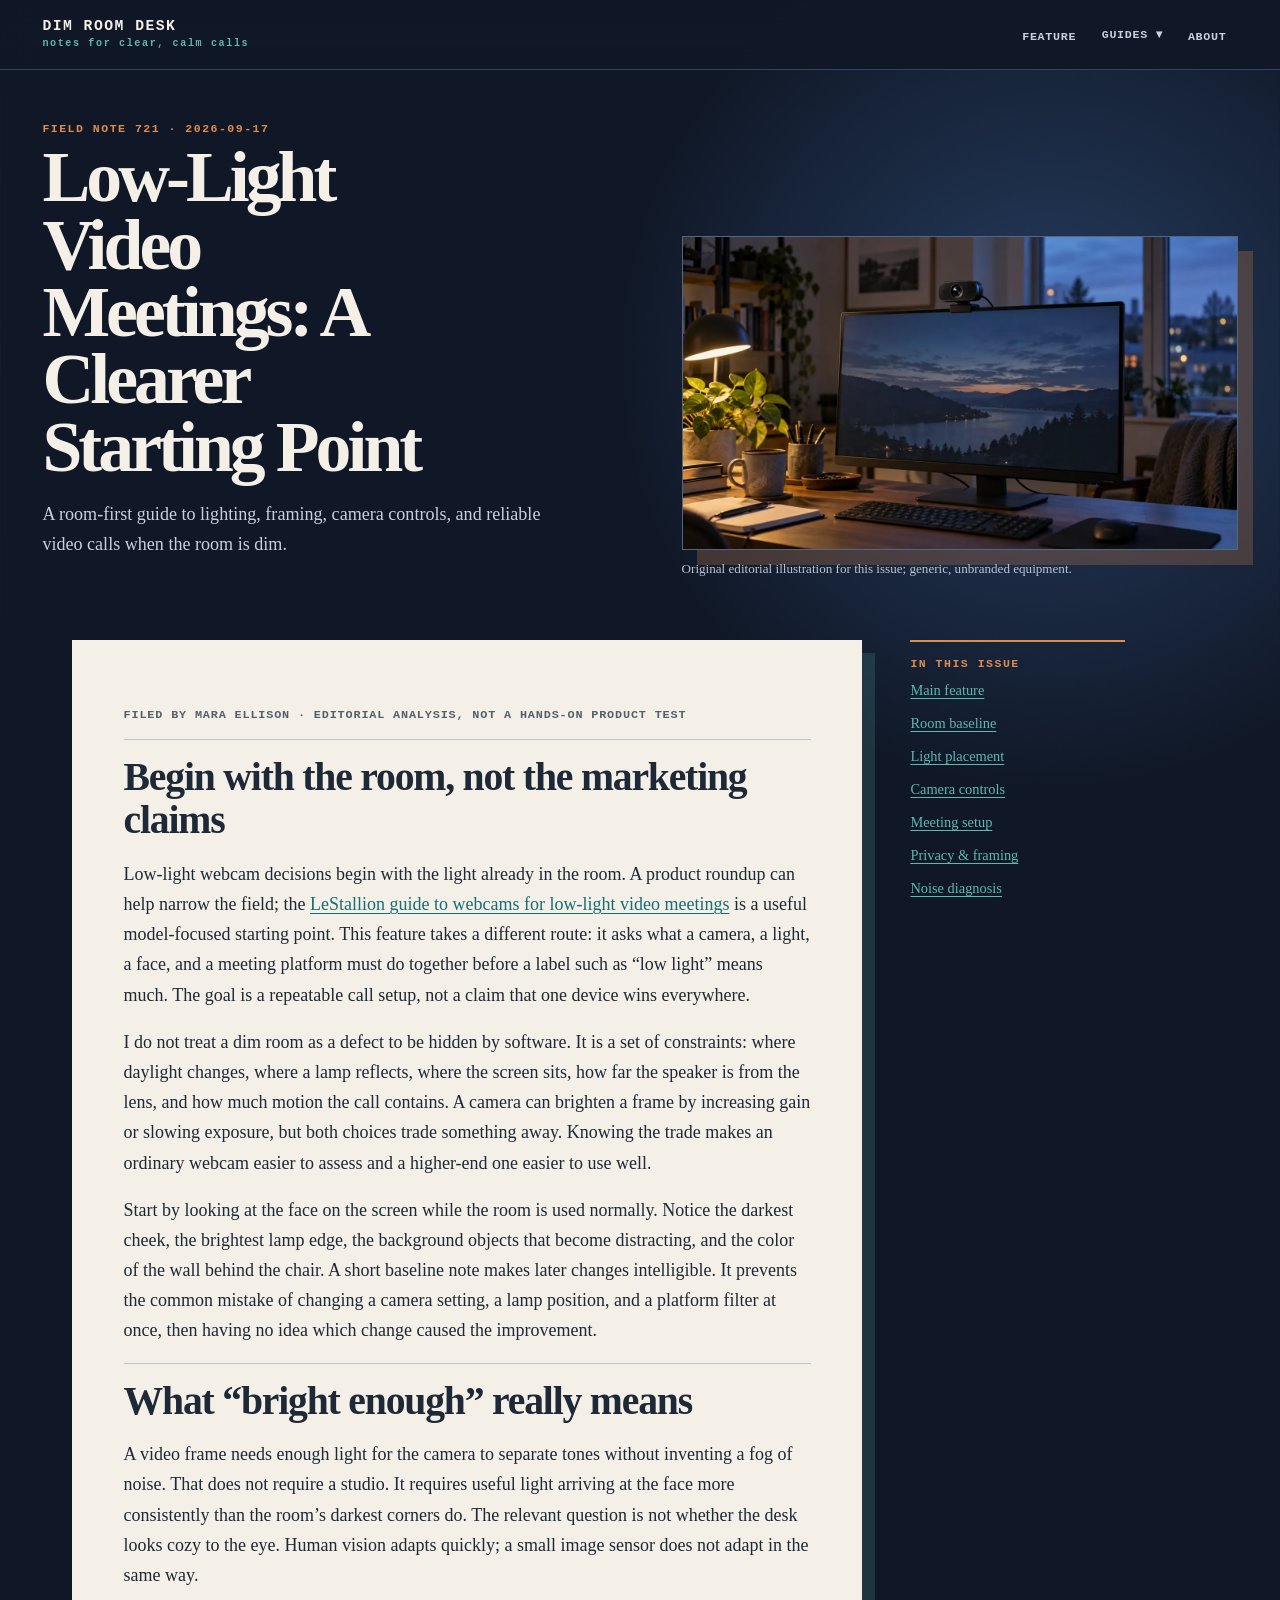
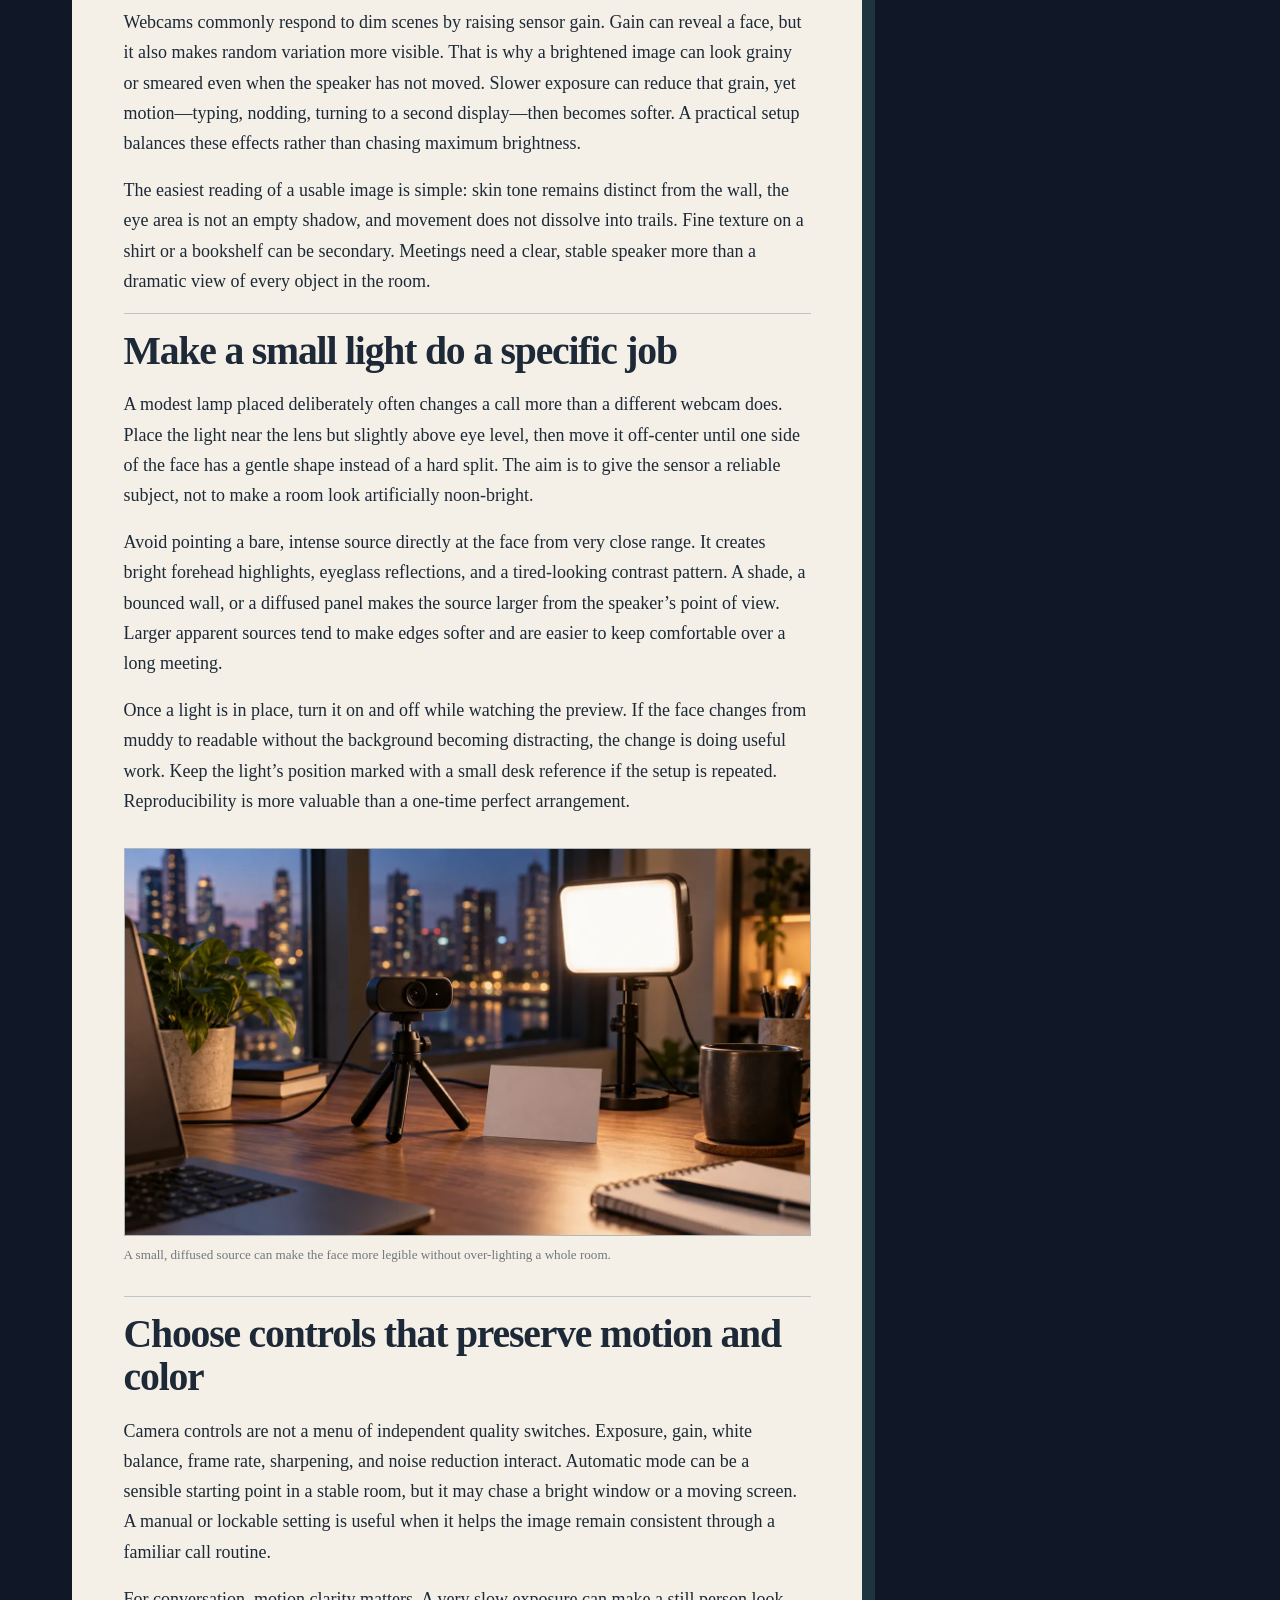
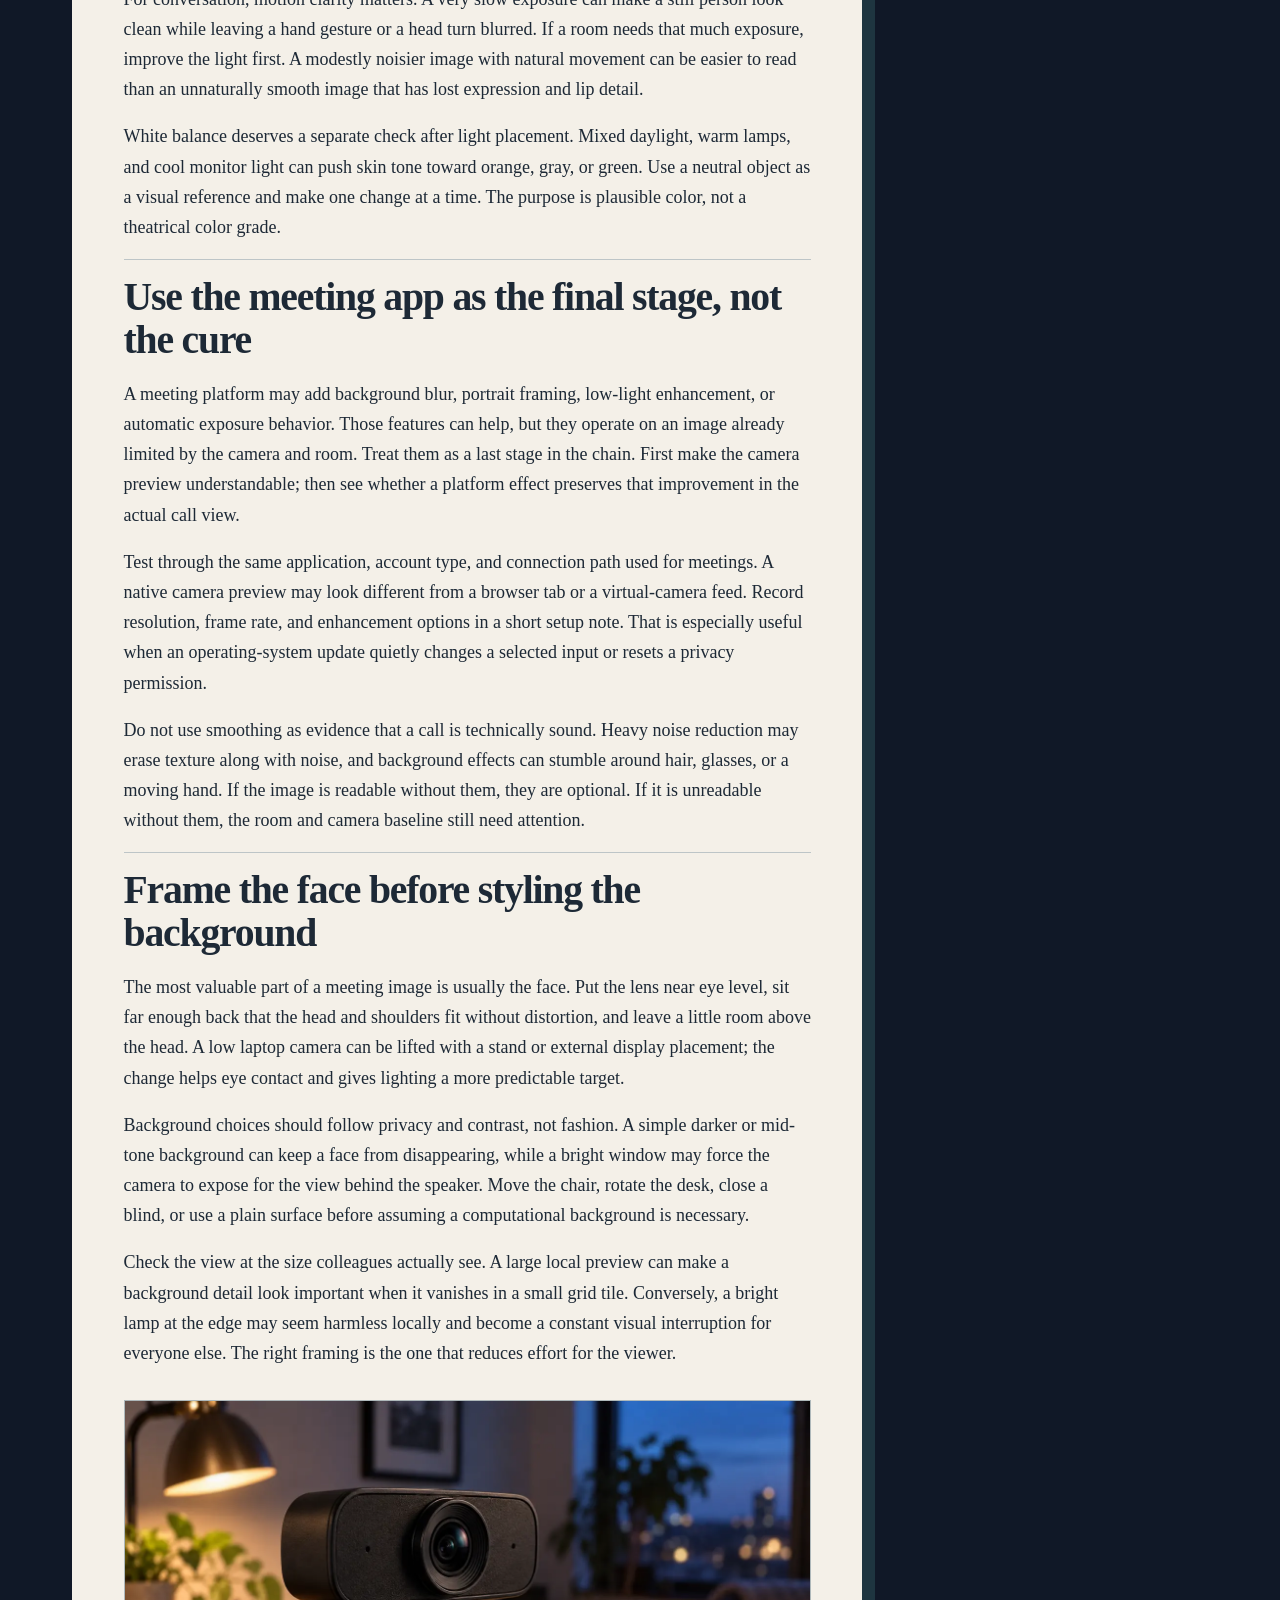
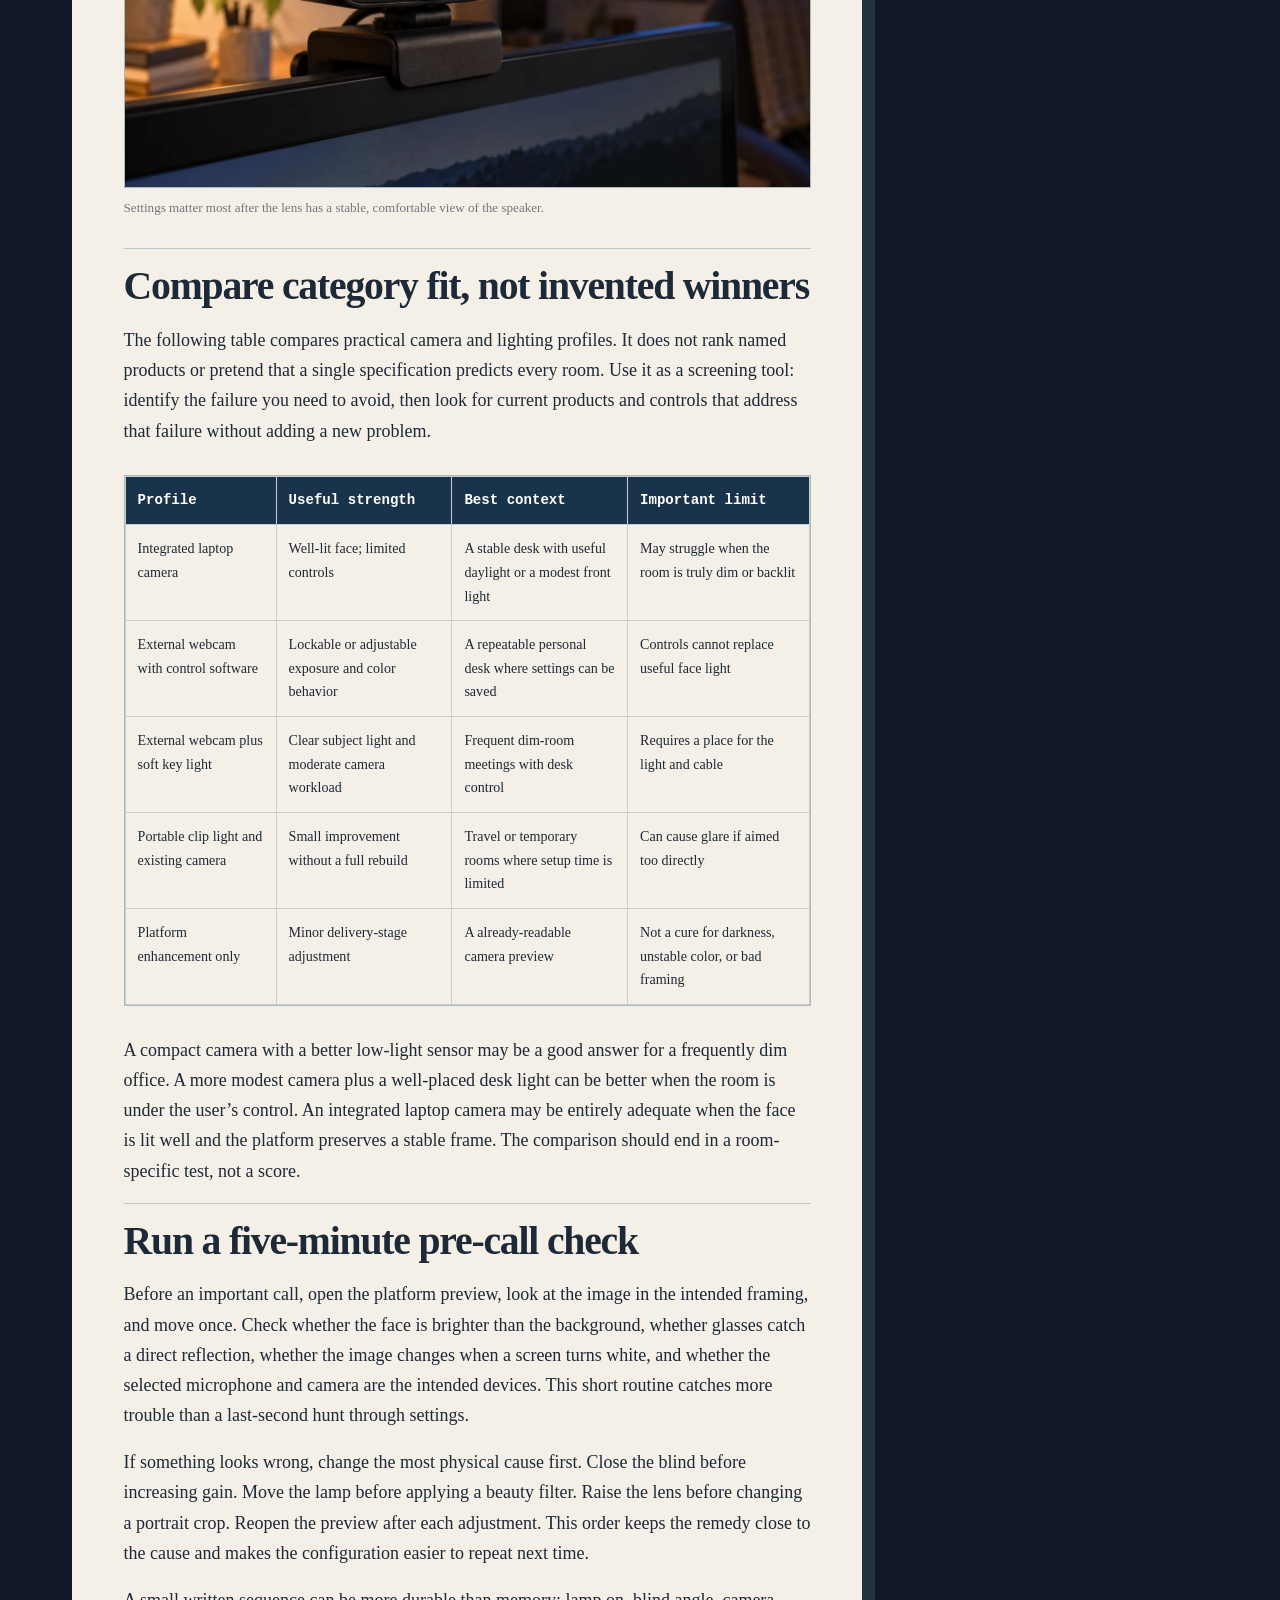
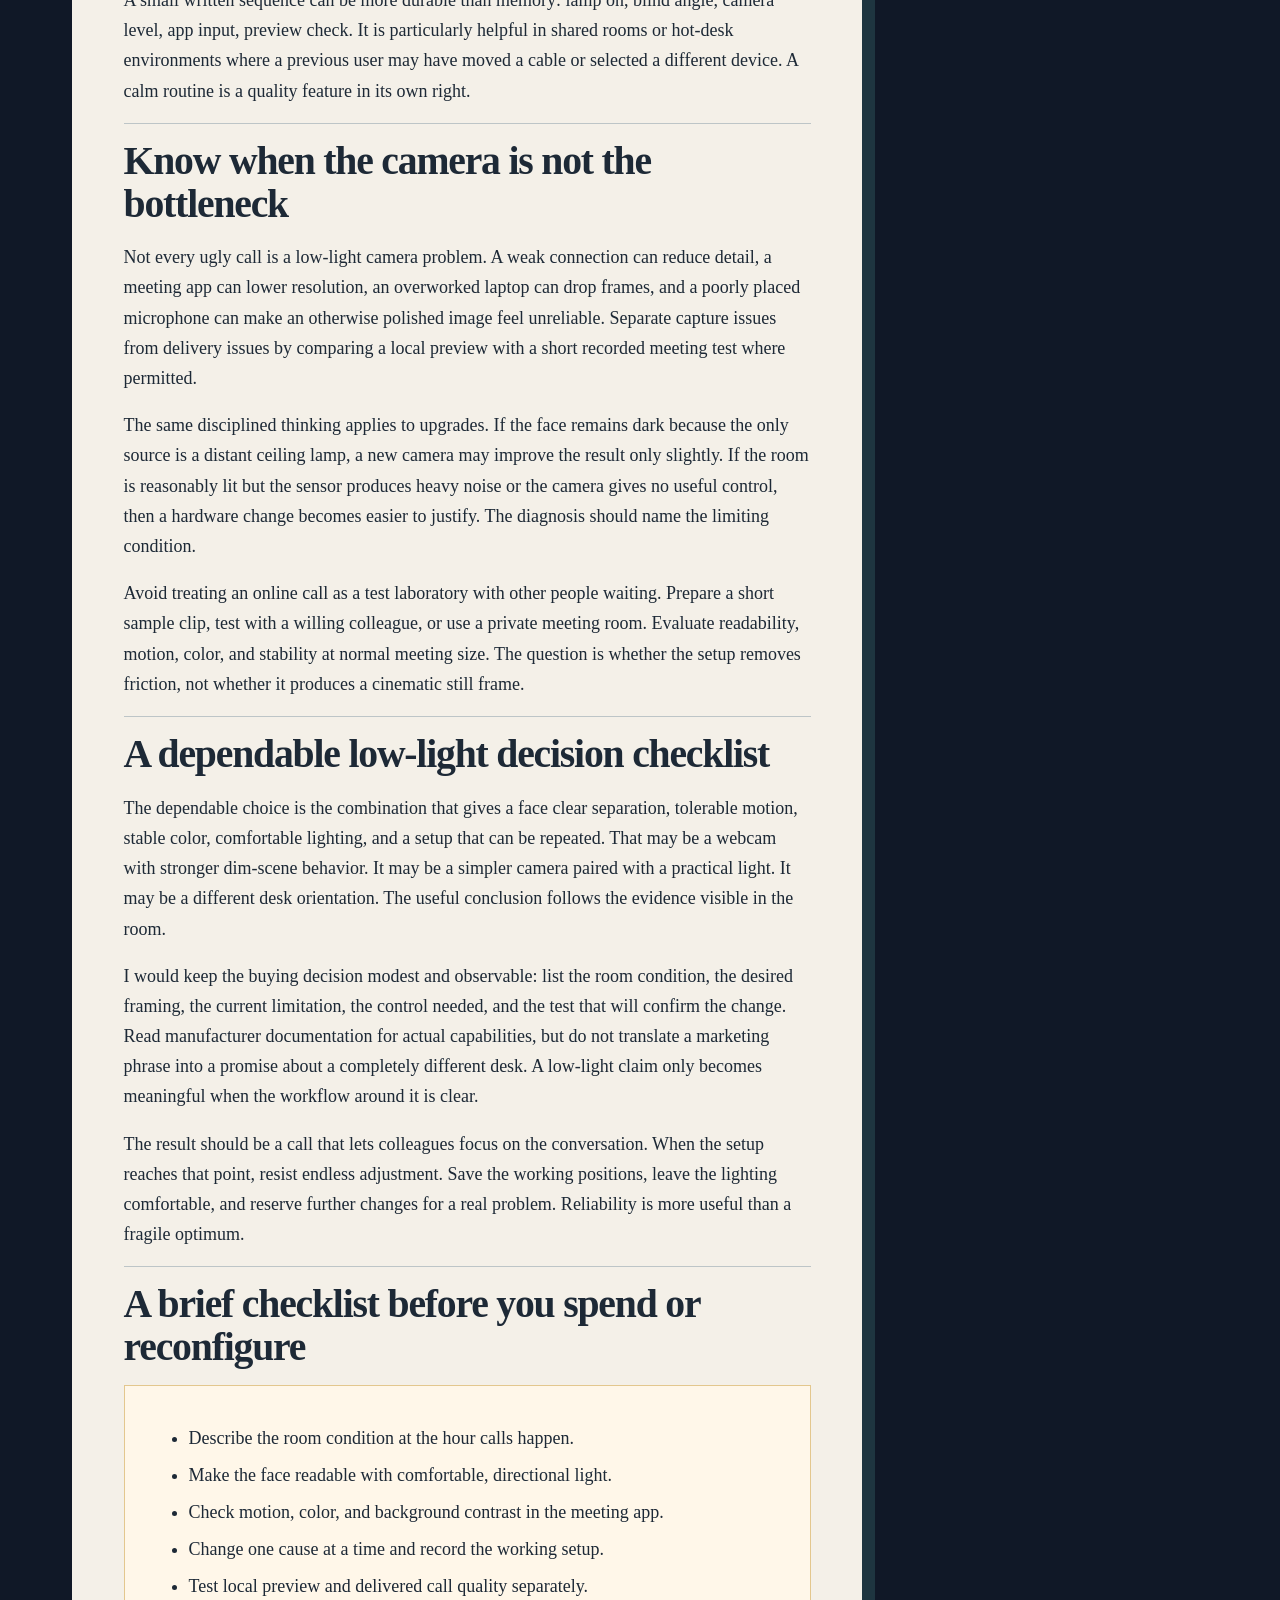
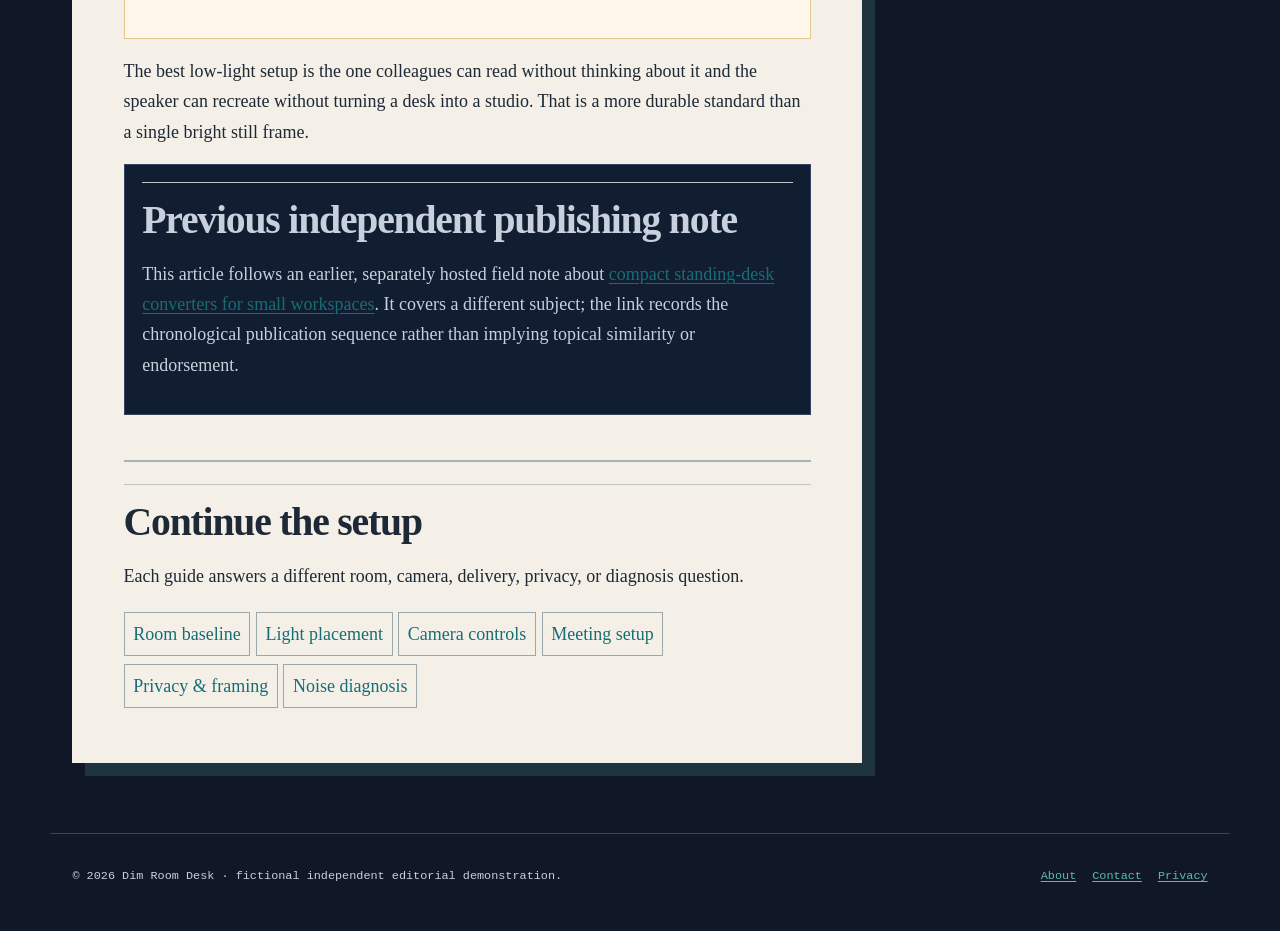
<file: index.html>
<!doctype html><html lang="en"><head><meta charset="utf-8"><meta name="viewport" content="width=device-width,initial-scale=1"><title>Low-Light Video Meetings: A Clearer Starting Point | Dim Room Desk</title><meta name="description" content="A room-first guide to lighting, framing, camera controls, and reliable video calls when the room is dim."><link rel="canonical" href="https://armaragex.github.io/lestallion-webcam-low-light-video-meetings-721/index.html"><meta property="og:type" content="article"><meta property="og:title" content="Low-Light Video Meetings: A Clearer Starting Point"><meta property="og:description" content="A room-first guide to lighting, framing, camera controls, and reliable video calls when the room is dim."><meta property="og:url" content="https://armaragex.github.io/lestallion-webcam-low-light-video-meetings-721/index.html"><meta property="og:image" content="https://armaragex.github.io/lestallion-webcam-low-light-video-meetings-721/blue-hour-webcam-desk.webp"><script type="application/ld+json">{"@context":"https://schema.org","@type":"Article","headline":"Low-Light Video Meetings: A Clearer Starting Point","description":"A room-first guide to lighting, framing, camera controls, and reliable video calls when the room is dim.","datePublished":"2026-09-17","dateModified":"2026-09-17","author":{"@type":"Person","name":"Mara Ellison"},"publisher":{"@type":"Organization","name":"Dim Room Desk"},"mainEntityOfPage":"https://armaragex.github.io/lestallion-webcam-low-light-video-meetings-721/index.html"}</script><link rel="stylesheet" href="style.css"><script defer src="site.js"></script></head><body><a class="skip" href="#content">Skip to article</a><header class="mast"><div class="mast-in"><a class="brand" href="index.html">DIM ROOM DESK<span>notes for clear, calm calls</span></a><button class="nav-toggle" aria-expanded="false" aria-controls="primary-nav">Menu</button><nav class="nav" id="primary-nav" aria-label="Primary navigation"><ul><li><a href="index.html">Feature</a></li><li class="dropdown"><button class="dropbtn" aria-expanded="false">Guides ▾</button><ul class="dropdown-menu"><li><a href="ambient-light-baseline.html">Room baseline</a></li><li><a href="lighting-placement.html">Light placement</a></li><li><a href="webcam-controls.html">Camera controls</a></li><li><a href="meeting-platform-setup.html">Meeting setup</a></li><li><a href="privacy-framing.html">Privacy &amp; framing</a></li><li><a href="troubleshooting-noise.html">Noise diagnosis</a></li></ul></li><li><a href="about.html">About</a></li></ul></nav></div></header><section class="hero"><div><div class="eyebrow">Field note 721 · 2026-09-17</div><h1>Low-Light Video Meetings: A Clearer Starting Point</h1><p class="dek">A room-first guide to lighting, framing, camera controls, and reliable video calls when the room is dim.</p></div><figure class="hero-figure"><img class="" src="blue-hour-webcam-desk.webp" width="1400" height="788" alt="A generic webcam on a softly lit desk at blue hour" decoding="async"><figcaption>Original editorial illustration for this issue; generic, unbranded equipment.</figcaption></figure></section><main id="content" class="page"><article class="article"><p class="byline">Filed by Mara Ellison · editorial analysis, not a hands-on product test</p><section><h2>Begin with the room, not the marketing claims</h2><p>Low-light webcam decisions begin with the light already in the room. A product roundup can help narrow the field; the <a href="https://lestallion.com/blogs/product-reviews/best-webcam-for-low-light-conditions-video-meetings">LeStallion guide to webcams for low-light video meetings</a> is a useful model-focused starting point. This feature takes a different route: it asks what a camera, a light, a face, and a meeting platform must do together before a label such as “low light” means much. The goal is a repeatable call setup, not a claim that one device wins everywhere.</p><p>I do not treat a dim room as a defect to be hidden by software. It is a set of constraints: where daylight changes, where a lamp reflects, where the screen sits, how far the speaker is from the lens, and how much motion the call contains. A camera can brighten a frame by increasing gain or slowing exposure, but both choices trade something away. Knowing the trade makes an ordinary webcam easier to assess and a higher-end one easier to use well.</p><p>Start by looking at the face on the screen while the room is used normally. Notice the darkest cheek, the brightest lamp edge, the background objects that become distracting, and the color of the wall behind the chair. A short baseline note makes later changes intelligible. It prevents the common mistake of changing a camera setting, a lamp position, and a platform filter at once, then having no idea which change caused the improvement.</p></section><section><h2>What “bright enough” really means</h2><p>A video frame needs enough light for the camera to separate tones without inventing a fog of noise. That does not require a studio. It requires useful light arriving at the face more consistently than the room’s darkest corners do. The relevant question is not whether the desk looks cozy to the eye. Human vision adapts quickly; a small image sensor does not adapt in the same way.</p><p>Webcams commonly respond to dim scenes by raising sensor gain. Gain can reveal a face, but it also makes random variation more visible. That is why a brightened image can look grainy or smeared even when the speaker has not moved. Slower exposure can reduce that grain, yet motion—typing, nodding, turning to a second display—then becomes softer. A practical setup balances these effects rather than chasing maximum brightness.</p><p>The easiest reading of a usable image is simple: skin tone remains distinct from the wall, the eye area is not an empty shadow, and movement does not dissolve into trails. Fine texture on a shirt or a bookshelf can be secondary. Meetings need a clear, stable speaker more than a dramatic view of every object in the room.</p></section><section><h2>Make a small light do a specific job</h2><p>A modest lamp placed deliberately often changes a call more than a different webcam does. Place the light near the lens but slightly above eye level, then move it off-center until one side of the face has a gentle shape instead of a hard split. The aim is to give the sensor a reliable subject, not to make a room look artificially noon-bright.</p><p>Avoid pointing a bare, intense source directly at the face from very close range. It creates bright forehead highlights, eyeglass reflections, and a tired-looking contrast pattern. A shade, a bounced wall, or a diffused panel makes the source larger from the speaker’s point of view. Larger apparent sources tend to make edges softer and are easier to keep comfortable over a long meeting.</p><p>Once a light is in place, turn it on and off while watching the preview. If the face changes from muddy to readable without the background becoming distracting, the change is doing useful work. Keep the light’s position marked with a small desk reference if the setup is repeated. Reproducibility is more valuable than a one-time perfect arrangement.</p></section><figure class="article-figure"><img class="" src="soft-key-light-workflow.webp" width="1400" height="788" alt="A generic webcam and soft desk light prepared for a video call" decoding="async"><figcaption>A small, diffused source can make the face more legible without over-lighting a whole room.</figcaption></figure><section><h2>Choose controls that preserve motion and color</h2><p>Camera controls are not a menu of independent quality switches. Exposure, gain, white balance, frame rate, sharpening, and noise reduction interact. Automatic mode can be a sensible starting point in a stable room, but it may chase a bright window or a moving screen. A manual or lockable setting is useful when it helps the image remain consistent through a familiar call routine.</p><p>For conversation, motion clarity matters. A very slow exposure can make a still person look clean while leaving a hand gesture or a head turn blurred. If a room needs that much exposure, improve the light first. A modestly noisier image with natural movement can be easier to read than an unnaturally smooth image that has lost expression and lip detail.</p><p>White balance deserves a separate check after light placement. Mixed daylight, warm lamps, and cool monitor light can push skin tone toward orange, gray, or green. Use a neutral object as a visual reference and make one change at a time. The purpose is plausible color, not a theatrical color grade.</p></section><section><h2>Use the meeting app as the final stage, not the cure</h2><p>A meeting platform may add background blur, portrait framing, low-light enhancement, or automatic exposure behavior. Those features can help, but they operate on an image already limited by the camera and room. Treat them as a last stage in the chain. First make the camera preview understandable; then see whether a platform effect preserves that improvement in the actual call view.</p><p>Test through the same application, account type, and connection path used for meetings. A native camera preview may look different from a browser tab or a virtual-camera feed. Record resolution, frame rate, and enhancement options in a short setup note. That is especially useful when an operating-system update quietly changes a selected input or resets a privacy permission.</p><p>Do not use smoothing as evidence that a call is technically sound. Heavy noise reduction may erase texture along with noise, and background effects can stumble around hair, glasses, or a moving hand. If the image is readable without them, they are optional. If it is unreadable without them, the room and camera baseline still need attention.</p></section><section><h2>Frame the face before styling the background</h2><p>The most valuable part of a meeting image is usually the face. Put the lens near eye level, sit far enough back that the head and shoulders fit without distortion, and leave a little room above the head. A low laptop camera can be lifted with a stand or external display placement; the change helps eye contact and gives lighting a more predictable target.</p><p>Background choices should follow privacy and contrast, not fashion. A simple darker or mid-tone background can keep a face from disappearing, while a bright window may force the camera to expose for the view behind the speaker. Move the chair, rotate the desk, close a blind, or use a plain surface before assuming a computational background is necessary.</p><p>Check the view at the size colleagues actually see. A large local preview can make a background detail look important when it vanishes in a small grid tile. Conversely, a bright lamp at the edge may seem harmless locally and become a constant visual interruption for everyone else. The right framing is the one that reduces effort for the viewer.</p></section><figure class="article-figure"><img class="" src="webcam-lens-detail.webp" width="1400" height="788" alt="A generic webcam lens above a monitor in a dim home office" decoding="async"><figcaption>Settings matter most after the lens has a stable, comfortable view of the speaker.</figcaption></figure><section><h2>Compare category fit, not invented winners</h2><p>The following table compares practical camera and lighting profiles. It does not rank named products or pretend that a single specification predicts every room. Use it as a screening tool: identify the failure you need to avoid, then look for current products and controls that address that failure without adding a new problem.</p><div class="table-wrap" tabindex="0" aria-label="Scrollable low-light setup comparison"><div class="table-cue">Swipe or use arrow keys to view all columns →</div><table><thead><tr><th scope="col">Profile</th><th scope="col">Useful strength</th><th scope="col">Best context</th><th scope="col">Important limit</th></tr></thead><tbody><tr><td>Integrated laptop camera</td><td>Well-lit face; limited controls</td><td>A stable desk with useful daylight or a modest front light</td><td>May struggle when the room is truly dim or backlit</td></tr><tr><td>External webcam with control software</td><td>Lockable or adjustable exposure and color behavior</td><td>A repeatable personal desk where settings can be saved</td><td>Controls cannot replace useful face light</td></tr><tr><td>External webcam plus soft key light</td><td>Clear subject light and moderate camera workload</td><td>Frequent dim-room meetings with desk control</td><td>Requires a place for the light and cable</td></tr><tr><td>Portable clip light and existing camera</td><td>Small improvement without a full rebuild</td><td>Travel or temporary rooms where setup time is limited</td><td>Can cause glare if aimed too directly</td></tr><tr><td>Platform enhancement only</td><td>Minor delivery-stage adjustment</td><td>A already-readable camera preview</td><td>Not a cure for darkness, unstable color, or bad framing</td></tr></tbody></table></div><p>A compact camera with a better low-light sensor may be a good answer for a frequently dim office. A more modest camera plus a well-placed desk light can be better when the room is under the user’s control. An integrated laptop camera may be entirely adequate when the face is lit well and the platform preserves a stable frame. The comparison should end in a room-specific test, not a score.</p></section><section><h2>Run a five-minute pre-call check</h2><p>Before an important call, open the platform preview, look at the image in the intended framing, and move once. Check whether the face is brighter than the background, whether glasses catch a direct reflection, whether the image changes when a screen turns white, and whether the selected microphone and camera are the intended devices. This short routine catches more trouble than a last-second hunt through settings.</p><p>If something looks wrong, change the most physical cause first. Close the blind before increasing gain. Move the lamp before applying a beauty filter. Raise the lens before changing a portrait crop. Reopen the preview after each adjustment. This order keeps the remedy close to the cause and makes the configuration easier to repeat next time.</p><p>A small written sequence can be more durable than memory: lamp on, blind angle, camera level, app input, preview check. It is particularly helpful in shared rooms or hot-desk environments where a previous user may have moved a cable or selected a different device. A calm routine is a quality feature in its own right.</p></section><section><h2>Know when the camera is not the bottleneck</h2><p>Not every ugly call is a low-light camera problem. A weak connection can reduce detail, a meeting app can lower resolution, an overworked laptop can drop frames, and a poorly placed microphone can make an otherwise polished image feel unreliable. Separate capture issues from delivery issues by comparing a local preview with a short recorded meeting test where permitted.</p><p>The same disciplined thinking applies to upgrades. If the face remains dark because the only source is a distant ceiling lamp, a new camera may improve the result only slightly. If the room is reasonably lit but the sensor produces heavy noise or the camera gives no useful control, then a hardware change becomes easier to justify. The diagnosis should name the limiting condition.</p><p>Avoid treating an online call as a test laboratory with other people waiting. Prepare a short sample clip, test with a willing colleague, or use a private meeting room. Evaluate readability, motion, color, and stability at normal meeting size. The question is whether the setup removes friction, not whether it produces a cinematic still frame.</p></section><section><h2>A dependable low-light decision checklist</h2><p>The dependable choice is the combination that gives a face clear separation, tolerable motion, stable color, comfortable lighting, and a setup that can be repeated. That may be a webcam with stronger dim-scene behavior. It may be a simpler camera paired with a practical light. It may be a different desk orientation. The useful conclusion follows the evidence visible in the room.</p><p>I would keep the buying decision modest and observable: list the room condition, the desired framing, the current limitation, the control needed, and the test that will confirm the change. Read manufacturer documentation for actual capabilities, but do not translate a marketing phrase into a promise about a completely different desk. A low-light claim only becomes meaningful when the workflow around it is clear.</p><p>The result should be a call that lets colleagues focus on the conversation. When the setup reaches that point, resist endless adjustment. Save the working positions, leave the lighting comfortable, and reserve further changes for a real problem. Reliability is more useful than a fragile optimum.</p></section><section><h2>A brief checklist before you spend or reconfigure</h2><div class="checklist"><ul><li>Describe the room condition at the hour calls happen.</li><li>Make the face readable with comfortable, directional light.</li><li>Check motion, color, and background contrast in the meeting app.</li><li>Change one cause at a time and record the working setup.</li><li>Test local preview and delivered call quality separately.</li></ul></div><p>The best low-light setup is the one colleagues can read without thinking about it and the speaker can recreate without turning a desk into a studio. That is a more durable standard than a single bright still frame.</p></section><section class="notice publication-trail"><h2>Previous independent publishing note</h2><p>This article follows an earlier, separately hosted field note about <a href="https://storage.googleapis.com/yacss-gcp-lestallion/lestallion/affiliate-backlinks/row720-standing-desk-converter-small-apartment-desk/index.html">compact standing-desk converters for small workspaces</a>. It covers a different subject; the link records the chronological publication sequence rather than implying topical similarity or endorsement.</p></section><aside class="guide-mesh"><h2>Continue the setup</h2><p>Each guide answers a different room, camera, delivery, privacy, or diagnosis question.</p><a href="ambient-light-baseline.html">Room baseline</a><a href="lighting-placement.html">Light placement</a><a href="webcam-controls.html">Camera controls</a><a href="meeting-platform-setup.html">Meeting setup</a><a href="privacy-framing.html">Privacy &amp; framing</a><a href="troubleshooting-noise.html">Noise diagnosis</a></aside></article><aside class="rail"><div class="rail-label">In this issue</div><a href="index.html">Main feature</a><a href="ambient-light-baseline.html">Room baseline</a><a href="lighting-placement.html">Light placement</a><a href="webcam-controls.html">Camera controls</a><a href="meeting-platform-setup.html">Meeting setup</a><a href="privacy-framing.html">Privacy &amp; framing</a><a href="troubleshooting-noise.html">Noise diagnosis</a></aside></main><footer class="foot"><span>© 2026 Dim Room Desk · fictional independent editorial demonstration.</span><nav><a href="about.html">About</a><a href="contact.html">Contact</a><a href="privacy.html">Privacy</a></nav></footer></body></html>
</file>
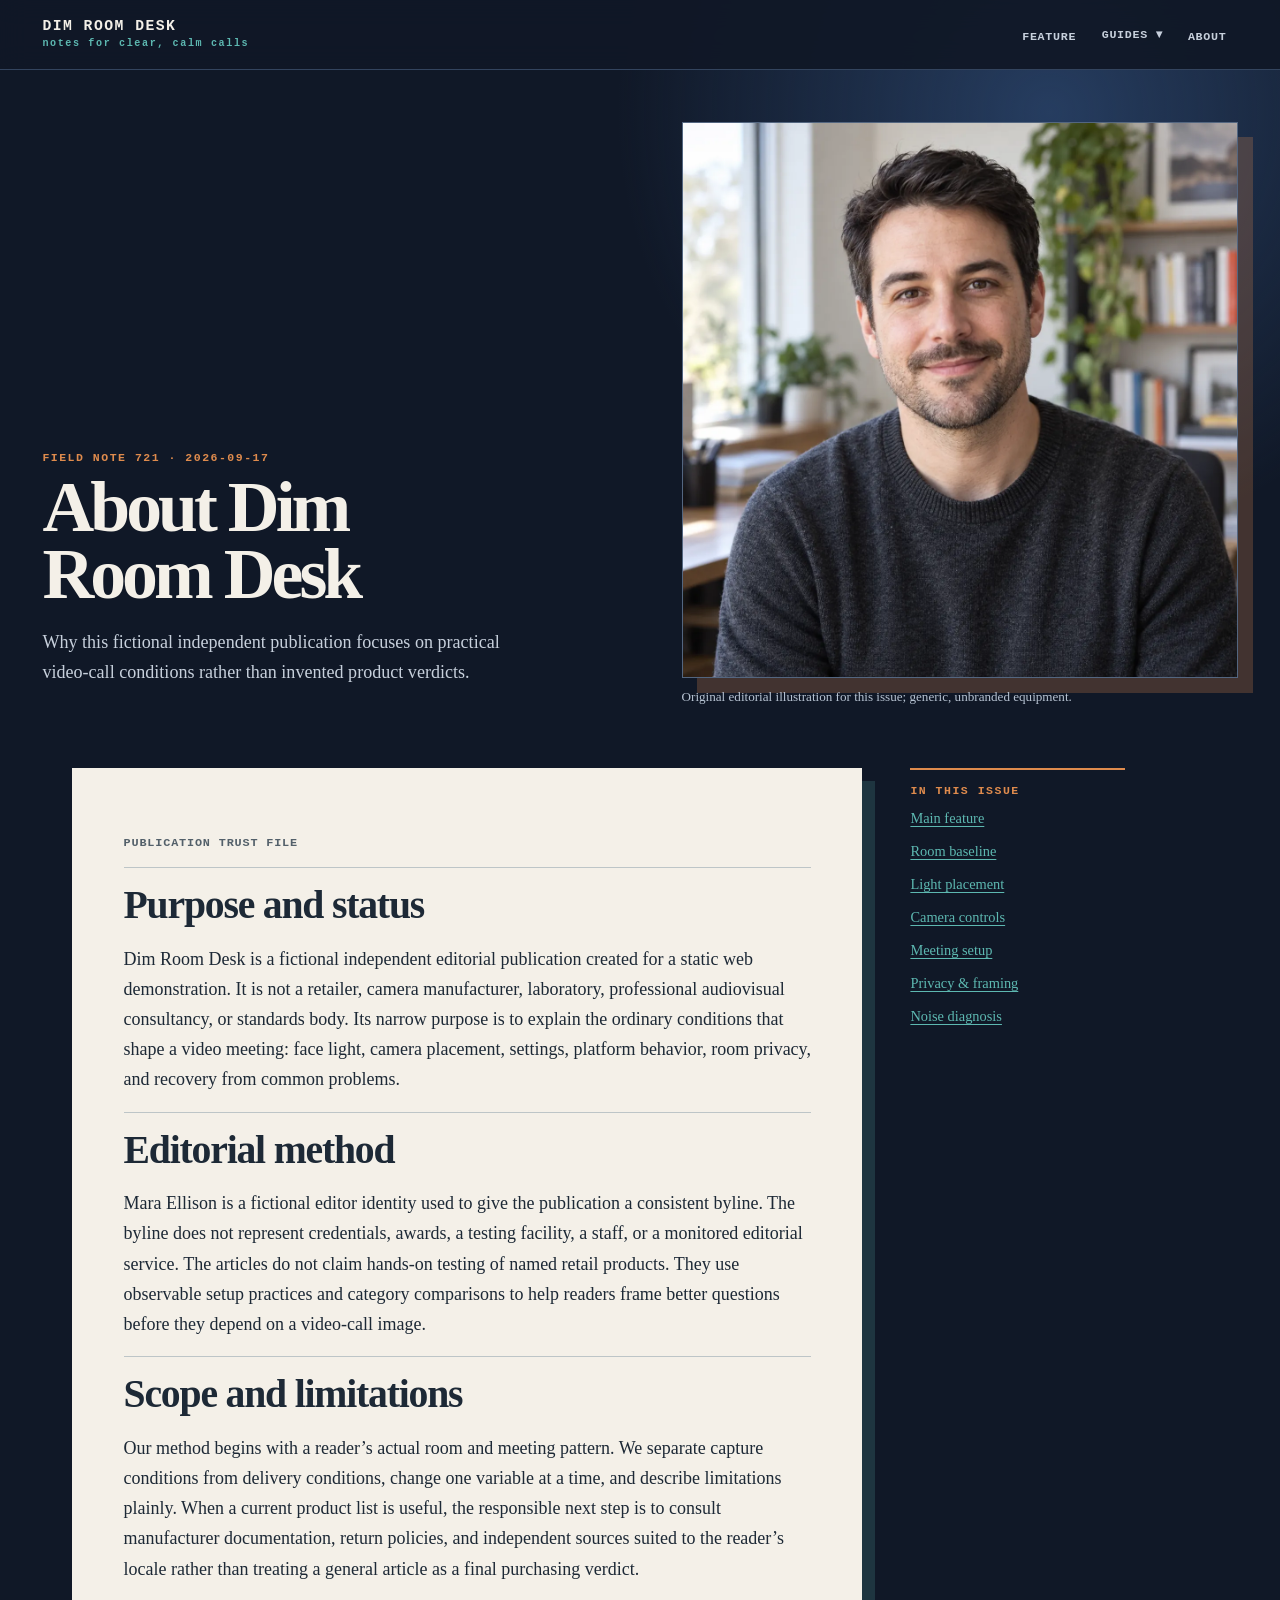
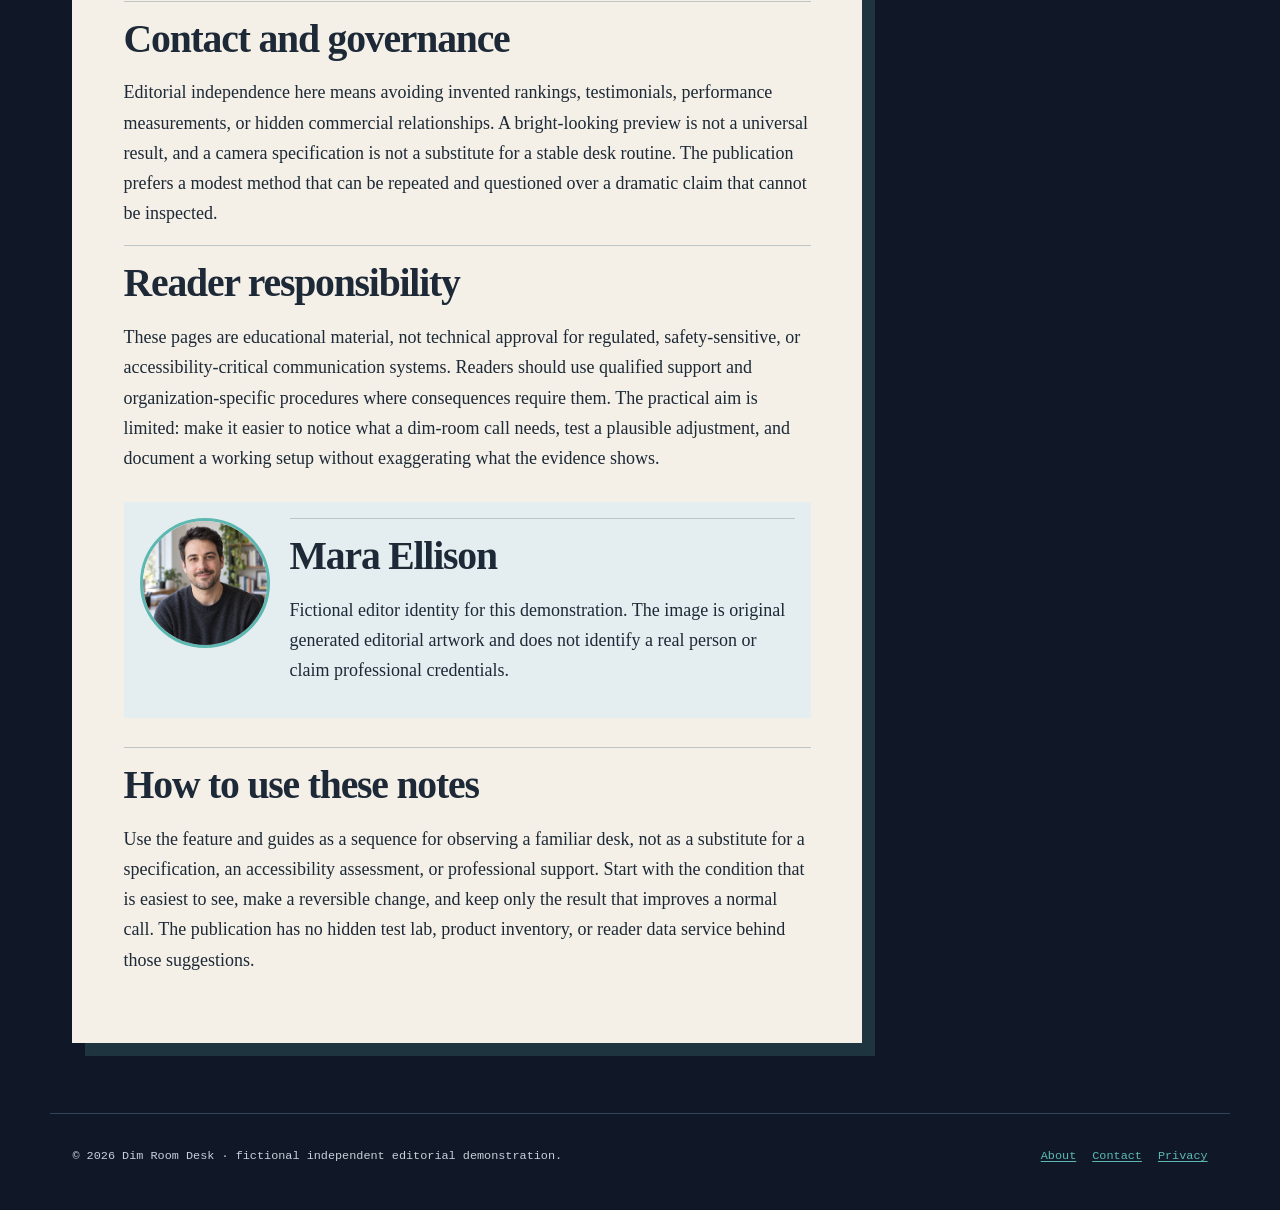
<file: about.html>
<!doctype html><html lang="en"><head><meta charset="utf-8"><meta name="viewport" content="width=device-width,initial-scale=1"><title>About Dim Room Desk | Dim Room Desk</title><meta name="description" content="Why this fictional independent publication focuses on practical video-call conditions rather than invented product verdicts."><link rel="canonical" href="https://armaragex.github.io/lestallion-webcam-low-light-video-meetings-721/about.html"><meta property="og:type" content="article"><meta property="og:title" content="About Dim Room Desk"><meta property="og:description" content="Why this fictional independent publication focuses on practical video-call conditions rather than invented product verdicts."><meta property="og:url" content="https://armaragex.github.io/lestallion-webcam-low-light-video-meetings-721/about.html"><meta property="og:image" content="https://armaragex.github.io/lestallion-webcam-low-light-video-meetings-721/mara-ellison-editor.webp"><script type="application/ld+json">{"@context":"https://schema.org","@type":"Article","headline":"About Dim Room Desk","description":"Why this fictional independent publication focuses on practical video-call conditions rather than invented product verdicts.","datePublished":"2026-09-17","dateModified":"2026-09-17","author":{"@type":"Person","name":"Mara Ellison"},"publisher":{"@type":"Organization","name":"Dim Room Desk"},"mainEntityOfPage":"https://armaragex.github.io/lestallion-webcam-low-light-video-meetings-721/about.html"}</script><link rel="stylesheet" href="style.css"><script defer src="site.js"></script></head><body><a class="skip" href="#content">Skip to article</a><header class="mast"><div class="mast-in"><a class="brand" href="index.html">DIM ROOM DESK<span>notes for clear, calm calls</span></a><button class="nav-toggle" aria-expanded="false" aria-controls="primary-nav">Menu</button><nav class="nav" id="primary-nav" aria-label="Primary navigation"><ul><li><a href="index.html">Feature</a></li><li class="dropdown"><button class="dropbtn" aria-expanded="false">Guides ▾</button><ul class="dropdown-menu"><li><a href="ambient-light-baseline.html">Room baseline</a></li><li><a href="lighting-placement.html">Light placement</a></li><li><a href="webcam-controls.html">Camera controls</a></li><li><a href="meeting-platform-setup.html">Meeting setup</a></li><li><a href="privacy-framing.html">Privacy &amp; framing</a></li><li><a href="troubleshooting-noise.html">Noise diagnosis</a></li></ul></li><li><a href="about.html">About</a></li></ul></nav></div></header><section class="hero"><div><div class="eyebrow">Field note 721 · 2026-09-17</div><h1>About Dim Room Desk</h1><p class="dek">Why this fictional independent publication focuses on practical video-call conditions rather than invented product verdicts.</p></div><figure class="hero-figure"><img class="" src="mara-ellison-editor.webp" width="1254" height="1254" alt="Fictional editor portrait for Dim Room Desk" decoding="async"><figcaption>Original editorial illustration for this issue; generic, unbranded equipment.</figcaption></figure></section><main id="content" class="page"><article class="article"><p class="byline">Publication trust file</p><section><h2>Purpose and status</h2><p>Dim Room Desk is a fictional independent editorial publication created for a static web demonstration. It is not a retailer, camera manufacturer, laboratory, professional audiovisual consultancy, or standards body. Its narrow purpose is to explain the ordinary conditions that shape a video meeting: face light, camera placement, settings, platform behavior, room privacy, and recovery from common problems.</p></section><section><h2>Editorial method</h2><p>Mara Ellison is a fictional editor identity used to give the publication a consistent byline. The byline does not represent credentials, awards, a testing facility, a staff, or a monitored editorial service. The articles do not claim hands-on testing of named retail products. They use observable setup practices and category comparisons to help readers frame better questions before they depend on a video-call image.</p></section><section><h2>Scope and limitations</h2><p>Our method begins with a reader’s actual room and meeting pattern. We separate capture conditions from delivery conditions, change one variable at a time, and describe limitations plainly. When a current product list is useful, the responsible next step is to consult manufacturer documentation, return policies, and independent sources suited to the reader’s locale rather than treating a general article as a final purchasing verdict.</p></section><section><h2>Contact and governance</h2><p>Editorial independence here means avoiding invented rankings, testimonials, performance measurements, or hidden commercial relationships. A bright-looking preview is not a universal result, and a camera specification is not a substitute for a stable desk routine. The publication prefers a modest method that can be repeated and questioned over a dramatic claim that cannot be inspected.</p></section><section><h2>Reader responsibility</h2><p>These pages are educational material, not technical approval for regulated, safety-sensitive, or accessibility-critical communication systems. Readers should use qualified support and organization-specific procedures where consequences require them. The practical aim is limited: make it easier to notice what a dim-room call needs, test a plausible adjustment, and document a working setup without exaggerating what the evidence shows.</p></section><div class="author-card"><img class="avatar" src="mara-ellison-editor.webp" width="1254" height="1254" alt="Fictional editor Mara Ellison in a home office" decoding="async"><div><h2>Mara Ellison</h2><p>Fictional editor identity for this demonstration. The image is original generated editorial artwork and does not identify a real person or claim professional credentials.</p></div></div><section><h2>How to use these notes</h2><p>Use the feature and guides as a sequence for observing a familiar desk, not as a substitute for a specification, an accessibility assessment, or professional support. Start with the condition that is easiest to see, make a reversible change, and keep only the result that improves a normal call. The publication has no hidden test lab, product inventory, or reader data service behind those suggestions.</p></section></article><aside class="rail"><div class="rail-label">In this issue</div><a href="index.html">Main feature</a><a href="ambient-light-baseline.html">Room baseline</a><a href="lighting-placement.html">Light placement</a><a href="webcam-controls.html">Camera controls</a><a href="meeting-platform-setup.html">Meeting setup</a><a href="privacy-framing.html">Privacy &amp; framing</a><a href="troubleshooting-noise.html">Noise diagnosis</a></aside></main><footer class="foot"><span>© 2026 Dim Room Desk · fictional independent editorial demonstration.</span><nav><a href="about.html">About</a><a href="contact.html">Contact</a><a href="privacy.html">Privacy</a></nav></footer></body></html>
</file>
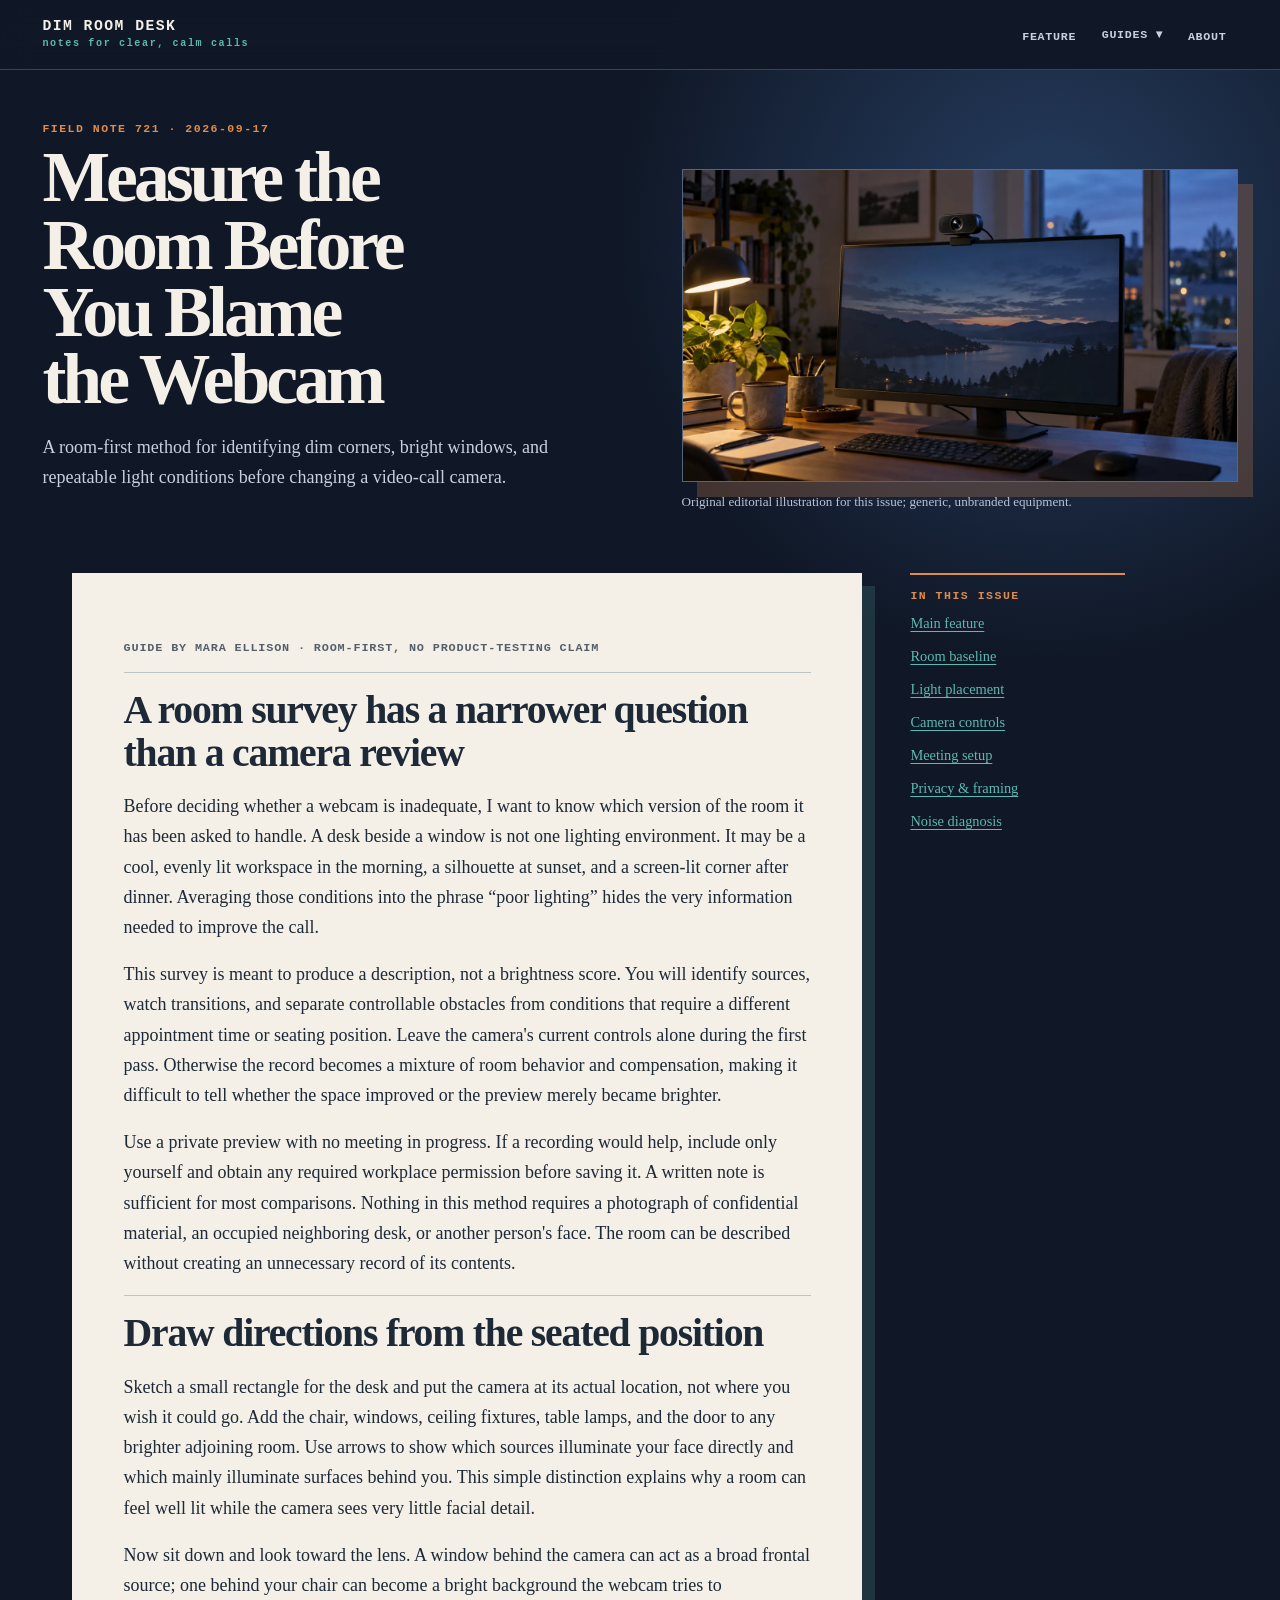
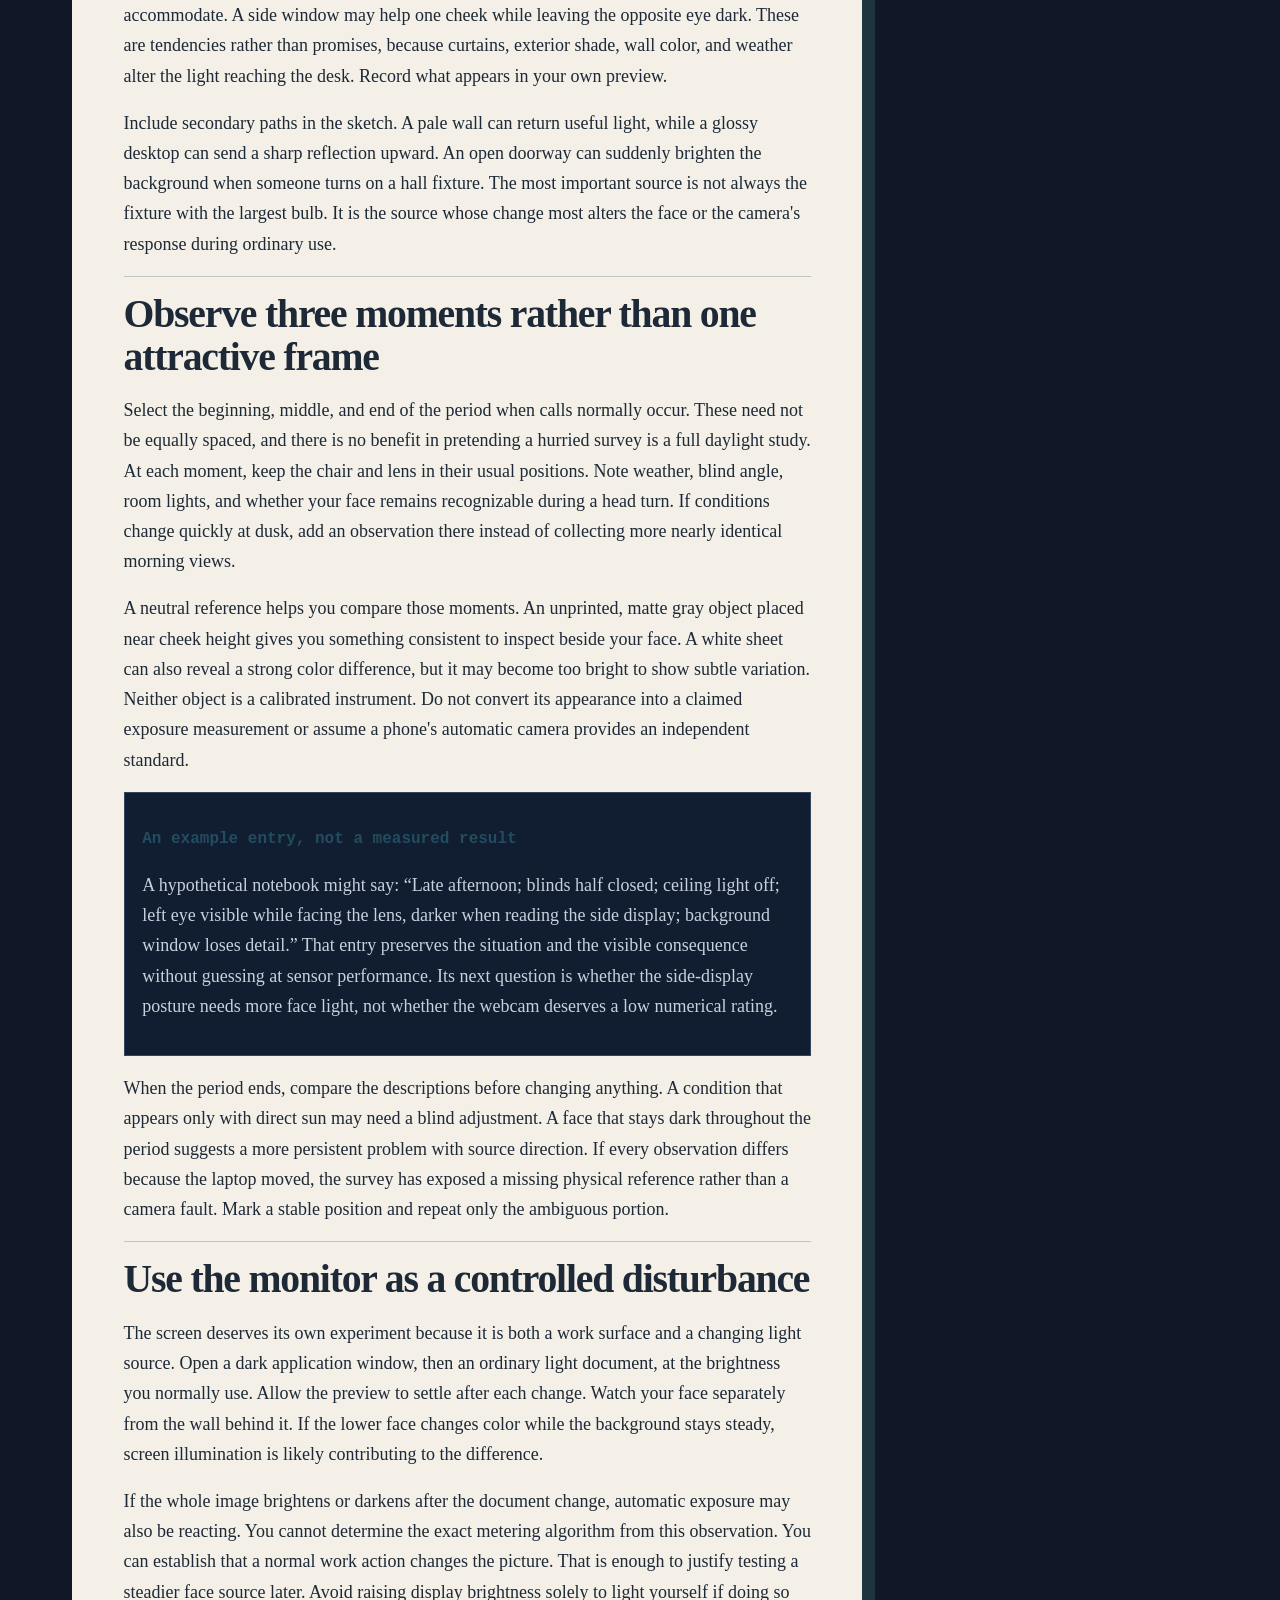
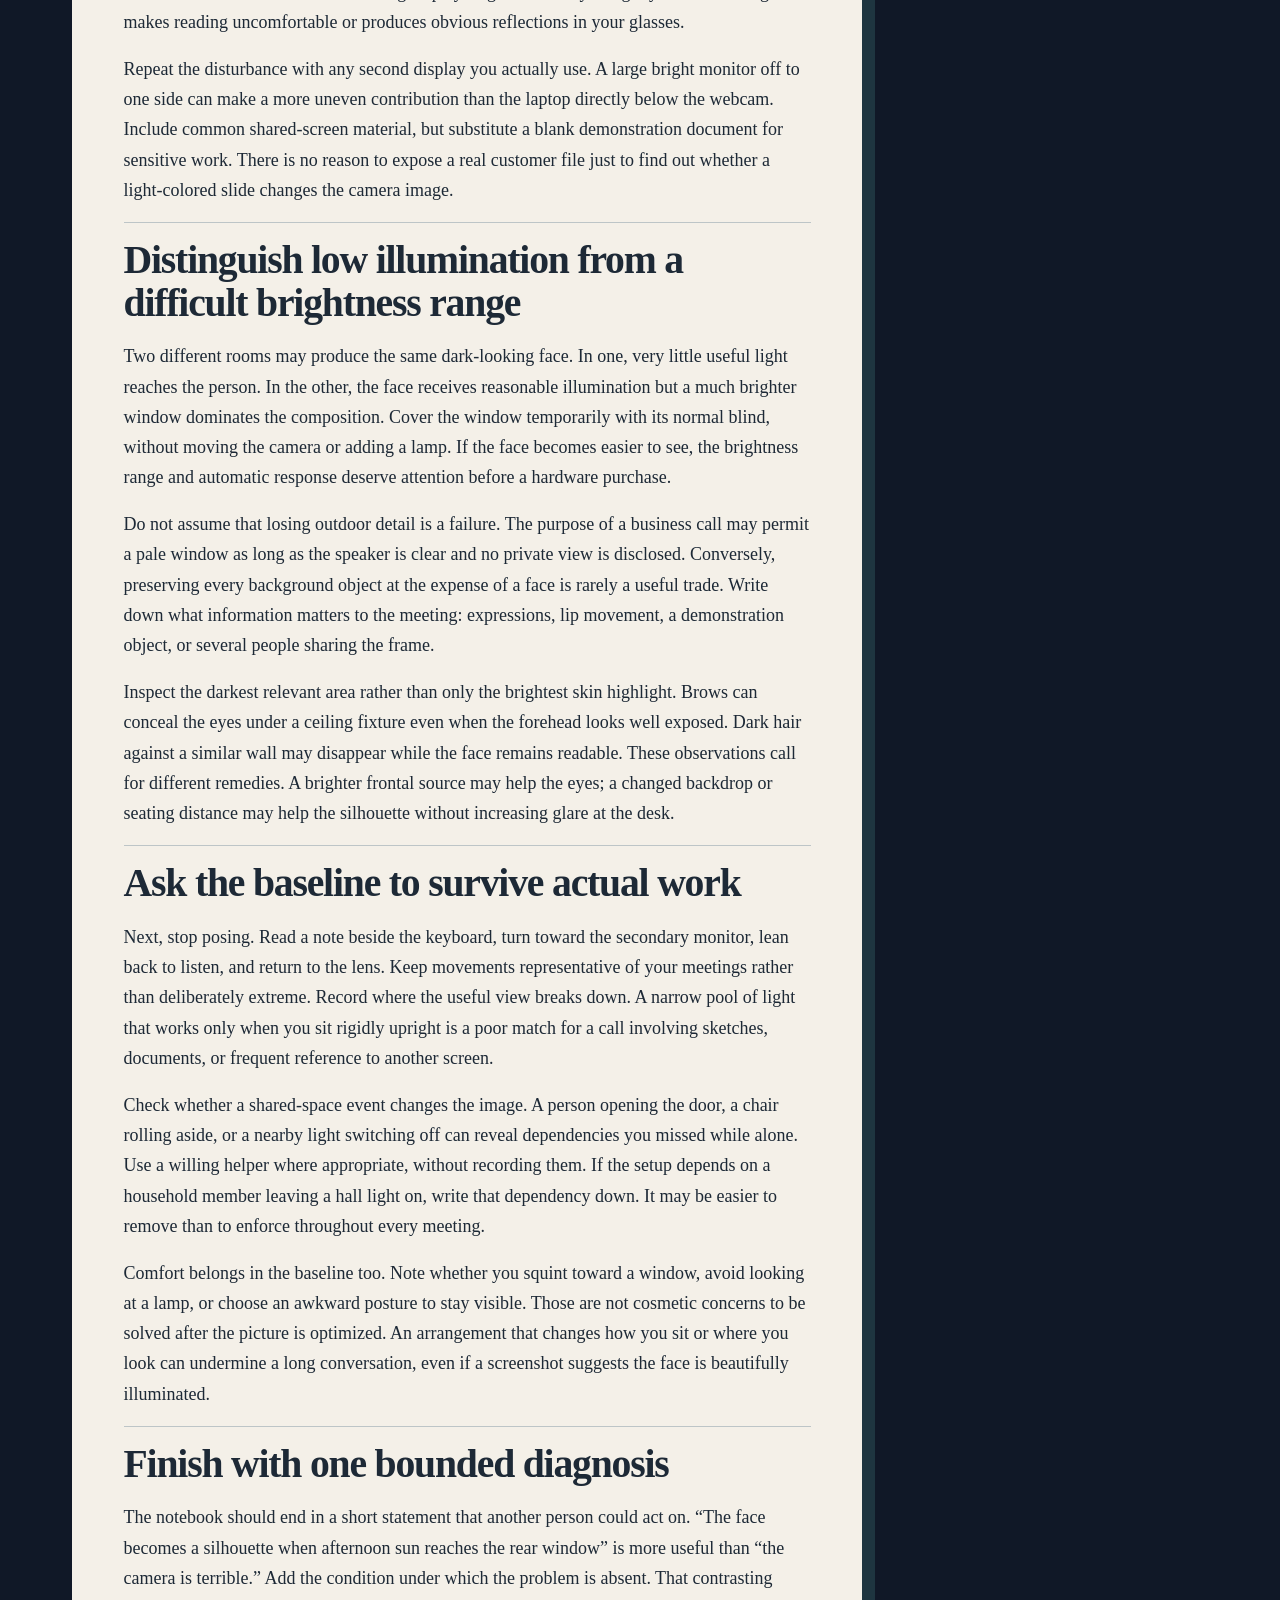
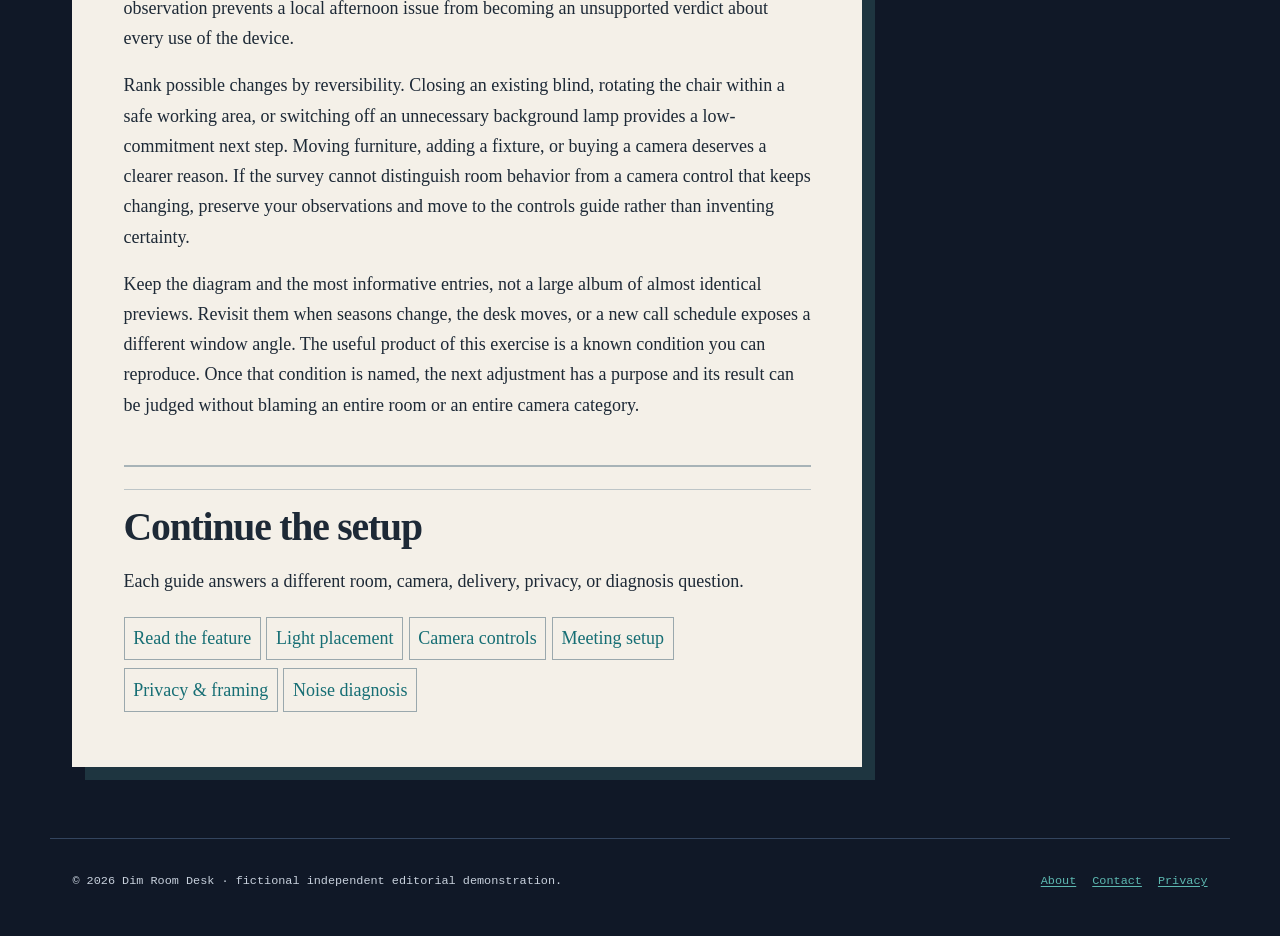
<file: ambient-light-baseline.html>
<!doctype html><html lang="en"><head><meta charset="utf-8"><meta name="viewport" content="width=device-width,initial-scale=1"><title>Measure the Room Before You Blame the Webcam | Dim Room Desk</title><meta name="description" content="A room-first method for identifying dim corners, bright windows, and repeatable light conditions before changing a video-call camera."><link rel="canonical" href="https://armaragex.github.io/lestallion-webcam-low-light-video-meetings-721/ambient-light-baseline.html"><meta property="og:type" content="article"><meta property="og:title" content="Measure the Room Before You Blame the Webcam"><meta property="og:description" content="A room-first method for identifying dim corners, bright windows, and repeatable light conditions before changing a video-call camera."><meta property="og:url" content="https://armaragex.github.io/lestallion-webcam-low-light-video-meetings-721/ambient-light-baseline.html"><meta property="og:image" content="https://armaragex.github.io/lestallion-webcam-low-light-video-meetings-721/blue-hour-webcam-desk.webp"><script type="application/ld+json">{"@context":"https://schema.org","@type":"Article","headline":"Measure the Room Before You Blame the Webcam","description":"A room-first method for identifying dim corners, bright windows, and repeatable light conditions before changing a video-call camera.","datePublished":"2026-09-17","dateModified":"2026-09-17","author":{"@type":"Person","name":"Mara Ellison"},"publisher":{"@type":"Organization","name":"Dim Room Desk"},"mainEntityOfPage":"https://armaragex.github.io/lestallion-webcam-low-light-video-meetings-721/ambient-light-baseline.html"}</script><link rel="stylesheet" href="style.css"><script defer src="site.js"></script></head><body><a class="skip" href="#content">Skip to article</a><header class="mast"><div class="mast-in"><a class="brand" href="index.html">DIM ROOM DESK<span>notes for clear, calm calls</span></a><button class="nav-toggle" aria-expanded="false" aria-controls="primary-nav">Menu</button><nav class="nav" id="primary-nav" aria-label="Primary navigation"><ul><li><a href="index.html">Feature</a></li><li class="dropdown"><button class="dropbtn" aria-expanded="false">Guides ▾</button><ul class="dropdown-menu"><li><a href="ambient-light-baseline.html">Room baseline</a></li><li><a href="lighting-placement.html">Light placement</a></li><li><a href="webcam-controls.html">Camera controls</a></li><li><a href="meeting-platform-setup.html">Meeting setup</a></li><li><a href="privacy-framing.html">Privacy &amp; framing</a></li><li><a href="troubleshooting-noise.html">Noise diagnosis</a></li></ul></li><li><a href="about.html">About</a></li></ul></nav></div></header><section class="hero"><div><div class="eyebrow">Field note 721 · 2026-09-17</div><h1>Measure the Room Before You Blame the Webcam</h1><p class="dek">A room-first method for identifying dim corners, bright windows, and repeatable light conditions before changing a video-call camera.</p></div><figure class="hero-figure"><img class="" src="blue-hour-webcam-desk.webp" width="1400" height="788" alt="A generic webcam on a softly lit desk at blue hour" decoding="async"><figcaption>Original editorial illustration for this issue; generic, unbranded equipment.</figcaption></figure></section><main id="content" class="page"><article class="article"><p class="byline">Guide by Mara Ellison · room-first, no product-testing claim</p><section>
<h2>A room survey has a narrower question than a camera review</h2>
<p>Before deciding whether a webcam is inadequate, I want to know which version of the room it has been asked to handle. A desk beside a window is not one lighting environment. It may be a cool, evenly lit workspace in the morning, a silhouette at sunset, and a screen-lit corner after dinner. Averaging those conditions into the phrase “poor lighting” hides the very information needed to improve the call.</p>
<p>This survey is meant to produce a description, not a brightness score. You will identify sources, watch transitions, and separate controllable obstacles from conditions that require a different appointment time or seating position. Leave the camera's current controls alone during the first pass. Otherwise the record becomes a mixture of room behavior and compensation, making it difficult to tell whether the space improved or the preview merely became brighter.</p>
<p>Use a private preview with no meeting in progress. If a recording would help, include only yourself and obtain any required workplace permission before saving it. A written note is sufficient for most comparisons. Nothing in this method requires a photograph of confidential material, an occupied neighboring desk, or another person's face. The room can be described without creating an unnecessary record of its contents.</p>
</section>
<section>
<h2>Draw directions from the seated position</h2>
<p>Sketch a small rectangle for the desk and put the camera at its actual location, not where you wish it could go. Add the chair, windows, ceiling fixtures, table lamps, and the door to any brighter adjoining room. Use arrows to show which sources illuminate your face directly and which mainly illuminate surfaces behind you. This simple distinction explains why a room can feel well lit while the camera sees very little facial detail.</p>
<p>Now sit down and look toward the lens. A window behind the camera can act as a broad frontal source; one behind your chair can become a bright background the webcam tries to accommodate. A side window may help one cheek while leaving the opposite eye dark. These are tendencies rather than promises, because curtains, exterior shade, wall color, and weather alter the light reaching the desk. Record what appears in your own preview.</p>
<p>Include secondary paths in the sketch. A pale wall can return useful light, while a glossy desktop can send a sharp reflection upward. An open doorway can suddenly brighten the background when someone turns on a hall fixture. The most important source is not always the fixture with the largest bulb. It is the source whose change most alters the face or the camera's response during ordinary use.</p>
</section>
<section>
<h2>Observe three moments rather than one attractive frame</h2>
<p>Select the beginning, middle, and end of the period when calls normally occur. These need not be equally spaced, and there is no benefit in pretending a hurried survey is a full daylight study. At each moment, keep the chair and lens in their usual positions. Note weather, blind angle, room lights, and whether your face remains recognizable during a head turn. If conditions change quickly at dusk, add an observation there instead of collecting more nearly identical morning views.</p>
<p>A neutral reference helps you compare those moments. An unprinted, matte gray object placed near cheek height gives you something consistent to inspect beside your face. A white sheet can also reveal a strong color difference, but it may become too bright to show subtle variation. Neither object is a calibrated instrument. Do not convert its appearance into a claimed exposure measurement or assume a phone's automatic camera provides an independent standard.</p>
<div class="notice">
<h3>An example entry, not a measured result</h3>
<p>A hypothetical notebook might say: “Late afternoon; blinds half closed; ceiling light off; left eye visible while facing the lens, darker when reading the side display; background window loses detail.” That entry preserves the situation and the visible consequence without guessing at sensor performance. Its next question is whether the side-display posture needs more face light, not whether the webcam deserves a low numerical rating.</p>
</div>
<p>When the period ends, compare the descriptions before changing anything. A condition that appears only with direct sun may need a blind adjustment. A face that stays dark throughout the period suggests a more persistent problem with source direction. If every observation differs because the laptop moved, the survey has exposed a missing physical reference rather than a camera fault. Mark a stable position and repeat only the ambiguous portion.</p>
</section>
<section>
<h2>Use the monitor as a controlled disturbance</h2>
<p>The screen deserves its own experiment because it is both a work surface and a changing light source. Open a dark application window, then an ordinary light document, at the brightness you normally use. Allow the preview to settle after each change. Watch your face separately from the wall behind it. If the lower face changes color while the background stays steady, screen illumination is likely contributing to the difference.</p>
<p>If the whole image brightens or darkens after the document change, automatic exposure may also be reacting. You cannot determine the exact metering algorithm from this observation. You can establish that a normal work action changes the picture. That is enough to justify testing a steadier face source later. Avoid raising display brightness solely to light yourself if doing so makes reading uncomfortable or produces obvious reflections in your glasses.</p>
<p>Repeat the disturbance with any second display you actually use. A large bright monitor off to one side can make a more uneven contribution than the laptop directly below the webcam. Include common shared-screen material, but substitute a blank demonstration document for sensitive work. There is no reason to expose a real customer file just to find out whether a light-colored slide changes the camera image.</p>
</section>
<section>
<h2>Distinguish low illumination from a difficult brightness range</h2>
<p>Two different rooms may produce the same dark-looking face. In one, very little useful light reaches the person. In the other, the face receives reasonable illumination but a much brighter window dominates the composition. Cover the window temporarily with its normal blind, without moving the camera or adding a lamp. If the face becomes easier to see, the brightness range and automatic response deserve attention before a hardware purchase.</p>
<p>Do not assume that losing outdoor detail is a failure. The purpose of a business call may permit a pale window as long as the speaker is clear and no private view is disclosed. Conversely, preserving every background object at the expense of a face is rarely a useful trade. Write down what information matters to the meeting: expressions, lip movement, a demonstration object, or several people sharing the frame.</p>
<p>Inspect the darkest relevant area rather than only the brightest skin highlight. Brows can conceal the eyes under a ceiling fixture even when the forehead looks well exposed. Dark hair against a similar wall may disappear while the face remains readable. These observations call for different remedies. A brighter frontal source may help the eyes; a changed backdrop or seating distance may help the silhouette without increasing glare at the desk.</p>
</section>
<section>
<h2>Ask the baseline to survive actual work</h2>
<p>Next, stop posing. Read a note beside the keyboard, turn toward the secondary monitor, lean back to listen, and return to the lens. Keep movements representative of your meetings rather than deliberately extreme. Record where the useful view breaks down. A narrow pool of light that works only when you sit rigidly upright is a poor match for a call involving sketches, documents, or frequent reference to another screen.</p>
<p>Check whether a shared-space event changes the image. A person opening the door, a chair rolling aside, or a nearby light switching off can reveal dependencies you missed while alone. Use a willing helper where appropriate, without recording them. If the setup depends on a household member leaving a hall light on, write that dependency down. It may be easier to remove than to enforce throughout every meeting.</p>
<p>Comfort belongs in the baseline too. Note whether you squint toward a window, avoid looking at a lamp, or choose an awkward posture to stay visible. Those are not cosmetic concerns to be solved after the picture is optimized. An arrangement that changes how you sit or where you look can undermine a long conversation, even if a screenshot suggests the face is beautifully illuminated.</p>
</section>
<section>
<h2>Finish with one bounded diagnosis</h2>
<p>The notebook should end in a short statement that another person could act on. “The face becomes a silhouette when afternoon sun reaches the rear window” is more useful than “the camera is terrible.” Add the condition under which the problem is absent. That contrasting observation prevents a local afternoon issue from becoming an unsupported verdict about every use of the device.</p>
<p>Rank possible changes by reversibility. Closing an existing blind, rotating the chair within a safe working area, or switching off an unnecessary background lamp provides a low-commitment next step. Moving furniture, adding a fixture, or buying a camera deserves a clearer reason. If the survey cannot distinguish room behavior from a camera control that keeps changing, preserve your observations and move to the controls guide rather than inventing certainty.</p>
<p>Keep the diagram and the most informative entries, not a large album of almost identical previews. Revisit them when seasons change, the desk moves, or a new call schedule exposes a different window angle. The useful product of this exercise is a known condition you can reproduce. Once that condition is named, the next adjustment has a purpose and its result can be judged without blaming an entire room or an entire camera category.</p>
</section>
<aside class="guide-mesh"><h2>Continue the setup</h2><p>Each guide answers a different room, camera, delivery, privacy, or diagnosis question.</p><a href="index.html">Read the feature</a><a href="lighting-placement.html">Light placement</a><a href="webcam-controls.html">Camera controls</a><a href="meeting-platform-setup.html">Meeting setup</a><a href="privacy-framing.html">Privacy &amp; framing</a><a href="troubleshooting-noise.html">Noise diagnosis</a></aside></article><aside class="rail"><div class="rail-label">In this issue</div><a href="index.html">Main feature</a><a href="ambient-light-baseline.html">Room baseline</a><a href="lighting-placement.html">Light placement</a><a href="webcam-controls.html">Camera controls</a><a href="meeting-platform-setup.html">Meeting setup</a><a href="privacy-framing.html">Privacy &amp; framing</a><a href="troubleshooting-noise.html">Noise diagnosis</a></aside></main><footer class="foot"><span>© 2026 Dim Room Desk · fictional independent editorial demonstration.</span><nav><a href="about.html">About</a><a href="contact.html">Contact</a><a href="privacy.html">Privacy</a></nav></footer></body></html>
</file>
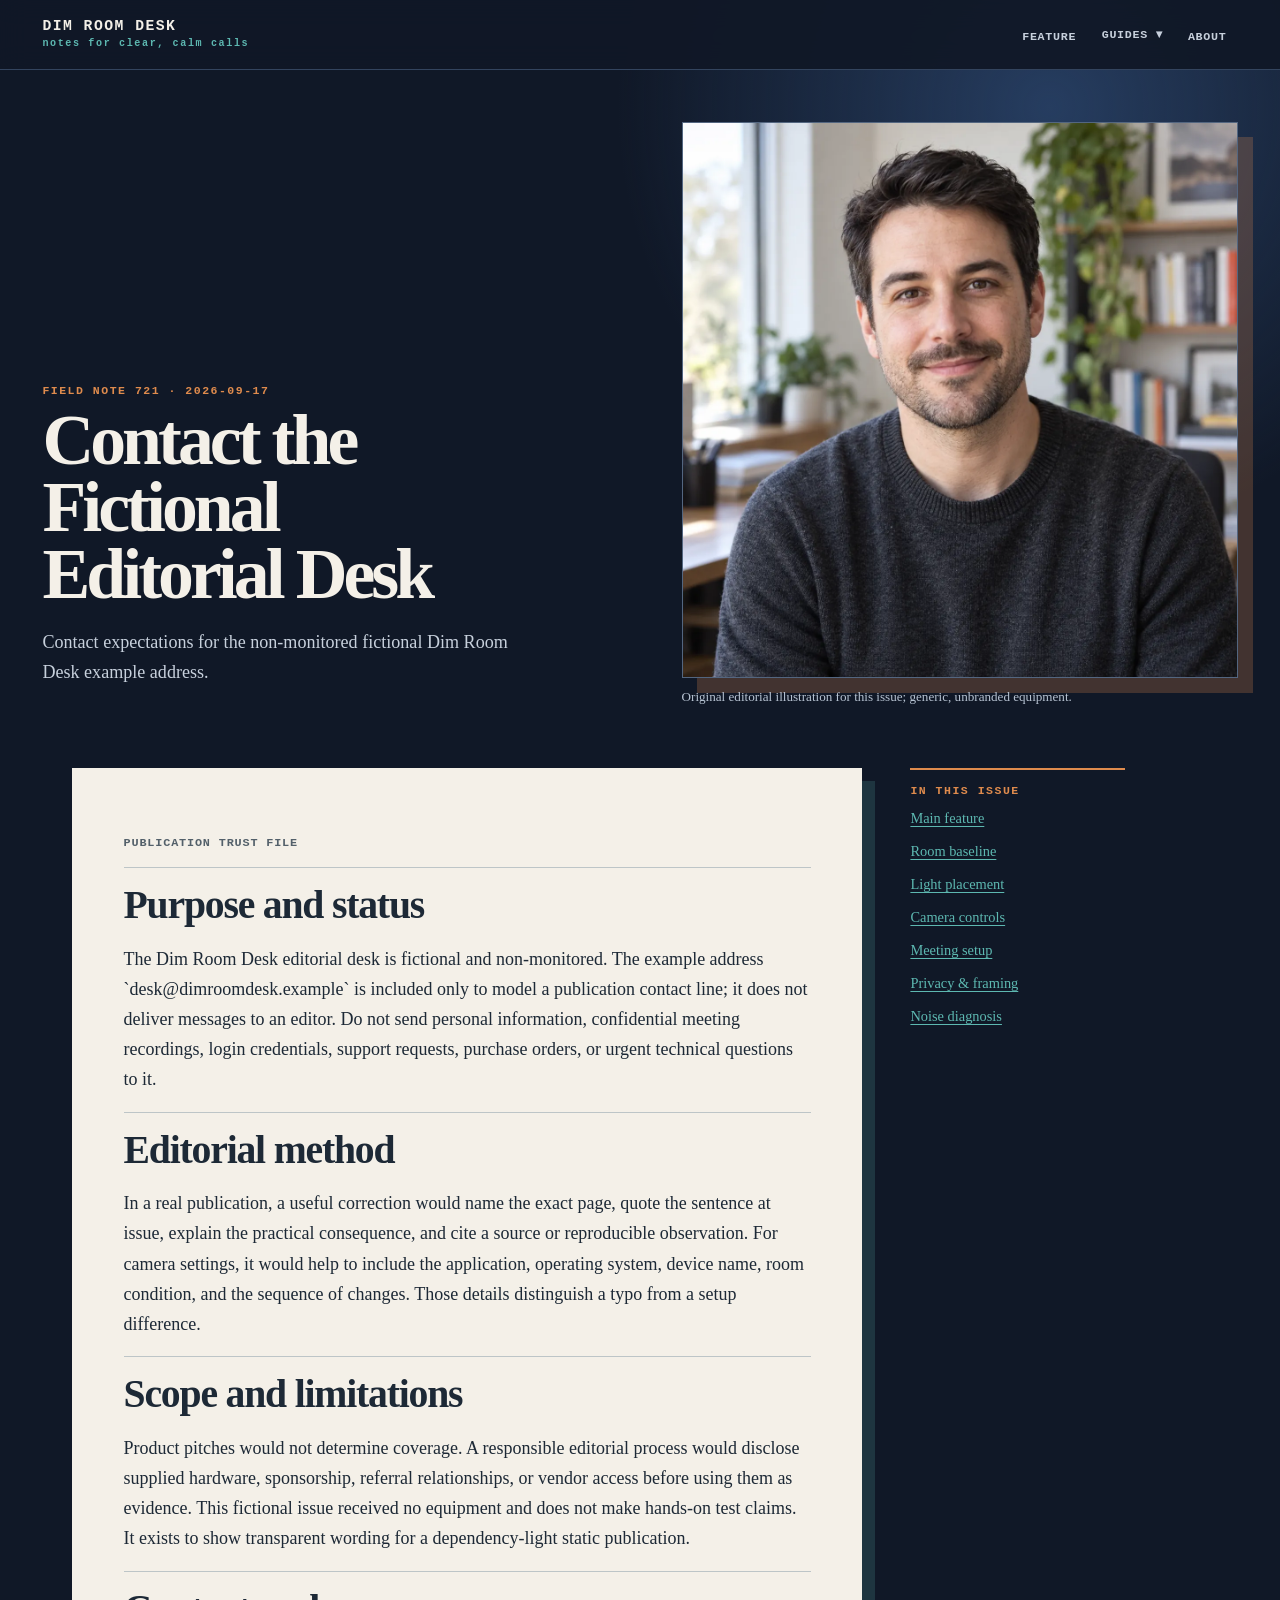
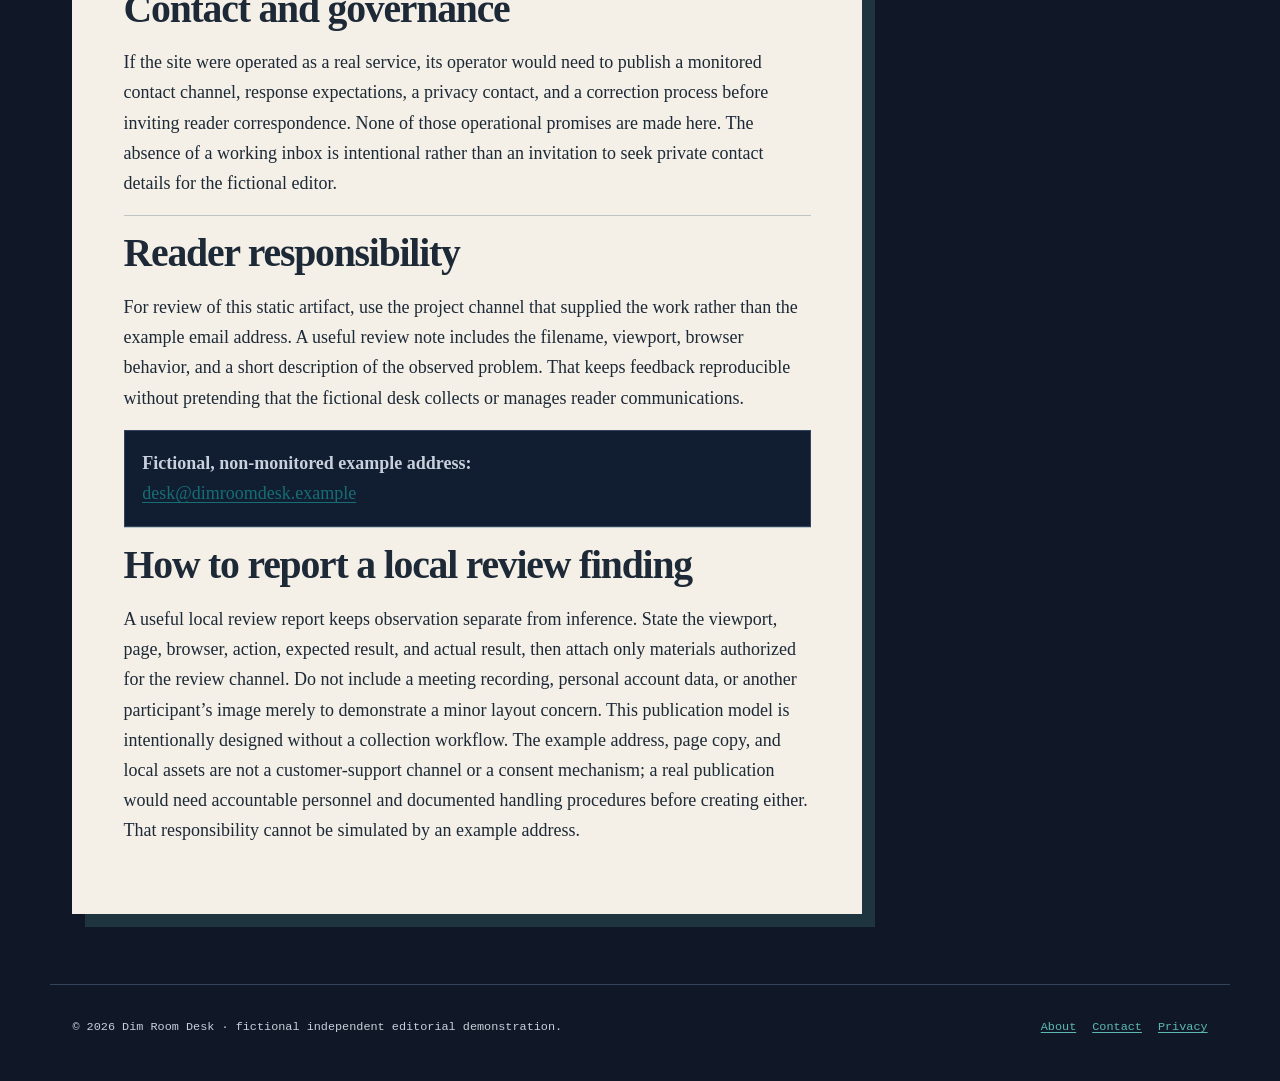
<file: contact.html>
<!doctype html><html lang="en"><head><meta charset="utf-8"><meta name="viewport" content="width=device-width,initial-scale=1"><title>Contact the Fictional Editorial Desk | Dim Room Desk</title><meta name="description" content="Contact expectations for the non-monitored fictional Dim Room Desk example address."><link rel="canonical" href="https://armaragex.github.io/lestallion-webcam-low-light-video-meetings-721/contact.html"><meta property="og:type" content="article"><meta property="og:title" content="Contact the Fictional Editorial Desk"><meta property="og:description" content="Contact expectations for the non-monitored fictional Dim Room Desk example address."><meta property="og:url" content="https://armaragex.github.io/lestallion-webcam-low-light-video-meetings-721/contact.html"><meta property="og:image" content="https://armaragex.github.io/lestallion-webcam-low-light-video-meetings-721/mara-ellison-editor.webp"><script type="application/ld+json">{"@context":"https://schema.org","@type":"Article","headline":"Contact the Fictional Editorial Desk","description":"Contact expectations for the non-monitored fictional Dim Room Desk example address.","datePublished":"2026-09-17","dateModified":"2026-09-17","author":{"@type":"Person","name":"Mara Ellison"},"publisher":{"@type":"Organization","name":"Dim Room Desk"},"mainEntityOfPage":"https://armaragex.github.io/lestallion-webcam-low-light-video-meetings-721/contact.html"}</script><link rel="stylesheet" href="style.css"><script defer src="site.js"></script></head><body><a class="skip" href="#content">Skip to article</a><header class="mast"><div class="mast-in"><a class="brand" href="index.html">DIM ROOM DESK<span>notes for clear, calm calls</span></a><button class="nav-toggle" aria-expanded="false" aria-controls="primary-nav">Menu</button><nav class="nav" id="primary-nav" aria-label="Primary navigation"><ul><li><a href="index.html">Feature</a></li><li class="dropdown"><button class="dropbtn" aria-expanded="false">Guides ▾</button><ul class="dropdown-menu"><li><a href="ambient-light-baseline.html">Room baseline</a></li><li><a href="lighting-placement.html">Light placement</a></li><li><a href="webcam-controls.html">Camera controls</a></li><li><a href="meeting-platform-setup.html">Meeting setup</a></li><li><a href="privacy-framing.html">Privacy &amp; framing</a></li><li><a href="troubleshooting-noise.html">Noise diagnosis</a></li></ul></li><li><a href="about.html">About</a></li></ul></nav></div></header><section class="hero"><div><div class="eyebrow">Field note 721 · 2026-09-17</div><h1>Contact the Fictional Editorial Desk</h1><p class="dek">Contact expectations for the non-monitored fictional Dim Room Desk example address.</p></div><figure class="hero-figure"><img class="" src="mara-ellison-editor.webp" width="1254" height="1254" alt="Fictional editor portrait for Dim Room Desk" decoding="async"><figcaption>Original editorial illustration for this issue; generic, unbranded equipment.</figcaption></figure></section><main id="content" class="page"><article class="article"><p class="byline">Publication trust file</p><section><h2>Purpose and status</h2><p>The Dim Room Desk editorial desk is fictional and non-monitored. The example address `desk@dimroomdesk.example` is included only to model a publication contact line; it does not deliver messages to an editor. Do not send personal information, confidential meeting recordings, login credentials, support requests, purchase orders, or urgent technical questions to it.</p></section><section><h2>Editorial method</h2><p>In a real publication, a useful correction would name the exact page, quote the sentence at issue, explain the practical consequence, and cite a source or reproducible observation. For camera settings, it would help to include the application, operating system, device name, room condition, and the sequence of changes. Those details distinguish a typo from a setup difference.</p></section><section><h2>Scope and limitations</h2><p>Product pitches would not determine coverage. A responsible editorial process would disclose supplied hardware, sponsorship, referral relationships, or vendor access before using them as evidence. This fictional issue received no equipment and does not make hands-on test claims. It exists to show transparent wording for a dependency-light static publication.</p></section><section><h2>Contact and governance</h2><p>If the site were operated as a real service, its operator would need to publish a monitored contact channel, response expectations, a privacy contact, and a correction process before inviting reader correspondence. None of those operational promises are made here. The absence of a working inbox is intentional rather than an invitation to seek private contact details for the fictional editor.</p></section><section><h2>Reader responsibility</h2><p>For review of this static artifact, use the project channel that supplied the work rather than the example email address. A useful review note includes the filename, viewport, browser behavior, and a short description of the observed problem. That keeps feedback reproducible without pretending that the fictional desk collects or manages reader communications.</p></section><div class="notice"><strong>Fictional, non-monitored example address:</strong><br><a href="mailto:desk@dimroomdesk.example">desk@dimroomdesk.example</a></div><section><h2>How to report a local review finding</h2><p>A useful local review report keeps observation separate from inference. State the viewport, page, browser, action, expected result, and actual result, then attach only materials authorized for the review channel. Do not include a meeting recording, personal account data, or another participant’s image merely to demonstrate a minor layout concern. This publication model is intentionally designed without a collection workflow. The example address, page copy, and local assets are not a customer-support channel or a consent mechanism; a real publication would need accountable personnel and documented handling procedures before creating either. That responsibility cannot be simulated by an example address.</p></section></article><aside class="rail"><div class="rail-label">In this issue</div><a href="index.html">Main feature</a><a href="ambient-light-baseline.html">Room baseline</a><a href="lighting-placement.html">Light placement</a><a href="webcam-controls.html">Camera controls</a><a href="meeting-platform-setup.html">Meeting setup</a><a href="privacy-framing.html">Privacy &amp; framing</a><a href="troubleshooting-noise.html">Noise diagnosis</a></aside></main><footer class="foot"><span>© 2026 Dim Room Desk · fictional independent editorial demonstration.</span><nav><a href="about.html">About</a><a href="contact.html">Contact</a><a href="privacy.html">Privacy</a></nav></footer></body></html>
</file>
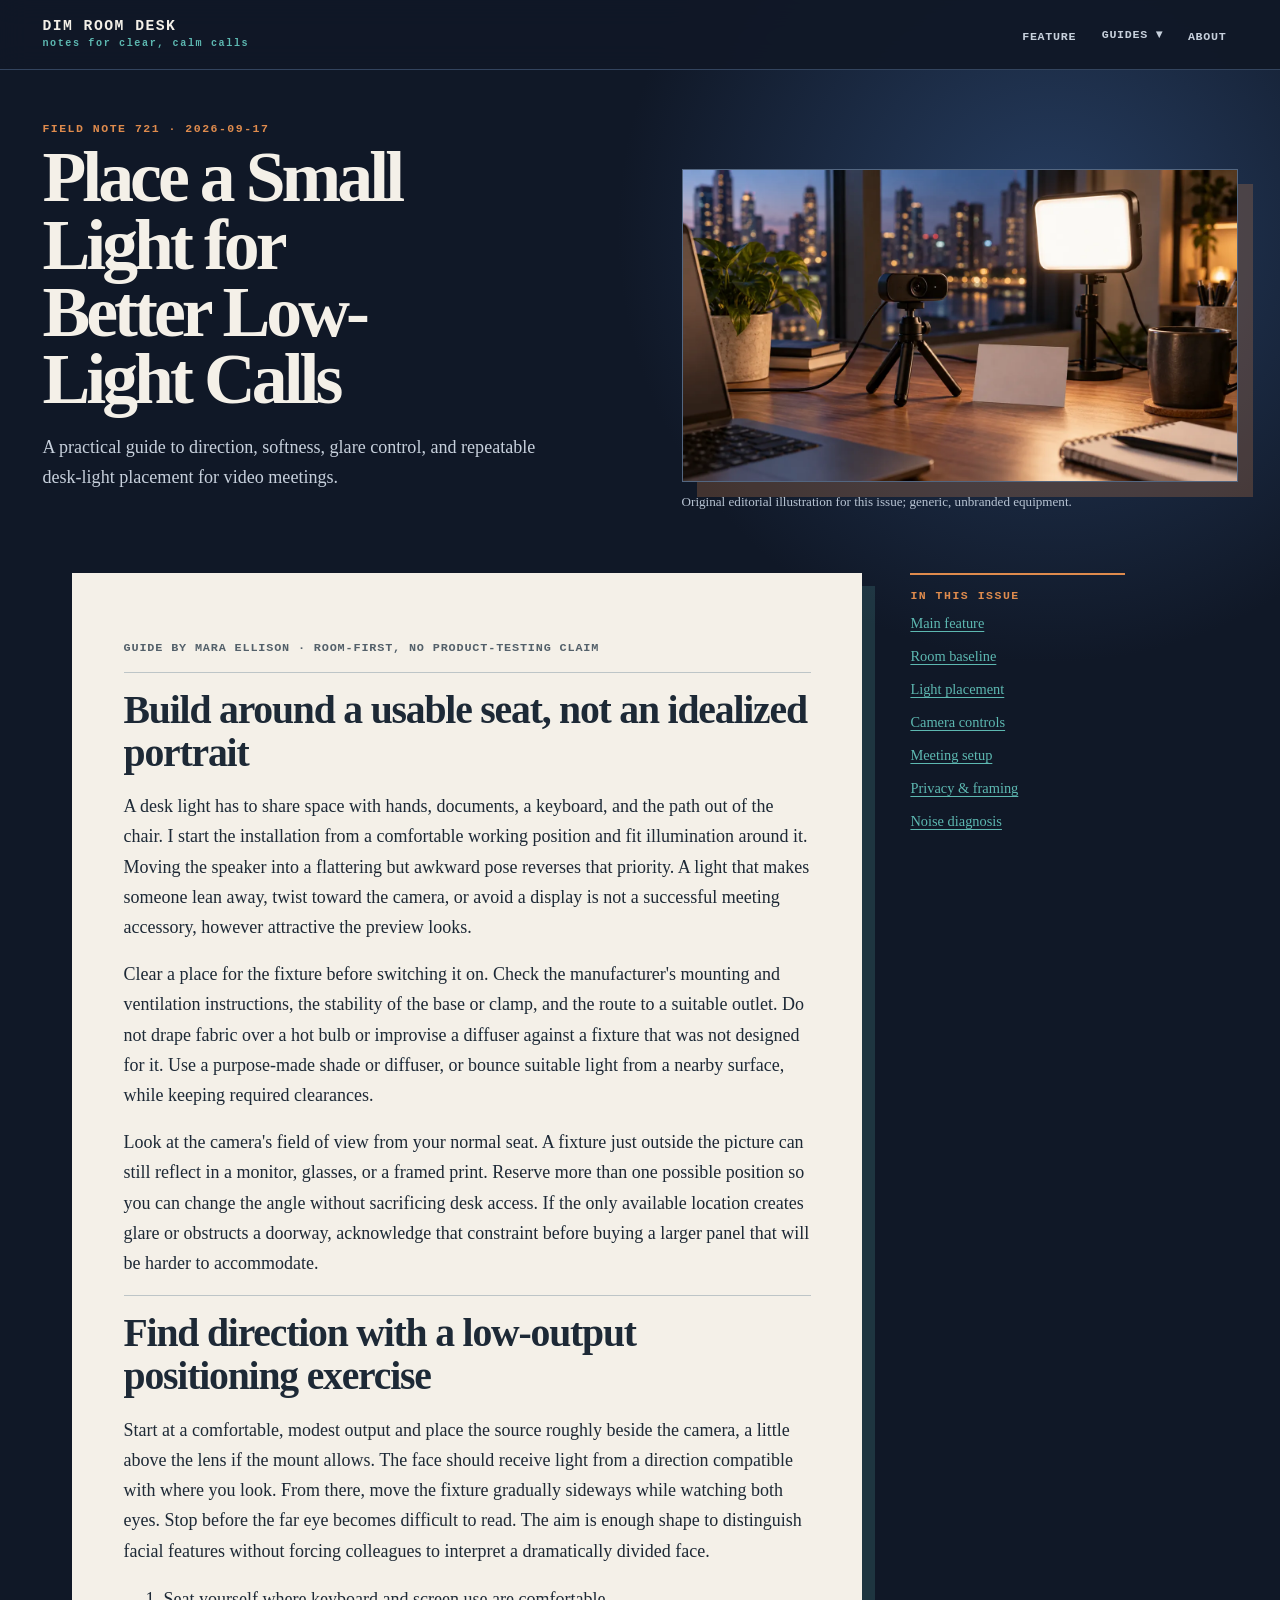
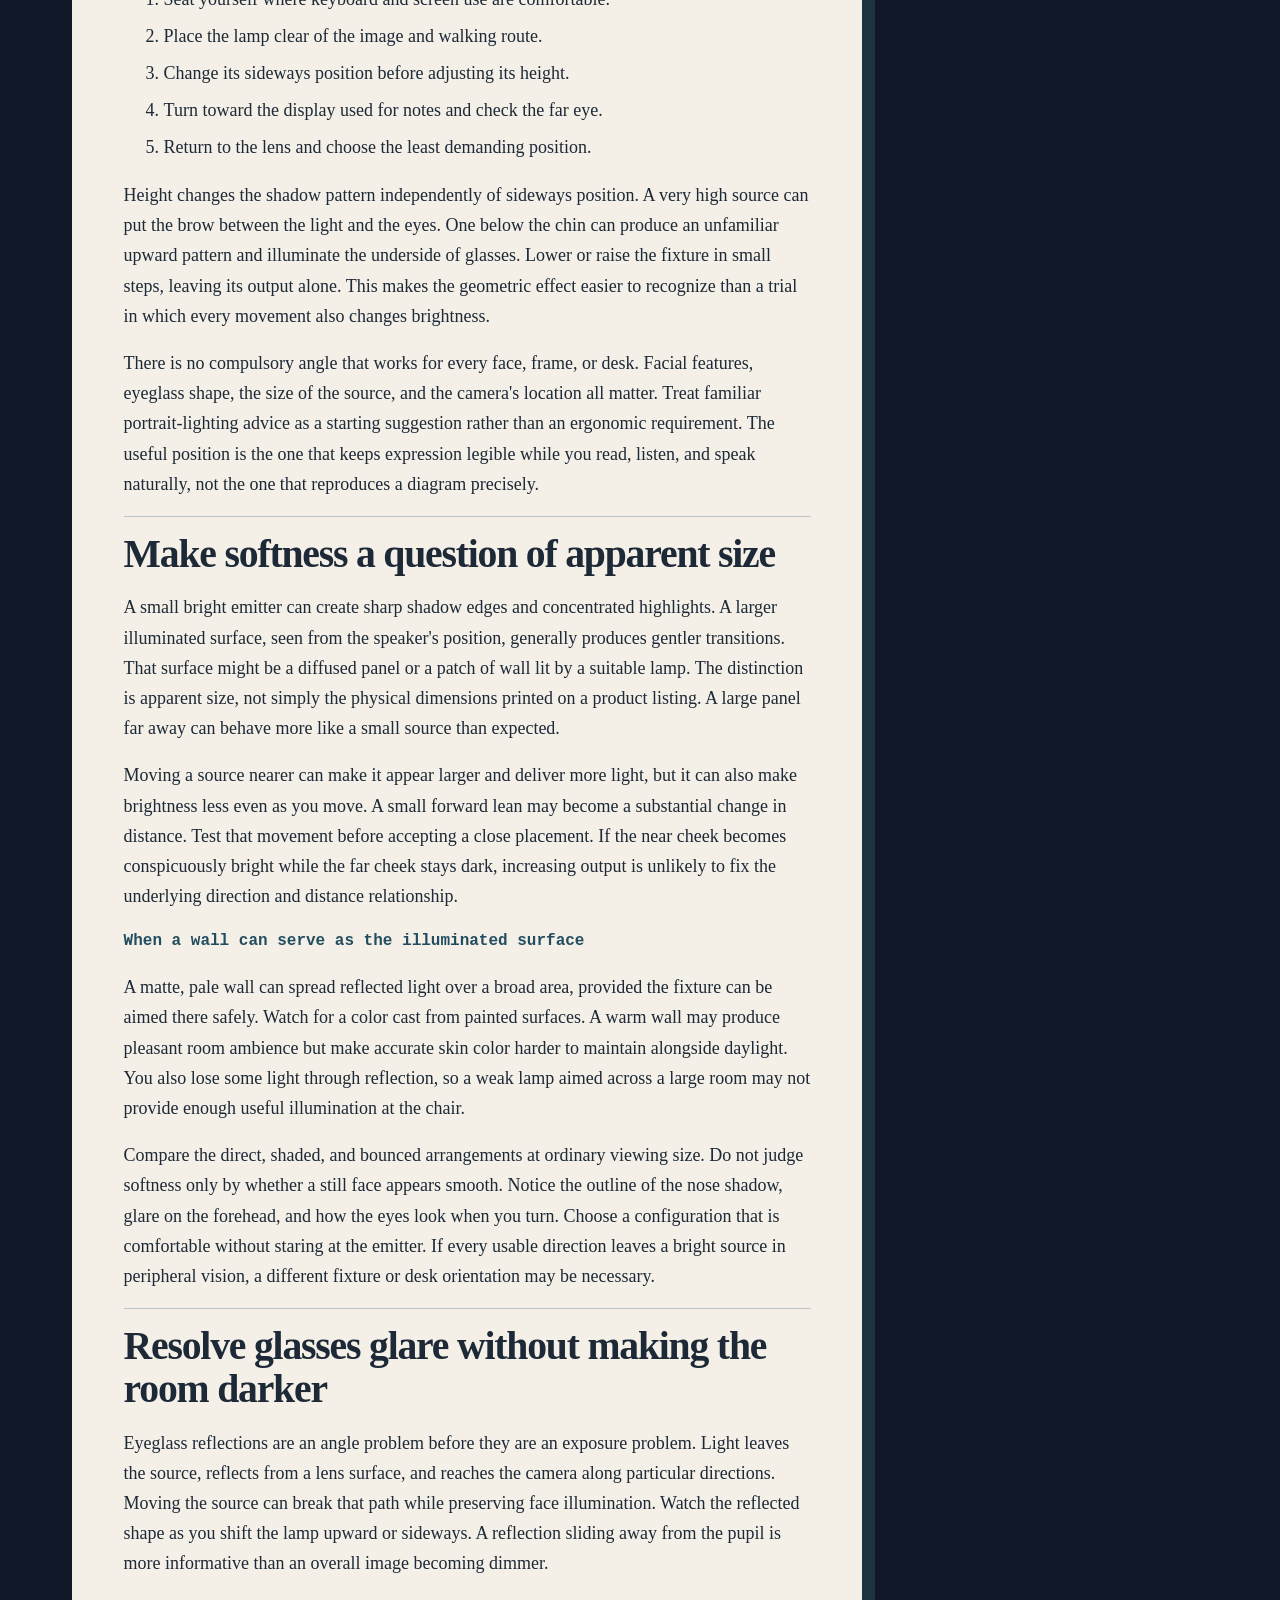
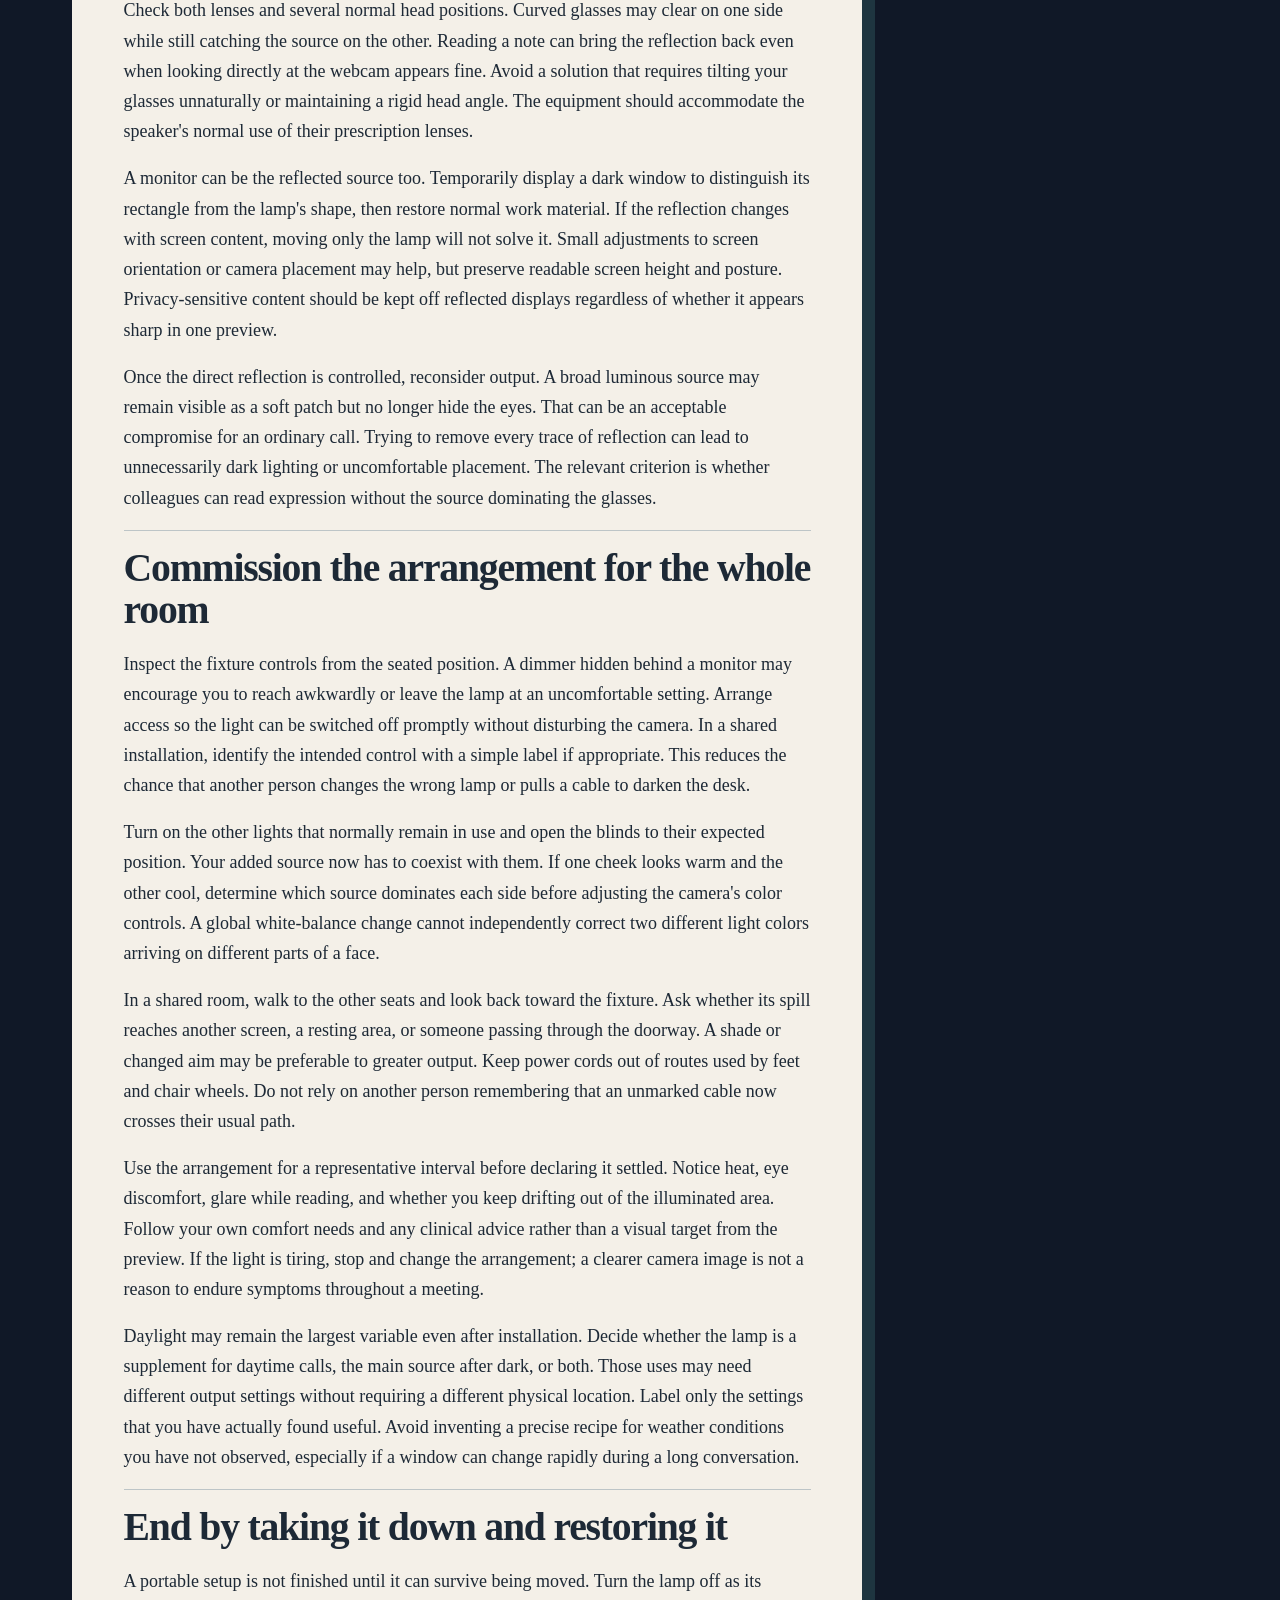
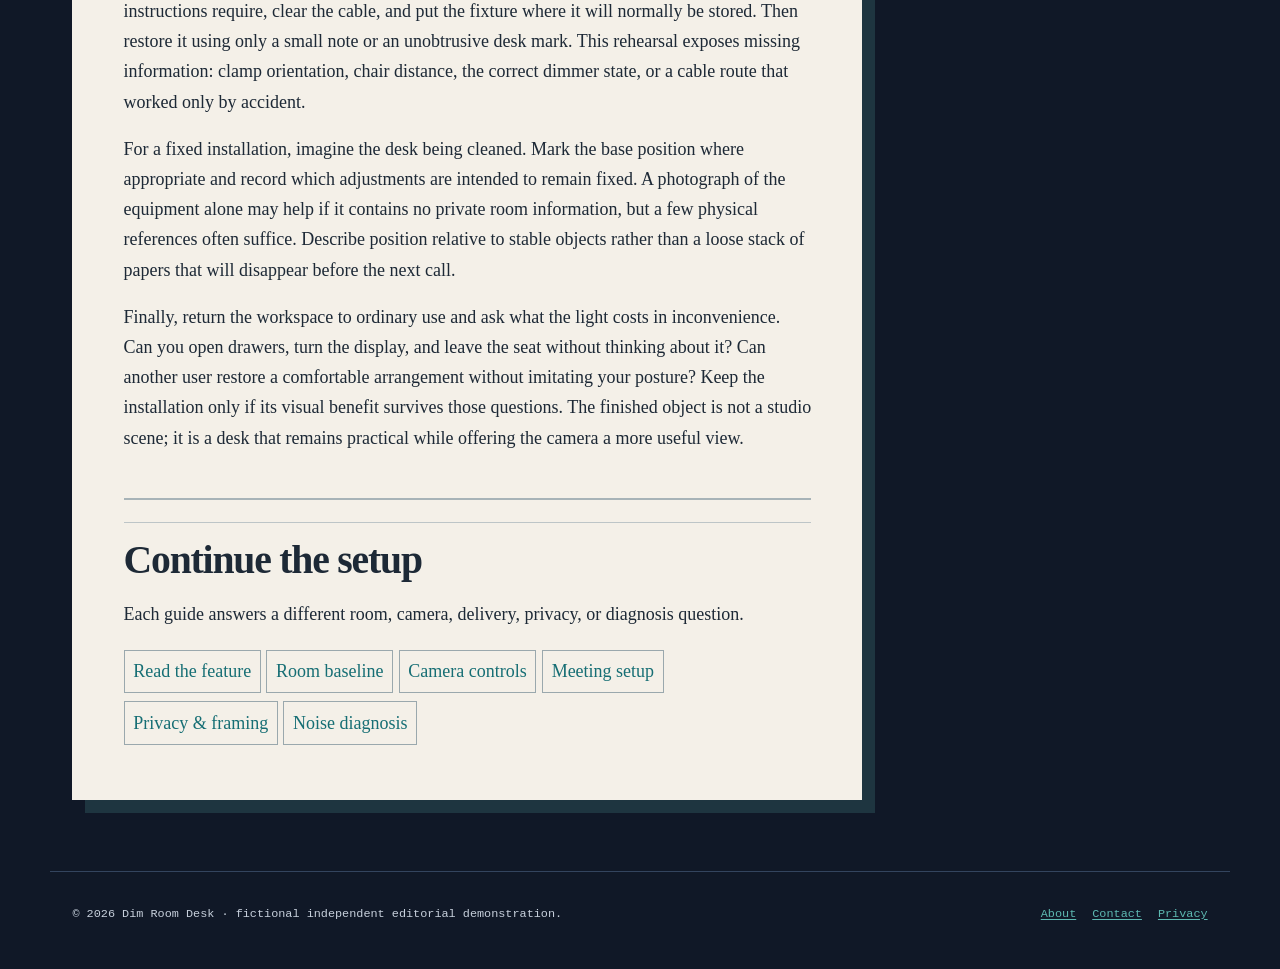
<file: lighting-placement.html>
<!doctype html><html lang="en"><head><meta charset="utf-8"><meta name="viewport" content="width=device-width,initial-scale=1"><title>Place a Small Light for Better Low-Light Calls | Dim Room Desk</title><meta name="description" content="A practical guide to direction, softness, glare control, and repeatable desk-light placement for video meetings."><link rel="canonical" href="https://armaragex.github.io/lestallion-webcam-low-light-video-meetings-721/lighting-placement.html"><meta property="og:type" content="article"><meta property="og:title" content="Place a Small Light for Better Low-Light Calls"><meta property="og:description" content="A practical guide to direction, softness, glare control, and repeatable desk-light placement for video meetings."><meta property="og:url" content="https://armaragex.github.io/lestallion-webcam-low-light-video-meetings-721/lighting-placement.html"><meta property="og:image" content="https://armaragex.github.io/lestallion-webcam-low-light-video-meetings-721/soft-key-light-workflow.webp"><script type="application/ld+json">{"@context":"https://schema.org","@type":"Article","headline":"Place a Small Light for Better Low-Light Calls","description":"A practical guide to direction, softness, glare control, and repeatable desk-light placement for video meetings.","datePublished":"2026-09-17","dateModified":"2026-09-17","author":{"@type":"Person","name":"Mara Ellison"},"publisher":{"@type":"Organization","name":"Dim Room Desk"},"mainEntityOfPage":"https://armaragex.github.io/lestallion-webcam-low-light-video-meetings-721/lighting-placement.html"}</script><link rel="stylesheet" href="style.css"><script defer src="site.js"></script></head><body><a class="skip" href="#content">Skip to article</a><header class="mast"><div class="mast-in"><a class="brand" href="index.html">DIM ROOM DESK<span>notes for clear, calm calls</span></a><button class="nav-toggle" aria-expanded="false" aria-controls="primary-nav">Menu</button><nav class="nav" id="primary-nav" aria-label="Primary navigation"><ul><li><a href="index.html">Feature</a></li><li class="dropdown"><button class="dropbtn" aria-expanded="false">Guides ▾</button><ul class="dropdown-menu"><li><a href="ambient-light-baseline.html">Room baseline</a></li><li><a href="lighting-placement.html">Light placement</a></li><li><a href="webcam-controls.html">Camera controls</a></li><li><a href="meeting-platform-setup.html">Meeting setup</a></li><li><a href="privacy-framing.html">Privacy &amp; framing</a></li><li><a href="troubleshooting-noise.html">Noise diagnosis</a></li></ul></li><li><a href="about.html">About</a></li></ul></nav></div></header><section class="hero"><div><div class="eyebrow">Field note 721 · 2026-09-17</div><h1>Place a Small Light for Better Low-Light Calls</h1><p class="dek">A practical guide to direction, softness, glare control, and repeatable desk-light placement for video meetings.</p></div><figure class="hero-figure"><img class="" src="soft-key-light-workflow.webp" width="1400" height="788" alt="A generic webcam on a softly lit desk at blue hour" decoding="async"><figcaption>Original editorial illustration for this issue; generic, unbranded equipment.</figcaption></figure></section><main id="content" class="page"><article class="article"><p class="byline">Guide by Mara Ellison · room-first, no product-testing claim</p><section>
<h2>Build around a usable seat, not an idealized portrait</h2>
<p>A desk light has to share space with hands, documents, a keyboard, and the path out of the chair. I start the installation from a comfortable working position and fit illumination around it. Moving the speaker into a flattering but awkward pose reverses that priority. A light that makes someone lean away, twist toward the camera, or avoid a display is not a successful meeting accessory, however attractive the preview looks.</p>
<p>Clear a place for the fixture before switching it on. Check the manufacturer's mounting and ventilation instructions, the stability of the base or clamp, and the route to a suitable outlet. Do not drape fabric over a hot bulb or improvise a diffuser against a fixture that was not designed for it. Use a purpose-made shade or diffuser, or bounce suitable light from a nearby surface, while keeping required clearances.</p>
<p>Look at the camera's field of view from your normal seat. A fixture just outside the picture can still reflect in a monitor, glasses, or a framed print. Reserve more than one possible position so you can change the angle without sacrificing desk access. If the only available location creates glare or obstructs a doorway, acknowledge that constraint before buying a larger panel that will be harder to accommodate.</p>
</section>
<section>
<h2>Find direction with a low-output positioning exercise</h2>
<p>Start at a comfortable, modest output and place the source roughly beside the camera, a little above the lens if the mount allows. The face should receive light from a direction compatible with where you look. From there, move the fixture gradually sideways while watching both eyes. Stop before the far eye becomes difficult to read. The aim is enough shape to distinguish facial features without forcing colleagues to interpret a dramatically divided face.</p>
<ol>
<li>Seat yourself where keyboard and screen use are comfortable.</li>
<li>Place the lamp clear of the image and walking route.</li>
<li>Change its sideways position before adjusting its height.</li>
<li>Turn toward the display used for notes and check the far eye.</li>
<li>Return to the lens and choose the least demanding position.</li>
</ol>
<p>Height changes the shadow pattern independently of sideways position. A very high source can put the brow between the light and the eyes. One below the chin can produce an unfamiliar upward pattern and illuminate the underside of glasses. Lower or raise the fixture in small steps, leaving its output alone. This makes the geometric effect easier to recognize than a trial in which every movement also changes brightness.</p>
<p>There is no compulsory angle that works for every face, frame, or desk. Facial features, eyeglass shape, the size of the source, and the camera's location all matter. Treat familiar portrait-lighting advice as a starting suggestion rather than an ergonomic requirement. The useful position is the one that keeps expression legible while you read, listen, and speak naturally, not the one that reproduces a diagram precisely.</p>
</section>
<section>
<h2>Make softness a question of apparent size</h2>
<p>A small bright emitter can create sharp shadow edges and concentrated highlights. A larger illuminated surface, seen from the speaker's position, generally produces gentler transitions. That surface might be a diffused panel or a patch of wall lit by a suitable lamp. The distinction is apparent size, not simply the physical dimensions printed on a product listing. A large panel far away can behave more like a small source than expected.</p>
<p>Moving a source nearer can make it appear larger and deliver more light, but it can also make brightness less even as you move. A small forward lean may become a substantial change in distance. Test that movement before accepting a close placement. If the near cheek becomes conspicuously bright while the far cheek stays dark, increasing output is unlikely to fix the underlying direction and distance relationship.</p>
<h3>When a wall can serve as the illuminated surface</h3>
<p>A matte, pale wall can spread reflected light over a broad area, provided the fixture can be aimed there safely. Watch for a color cast from painted surfaces. A warm wall may produce pleasant room ambience but make accurate skin color harder to maintain alongside daylight. You also lose some light through reflection, so a weak lamp aimed across a large room may not provide enough useful illumination at the chair.</p>
<p>Compare the direct, shaded, and bounced arrangements at ordinary viewing size. Do not judge softness only by whether a still face appears smooth. Notice the outline of the nose shadow, glare on the forehead, and how the eyes look when you turn. Choose a configuration that is comfortable without staring at the emitter. If every usable direction leaves a bright source in peripheral vision, a different fixture or desk orientation may be necessary.</p>
</section>
<section>
<h2>Resolve glasses glare without making the room darker</h2>
<p>Eyeglass reflections are an angle problem before they are an exposure problem. Light leaves the source, reflects from a lens surface, and reaches the camera along particular directions. Moving the source can break that path while preserving face illumination. Watch the reflected shape as you shift the lamp upward or sideways. A reflection sliding away from the pupil is more informative than an overall image becoming dimmer.</p>
<p>Check both lenses and several normal head positions. Curved glasses may clear on one side while still catching the source on the other. Reading a note can bring the reflection back even when looking directly at the webcam appears fine. Avoid a solution that requires tilting your glasses unnaturally or maintaining a rigid head angle. The equipment should accommodate the speaker's normal use of their prescription lenses.</p>
<p>A monitor can be the reflected source too. Temporarily display a dark window to distinguish its rectangle from the lamp's shape, then restore normal work material. If the reflection changes with screen content, moving only the lamp will not solve it. Small adjustments to screen orientation or camera placement may help, but preserve readable screen height and posture. Privacy-sensitive content should be kept off reflected displays regardless of whether it appears sharp in one preview.</p>
<p>Once the direct reflection is controlled, reconsider output. A broad luminous source may remain visible as a soft patch but no longer hide the eyes. That can be an acceptable compromise for an ordinary call. Trying to remove every trace of reflection can lead to unnecessarily dark lighting or uncomfortable placement. The relevant criterion is whether colleagues can read expression without the source dominating the glasses.</p>
</section>
<section>
<h2>Commission the arrangement for the whole room</h2>
<p>Inspect the fixture controls from the seated position. A dimmer hidden behind a monitor may encourage you to reach awkwardly or leave the lamp at an uncomfortable setting. Arrange access so the light can be switched off promptly without disturbing the camera. In a shared installation, identify the intended control with a simple label if appropriate. This reduces the chance that another person changes the wrong lamp or pulls a cable to darken the desk.</p>
<p>Turn on the other lights that normally remain in use and open the blinds to their expected position. Your added source now has to coexist with them. If one cheek looks warm and the other cool, determine which source dominates each side before adjusting the camera's color controls. A global white-balance change cannot independently correct two different light colors arriving on different parts of a face.</p>
<p>In a shared room, walk to the other seats and look back toward the fixture. Ask whether its spill reaches another screen, a resting area, or someone passing through the doorway. A shade or changed aim may be preferable to greater output. Keep power cords out of routes used by feet and chair wheels. Do not rely on another person remembering that an unmarked cable now crosses their usual path.</p>
<p>Use the arrangement for a representative interval before declaring it settled. Notice heat, eye discomfort, glare while reading, and whether you keep drifting out of the illuminated area. Follow your own comfort needs and any clinical advice rather than a visual target from the preview. If the light is tiring, stop and change the arrangement; a clearer camera image is not a reason to endure symptoms throughout a meeting.</p>
<p>Daylight may remain the largest variable even after installation. Decide whether the lamp is a supplement for daytime calls, the main source after dark, or both. Those uses may need different output settings without requiring a different physical location. Label only the settings that you have actually found useful. Avoid inventing a precise recipe for weather conditions you have not observed, especially if a window can change rapidly during a long conversation.</p>
</section>
<section>
<h2>End by taking it down and restoring it</h2>
<p>A portable setup is not finished until it can survive being moved. Turn the lamp off as its instructions require, clear the cable, and put the fixture where it will normally be stored. Then restore it using only a small note or an unobtrusive desk mark. This rehearsal exposes missing information: clamp orientation, chair distance, the correct dimmer state, or a cable route that worked only by accident.</p>
<p>For a fixed installation, imagine the desk being cleaned. Mark the base position where appropriate and record which adjustments are intended to remain fixed. A photograph of the equipment alone may help if it contains no private room information, but a few physical references often suffice. Describe position relative to stable objects rather than a loose stack of papers that will disappear before the next call.</p>
<p>Finally, return the workspace to ordinary use and ask what the light costs in inconvenience. Can you open drawers, turn the display, and leave the seat without thinking about it? Can another user restore a comfortable arrangement without imitating your posture? Keep the installation only if its visual benefit survives those questions. The finished object is not a studio scene; it is a desk that remains practical while offering the camera a more useful view.</p>
</section>
<aside class="guide-mesh"><h2>Continue the setup</h2><p>Each guide answers a different room, camera, delivery, privacy, or diagnosis question.</p><a href="index.html">Read the feature</a><a href="ambient-light-baseline.html">Room baseline</a><a href="webcam-controls.html">Camera controls</a><a href="meeting-platform-setup.html">Meeting setup</a><a href="privacy-framing.html">Privacy &amp; framing</a><a href="troubleshooting-noise.html">Noise diagnosis</a></aside></article><aside class="rail"><div class="rail-label">In this issue</div><a href="index.html">Main feature</a><a href="ambient-light-baseline.html">Room baseline</a><a href="lighting-placement.html">Light placement</a><a href="webcam-controls.html">Camera controls</a><a href="meeting-platform-setup.html">Meeting setup</a><a href="privacy-framing.html">Privacy &amp; framing</a><a href="troubleshooting-noise.html">Noise diagnosis</a></aside></main><footer class="foot"><span>© 2026 Dim Room Desk · fictional independent editorial demonstration.</span><nav><a href="about.html">About</a><a href="contact.html">Contact</a><a href="privacy.html">Privacy</a></nav></footer></body></html>
</file>
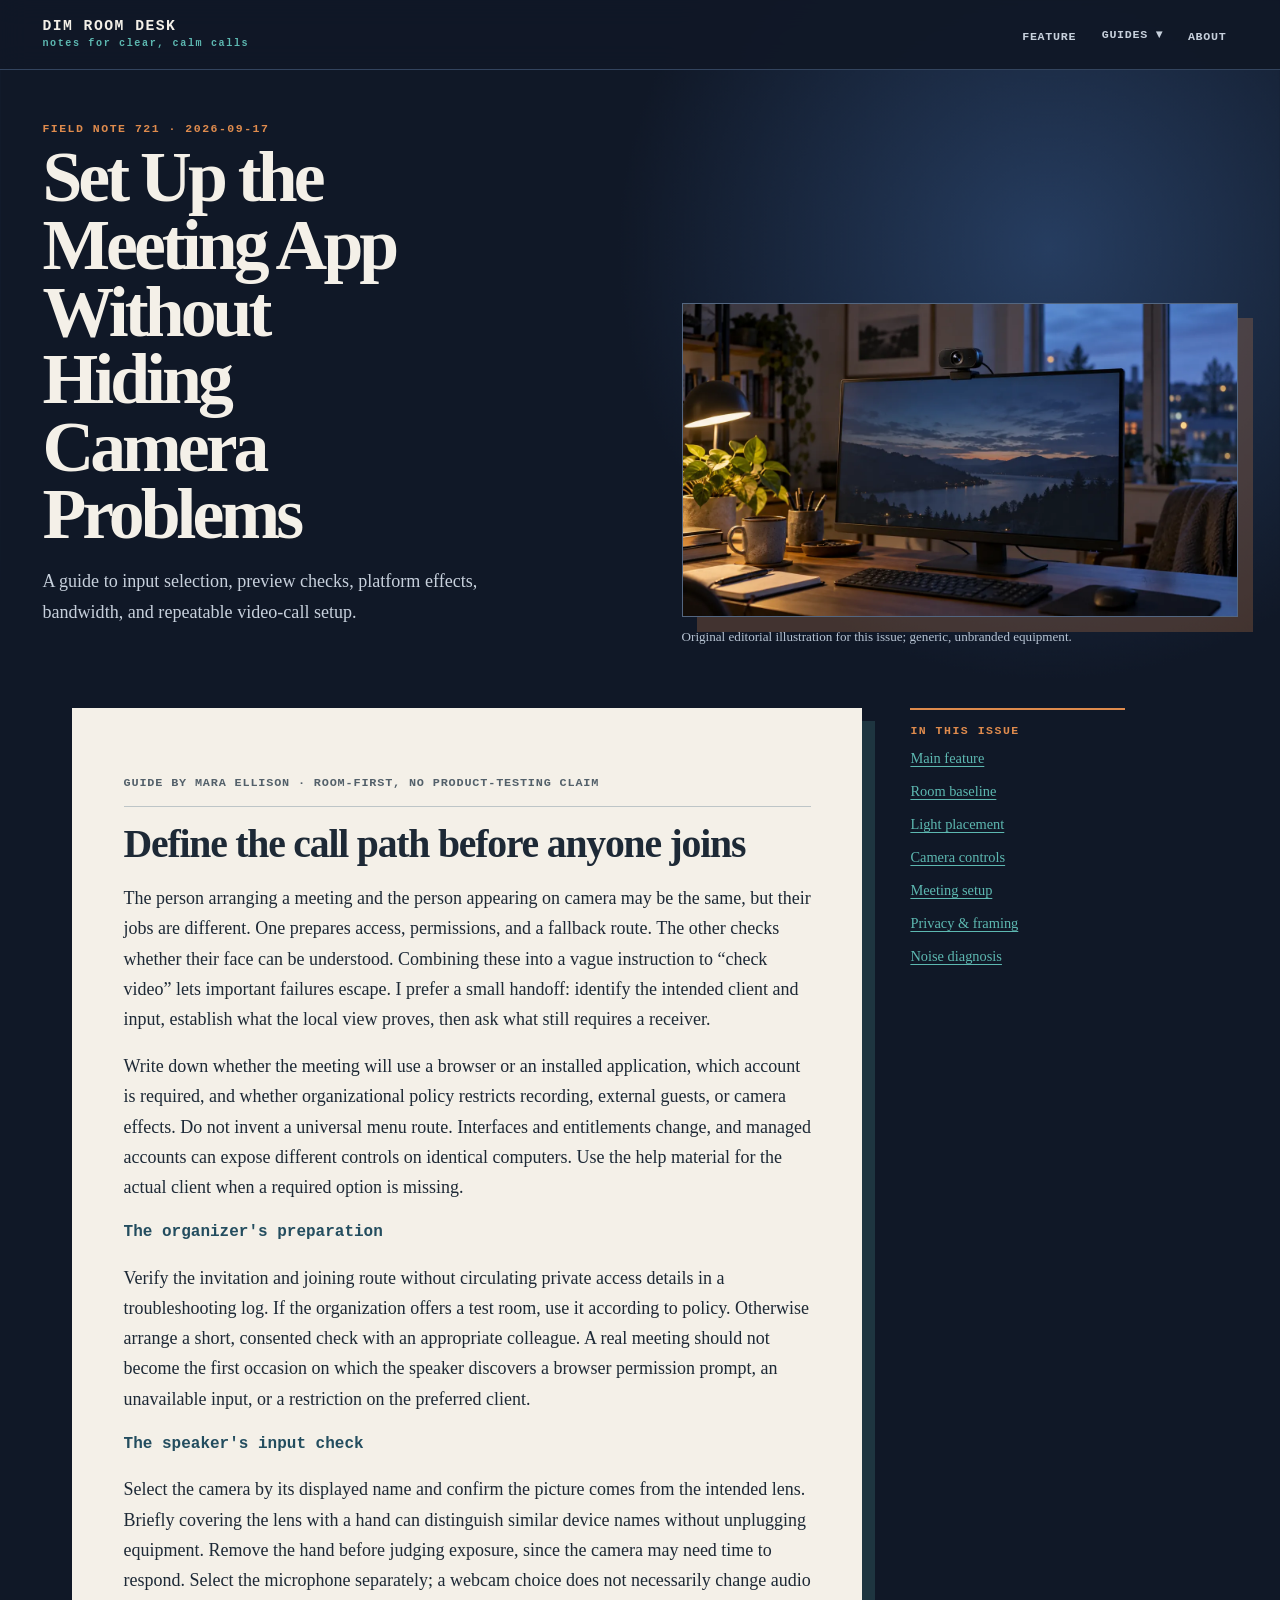
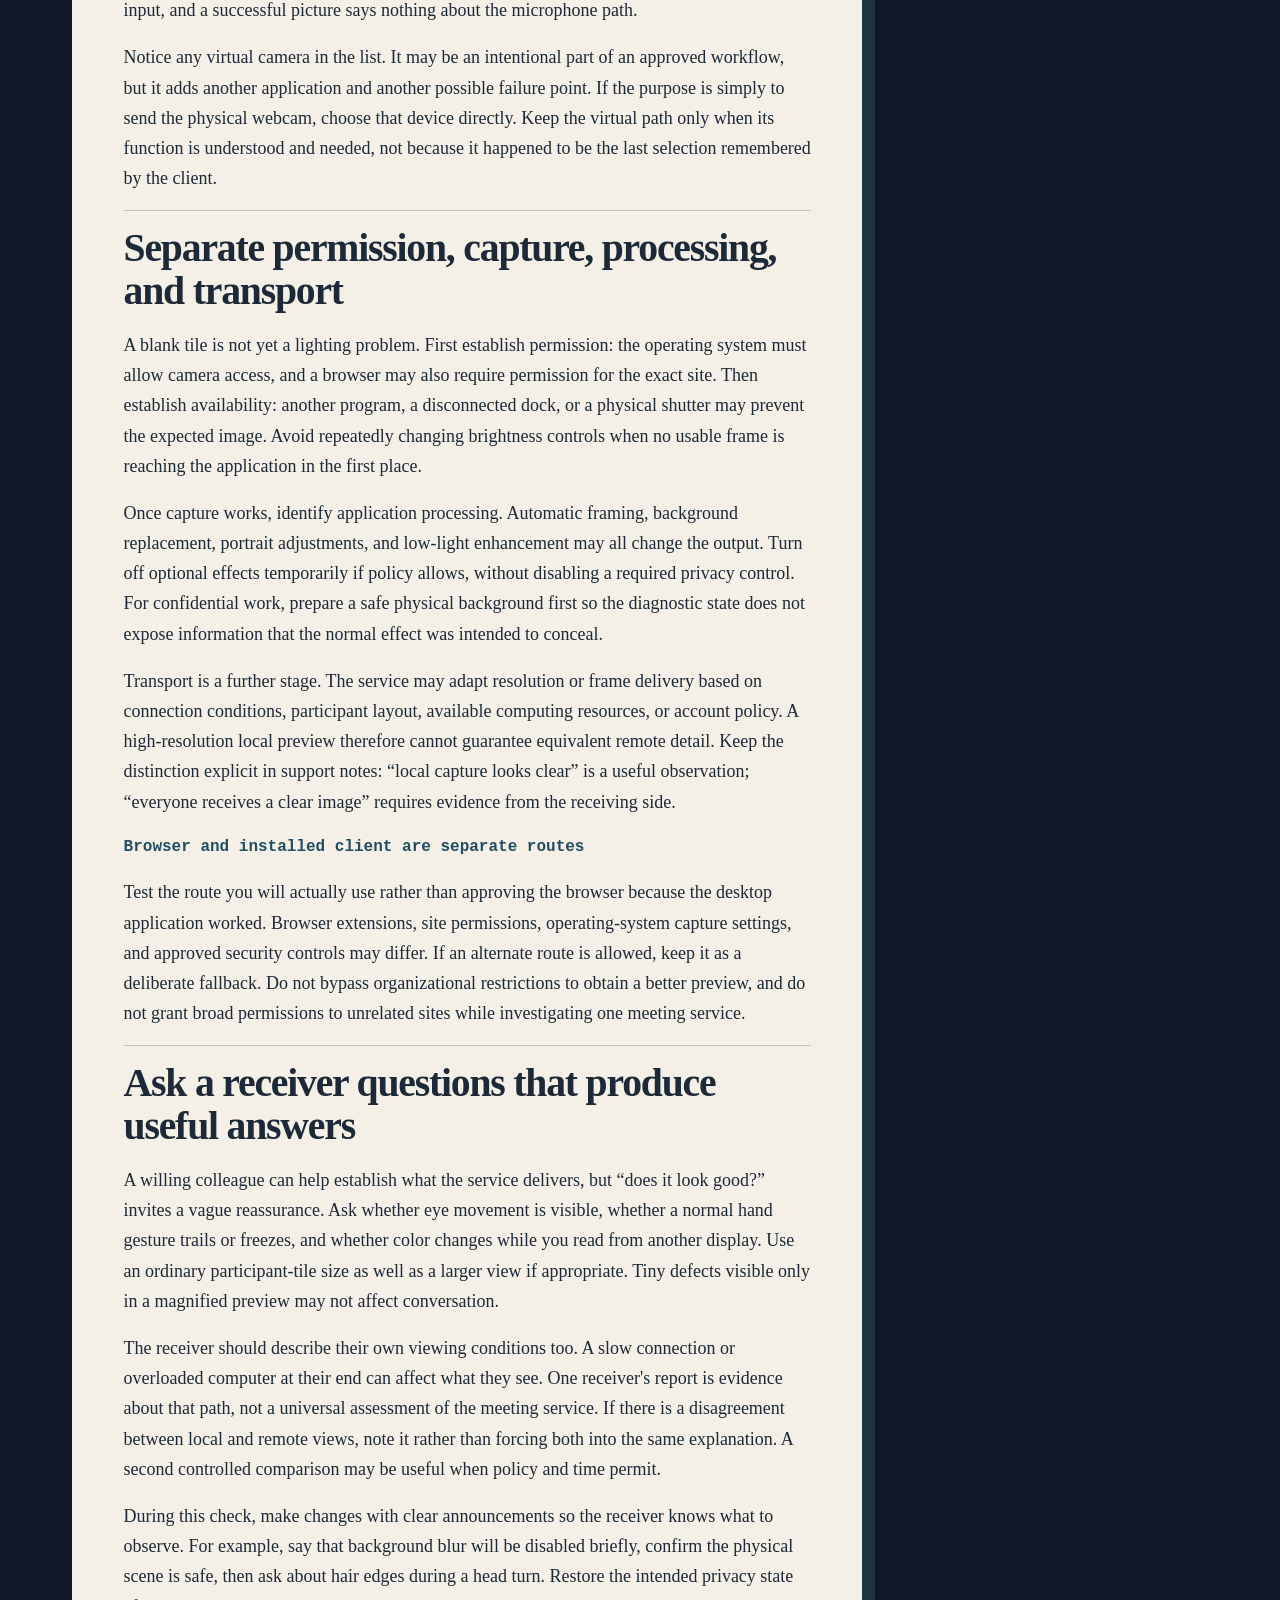
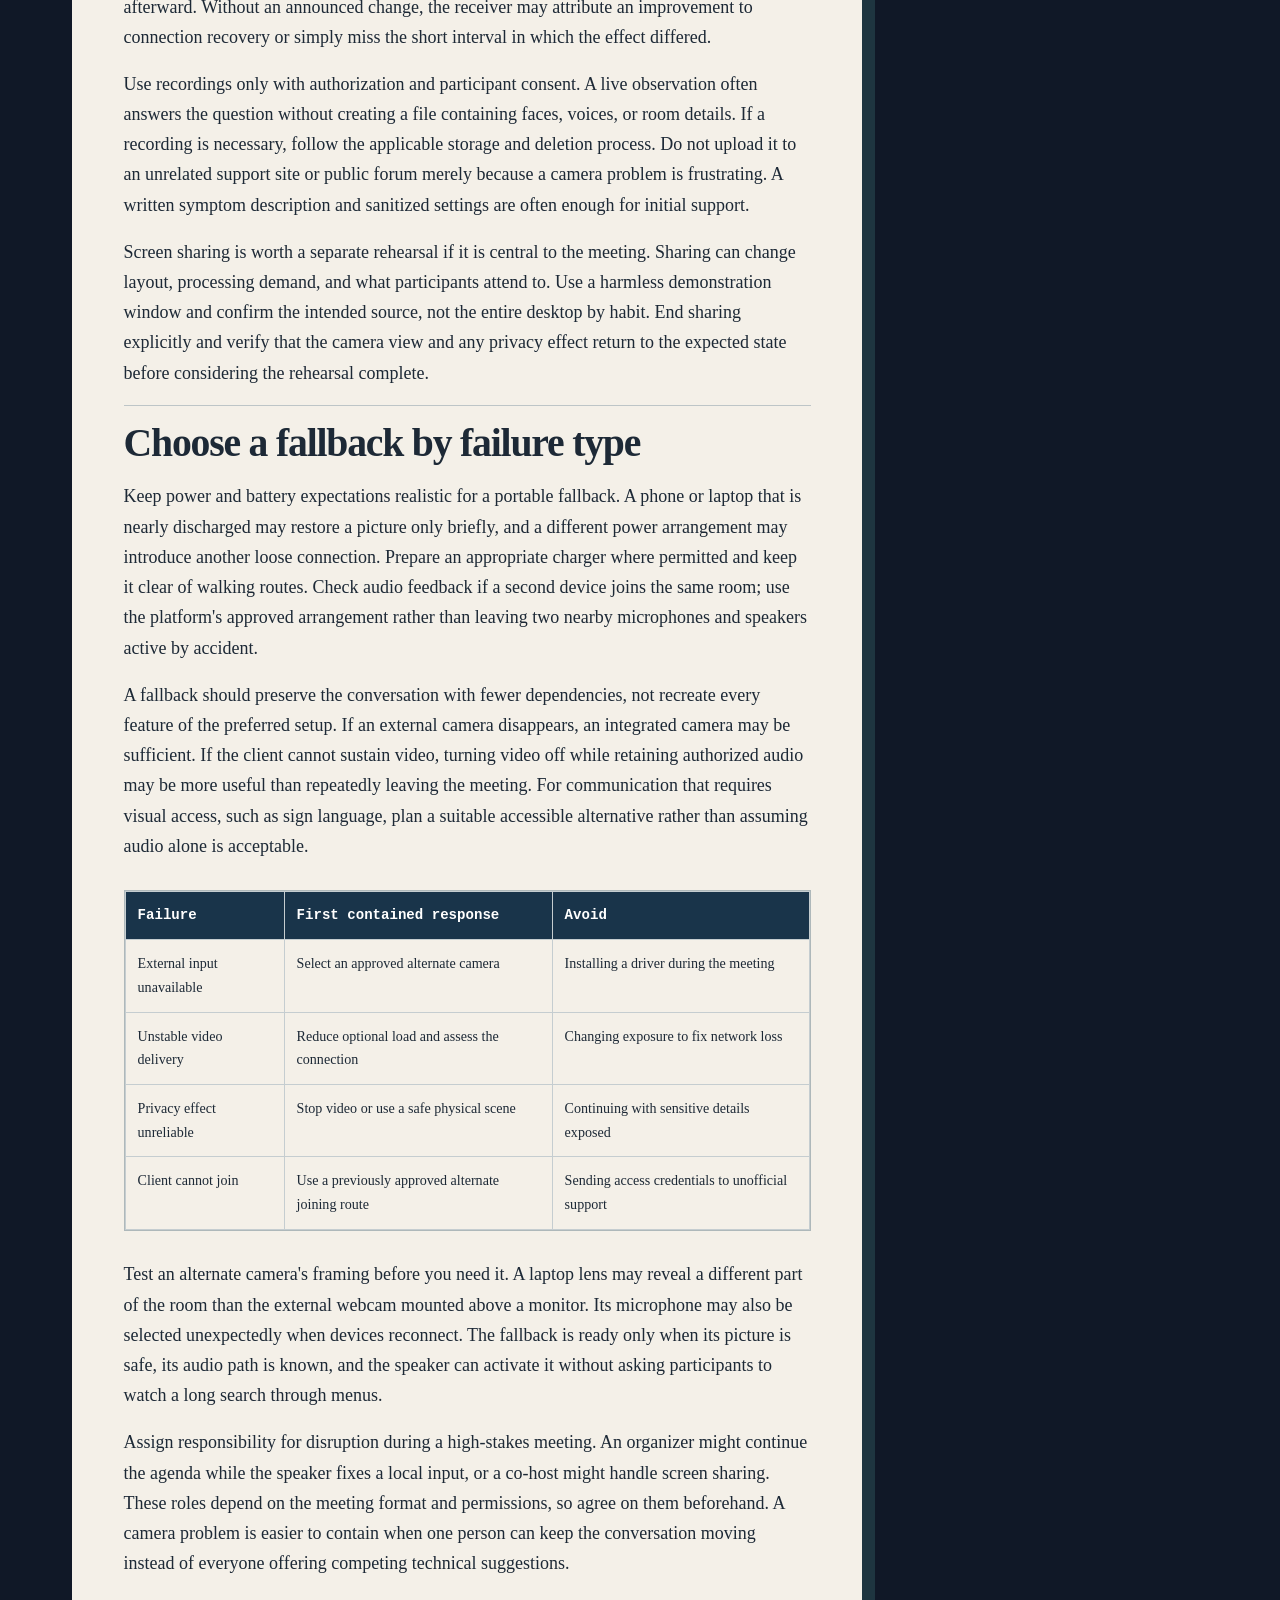
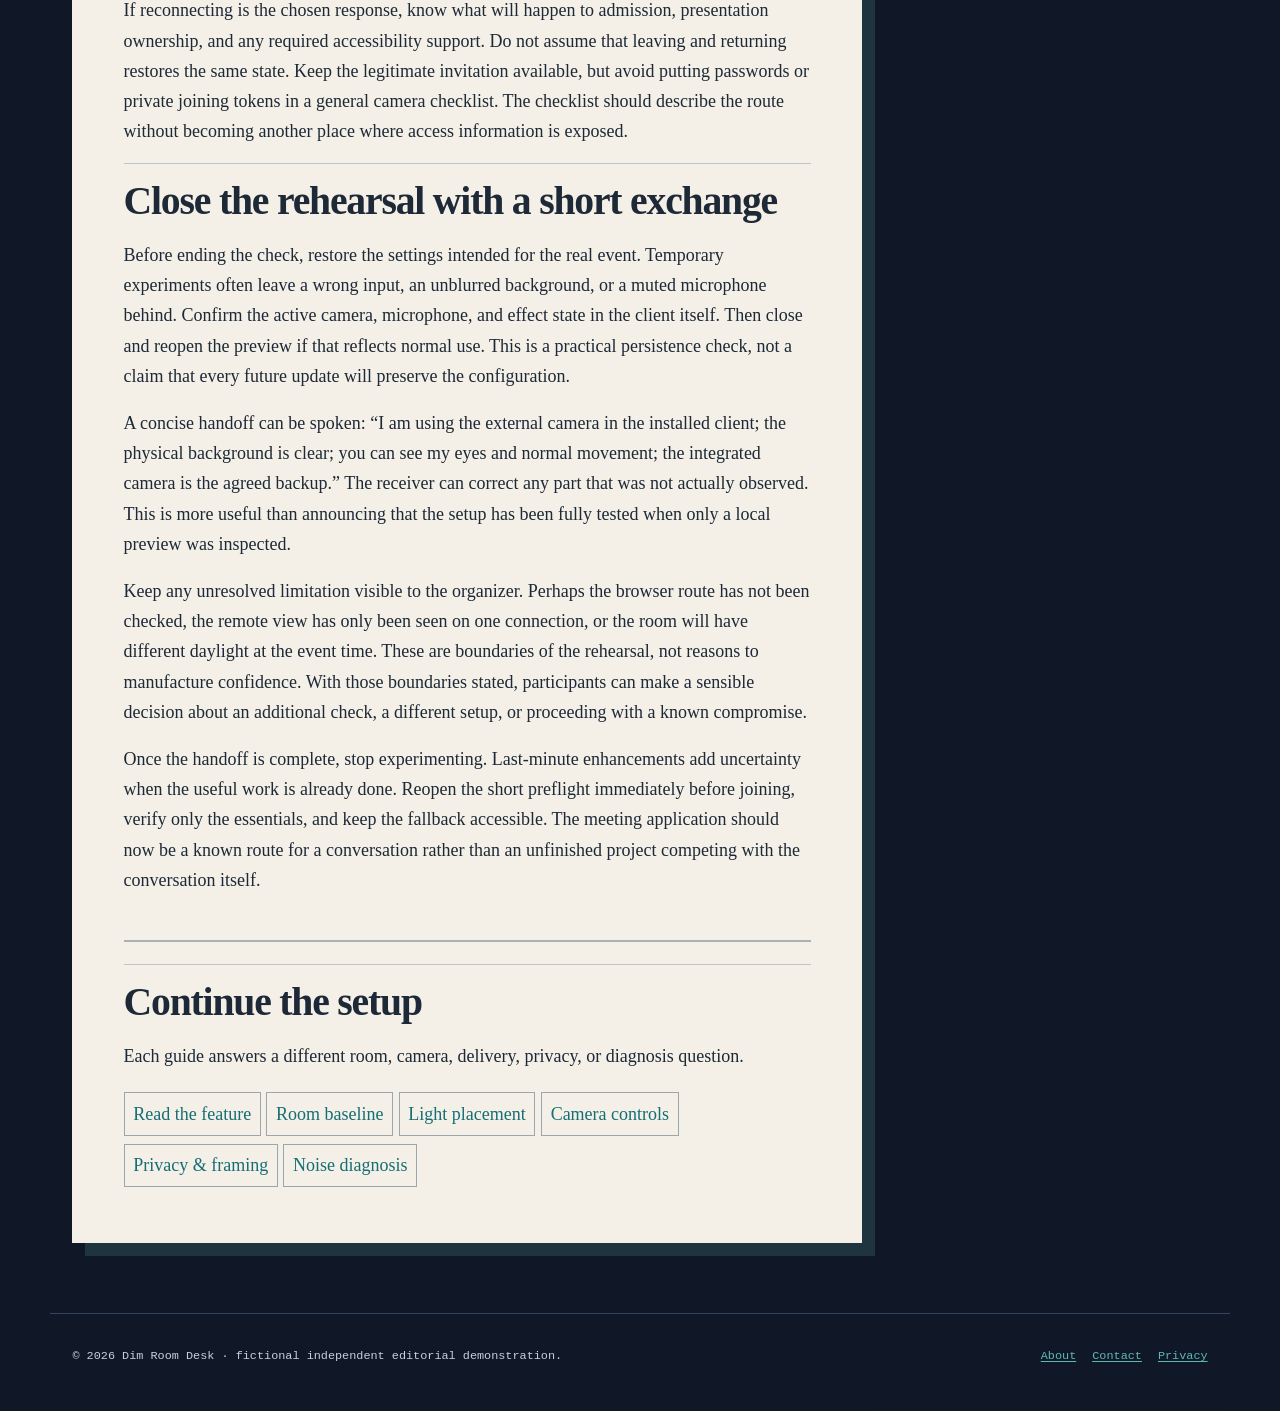
<file: meeting-platform-setup.html>
<!doctype html><html lang="en"><head><meta charset="utf-8"><meta name="viewport" content="width=device-width,initial-scale=1"><title>Set Up the Meeting App Without Hiding Camera Problems | Dim Room Desk</title><meta name="description" content="A guide to input selection, preview checks, platform effects, bandwidth, and repeatable video-call setup."><link rel="canonical" href="https://armaragex.github.io/lestallion-webcam-low-light-video-meetings-721/meeting-platform-setup.html"><meta property="og:type" content="article"><meta property="og:title" content="Set Up the Meeting App Without Hiding Camera Problems"><meta property="og:description" content="A guide to input selection, preview checks, platform effects, bandwidth, and repeatable video-call setup."><meta property="og:url" content="https://armaragex.github.io/lestallion-webcam-low-light-video-meetings-721/meeting-platform-setup.html"><meta property="og:image" content="https://armaragex.github.io/lestallion-webcam-low-light-video-meetings-721/blue-hour-webcam-desk.webp"><script type="application/ld+json">{"@context":"https://schema.org","@type":"Article","headline":"Set Up the Meeting App Without Hiding Camera Problems","description":"A guide to input selection, preview checks, platform effects, bandwidth, and repeatable video-call setup.","datePublished":"2026-09-17","dateModified":"2026-09-17","author":{"@type":"Person","name":"Mara Ellison"},"publisher":{"@type":"Organization","name":"Dim Room Desk"},"mainEntityOfPage":"https://armaragex.github.io/lestallion-webcam-low-light-video-meetings-721/meeting-platform-setup.html"}</script><link rel="stylesheet" href="style.css"><script defer src="site.js"></script></head><body><a class="skip" href="#content">Skip to article</a><header class="mast"><div class="mast-in"><a class="brand" href="index.html">DIM ROOM DESK<span>notes for clear, calm calls</span></a><button class="nav-toggle" aria-expanded="false" aria-controls="primary-nav">Menu</button><nav class="nav" id="primary-nav" aria-label="Primary navigation"><ul><li><a href="index.html">Feature</a></li><li class="dropdown"><button class="dropbtn" aria-expanded="false">Guides ▾</button><ul class="dropdown-menu"><li><a href="ambient-light-baseline.html">Room baseline</a></li><li><a href="lighting-placement.html">Light placement</a></li><li><a href="webcam-controls.html">Camera controls</a></li><li><a href="meeting-platform-setup.html">Meeting setup</a></li><li><a href="privacy-framing.html">Privacy &amp; framing</a></li><li><a href="troubleshooting-noise.html">Noise diagnosis</a></li></ul></li><li><a href="about.html">About</a></li></ul></nav></div></header><section class="hero"><div><div class="eyebrow">Field note 721 · 2026-09-17</div><h1>Set Up the Meeting App Without Hiding Camera Problems</h1><p class="dek">A guide to input selection, preview checks, platform effects, bandwidth, and repeatable video-call setup.</p></div><figure class="hero-figure"><img class="" src="blue-hour-webcam-desk.webp" width="1400" height="788" alt="A generic webcam on a softly lit desk at blue hour" decoding="async"><figcaption>Original editorial illustration for this issue; generic, unbranded equipment.</figcaption></figure></section><main id="content" class="page"><article class="article"><p class="byline">Guide by Mara Ellison · room-first, no product-testing claim</p><section>
<h2>Define the call path before anyone joins</h2>
<p>The person arranging a meeting and the person appearing on camera may be the same, but their jobs are different. One prepares access, permissions, and a fallback route. The other checks whether their face can be understood. Combining these into a vague instruction to “check video” lets important failures escape. I prefer a small handoff: identify the intended client and input, establish what the local view proves, then ask what still requires a receiver.</p>
<p>Write down whether the meeting will use a browser or an installed application, which account is required, and whether organizational policy restricts recording, external guests, or camera effects. Do not invent a universal menu route. Interfaces and entitlements change, and managed accounts can expose different controls on identical computers. Use the help material for the actual client when a required option is missing.</p>
<h3>The organizer's preparation</h3>
<p>Verify the invitation and joining route without circulating private access details in a troubleshooting log. If the organization offers a test room, use it according to policy. Otherwise arrange a short, consented check with an appropriate colleague. A real meeting should not become the first occasion on which the speaker discovers a browser permission prompt, an unavailable input, or a restriction on the preferred client.</p>
<h3>The speaker's input check</h3>
<p>Select the camera by its displayed name and confirm the picture comes from the intended lens. Briefly covering the lens with a hand can distinguish similar device names without unplugging equipment. Remove the hand before judging exposure, since the camera may need time to respond. Select the microphone separately; a webcam choice does not necessarily change audio input, and a successful picture says nothing about the microphone path.</p>
<p>Notice any virtual camera in the list. It may be an intentional part of an approved workflow, but it adds another application and another possible failure point. If the purpose is simply to send the physical webcam, choose that device directly. Keep the virtual path only when its function is understood and needed, not because it happened to be the last selection remembered by the client.</p>
</section>
<section>
<h2>Separate permission, capture, processing, and transport</h2>
<p>A blank tile is not yet a lighting problem. First establish permission: the operating system must allow camera access, and a browser may also require permission for the exact site. Then establish availability: another program, a disconnected dock, or a physical shutter may prevent the expected image. Avoid repeatedly changing brightness controls when no usable frame is reaching the application in the first place.</p>
<p>Once capture works, identify application processing. Automatic framing, background replacement, portrait adjustments, and low-light enhancement may all change the output. Turn off optional effects temporarily if policy allows, without disabling a required privacy control. For confidential work, prepare a safe physical background first so the diagnostic state does not expose information that the normal effect was intended to conceal.</p>
<p>Transport is a further stage. The service may adapt resolution or frame delivery based on connection conditions, participant layout, available computing resources, or account policy. A high-resolution local preview therefore cannot guarantee equivalent remote detail. Keep the distinction explicit in support notes: “local capture looks clear” is a useful observation; “everyone receives a clear image” requires evidence from the receiving side.</p>
<h3>Browser and installed client are separate routes</h3>
<p>Test the route you will actually use rather than approving the browser because the desktop application worked. Browser extensions, site permissions, operating-system capture settings, and approved security controls may differ. If an alternate route is allowed, keep it as a deliberate fallback. Do not bypass organizational restrictions to obtain a better preview, and do not grant broad permissions to unrelated sites while investigating one meeting service.</p>
</section>
<section>
<h2>Ask a receiver questions that produce useful answers</h2>
<p>A willing colleague can help establish what the service delivers, but “does it look good?” invites a vague reassurance. Ask whether eye movement is visible, whether a normal hand gesture trails or freezes, and whether color changes while you read from another display. Use an ordinary participant-tile size as well as a larger view if appropriate. Tiny defects visible only in a magnified preview may not affect conversation.</p>
<p>The receiver should describe their own viewing conditions too. A slow connection or overloaded computer at their end can affect what they see. One receiver's report is evidence about that path, not a universal assessment of the meeting service. If there is a disagreement between local and remote views, note it rather than forcing both into the same explanation. A second controlled comparison may be useful when policy and time permit.</p>
<p>During this check, make changes with clear announcements so the receiver knows what to observe. For example, say that background blur will be disabled briefly, confirm the physical scene is safe, then ask about hair edges during a head turn. Restore the intended privacy state afterward. Without an announced change, the receiver may attribute an improvement to connection recovery or simply miss the short interval in which the effect differed.</p>
<p>Use recordings only with authorization and participant consent. A live observation often answers the question without creating a file containing faces, voices, or room details. If a recording is necessary, follow the applicable storage and deletion process. Do not upload it to an unrelated support site or public forum merely because a camera problem is frustrating. A written symptom description and sanitized settings are often enough for initial support.</p>
<p>Screen sharing is worth a separate rehearsal if it is central to the meeting. Sharing can change layout, processing demand, and what participants attend to. Use a harmless demonstration window and confirm the intended source, not the entire desktop by habit. End sharing explicitly and verify that the camera view and any privacy effect return to the expected state before considering the rehearsal complete.</p>
</section>
<section>
<h2>Choose a fallback by failure type</h2>
<p>Keep power and battery expectations realistic for a portable fallback. A phone or laptop that is nearly discharged may restore a picture only briefly, and a different power arrangement may introduce another loose connection. Prepare an appropriate charger where permitted and keep it clear of walking routes. Check audio feedback if a second device joins the same room; use the platform's approved arrangement rather than leaving two nearby microphones and speakers active by accident.</p>
<p>A fallback should preserve the conversation with fewer dependencies, not recreate every feature of the preferred setup. If an external camera disappears, an integrated camera may be sufficient. If the client cannot sustain video, turning video off while retaining authorized audio may be more useful than repeatedly leaving the meeting. For communication that requires visual access, such as sign language, plan a suitable accessible alternative rather than assuming audio alone is acceptable.</p>
<div class="table-wrap" tabindex="0" aria-label="Meeting fallback choices">
<table><thead><tr><th scope="col">Failure</th><th scope="col">First contained response</th><th scope="col">Avoid</th></tr></thead><tbody>
<tr><td>External input unavailable</td><td>Select an approved alternate camera</td><td>Installing a driver during the meeting</td></tr>
<tr><td>Unstable video delivery</td><td>Reduce optional load and assess the connection</td><td>Changing exposure to fix network loss</td></tr>
<tr><td>Privacy effect unreliable</td><td>Stop video or use a safe physical scene</td><td>Continuing with sensitive details exposed</td></tr>
<tr><td>Client cannot join</td><td>Use a previously approved alternate joining route</td><td>Sending access credentials to unofficial support</td></tr>
</tbody></table></div>
<p>Test an alternate camera's framing before you need it. A laptop lens may reveal a different part of the room than the external webcam mounted above a monitor. Its microphone may also be selected unexpectedly when devices reconnect. The fallback is ready only when its picture is safe, its audio path is known, and the speaker can activate it without asking participants to watch a long search through menus.</p>
<p>Assign responsibility for disruption during a high-stakes meeting. An organizer might continue the agenda while the speaker fixes a local input, or a co-host might handle screen sharing. These roles depend on the meeting format and permissions, so agree on them beforehand. A camera problem is easier to contain when one person can keep the conversation moving instead of everyone offering competing technical suggestions.</p>
<p>If reconnecting is the chosen response, know what will happen to admission, presentation ownership, and any required accessibility support. Do not assume that leaving and returning restores the same state. Keep the legitimate invitation available, but avoid putting passwords or private joining tokens in a general camera checklist. The checklist should describe the route without becoming another place where access information is exposed.</p>
</section>
<section>
<h2>Close the rehearsal with a short exchange</h2>
<p>Before ending the check, restore the settings intended for the real event. Temporary experiments often leave a wrong input, an unblurred background, or a muted microphone behind. Confirm the active camera, microphone, and effect state in the client itself. Then close and reopen the preview if that reflects normal use. This is a practical persistence check, not a claim that every future update will preserve the configuration.</p>
<p>A concise handoff can be spoken: “I am using the external camera in the installed client; the physical background is clear; you can see my eyes and normal movement; the integrated camera is the agreed backup.” The receiver can correct any part that was not actually observed. This is more useful than announcing that the setup has been fully tested when only a local preview was inspected.</p>
<p>Keep any unresolved limitation visible to the organizer. Perhaps the browser route has not been checked, the remote view has only been seen on one connection, or the room will have different daylight at the event time. These are boundaries of the rehearsal, not reasons to manufacture confidence. With those boundaries stated, participants can make a sensible decision about an additional check, a different setup, or proceeding with a known compromise.</p>
<p>Once the handoff is complete, stop experimenting. Last-minute enhancements add uncertainty when the useful work is already done. Reopen the short preflight immediately before joining, verify only the essentials, and keep the fallback accessible. The meeting application should now be a known route for a conversation rather than an unfinished project competing with the conversation itself.</p>
</section>
<aside class="guide-mesh"><h2>Continue the setup</h2><p>Each guide answers a different room, camera, delivery, privacy, or diagnosis question.</p><a href="index.html">Read the feature</a><a href="ambient-light-baseline.html">Room baseline</a><a href="lighting-placement.html">Light placement</a><a href="webcam-controls.html">Camera controls</a><a href="privacy-framing.html">Privacy &amp; framing</a><a href="troubleshooting-noise.html">Noise diagnosis</a></aside></article><aside class="rail"><div class="rail-label">In this issue</div><a href="index.html">Main feature</a><a href="ambient-light-baseline.html">Room baseline</a><a href="lighting-placement.html">Light placement</a><a href="webcam-controls.html">Camera controls</a><a href="meeting-platform-setup.html">Meeting setup</a><a href="privacy-framing.html">Privacy &amp; framing</a><a href="troubleshooting-noise.html">Noise diagnosis</a></aside></main><footer class="foot"><span>© 2026 Dim Room Desk · fictional independent editorial demonstration.</span><nav><a href="about.html">About</a><a href="contact.html">Contact</a><a href="privacy.html">Privacy</a></nav></footer></body></html>
</file>
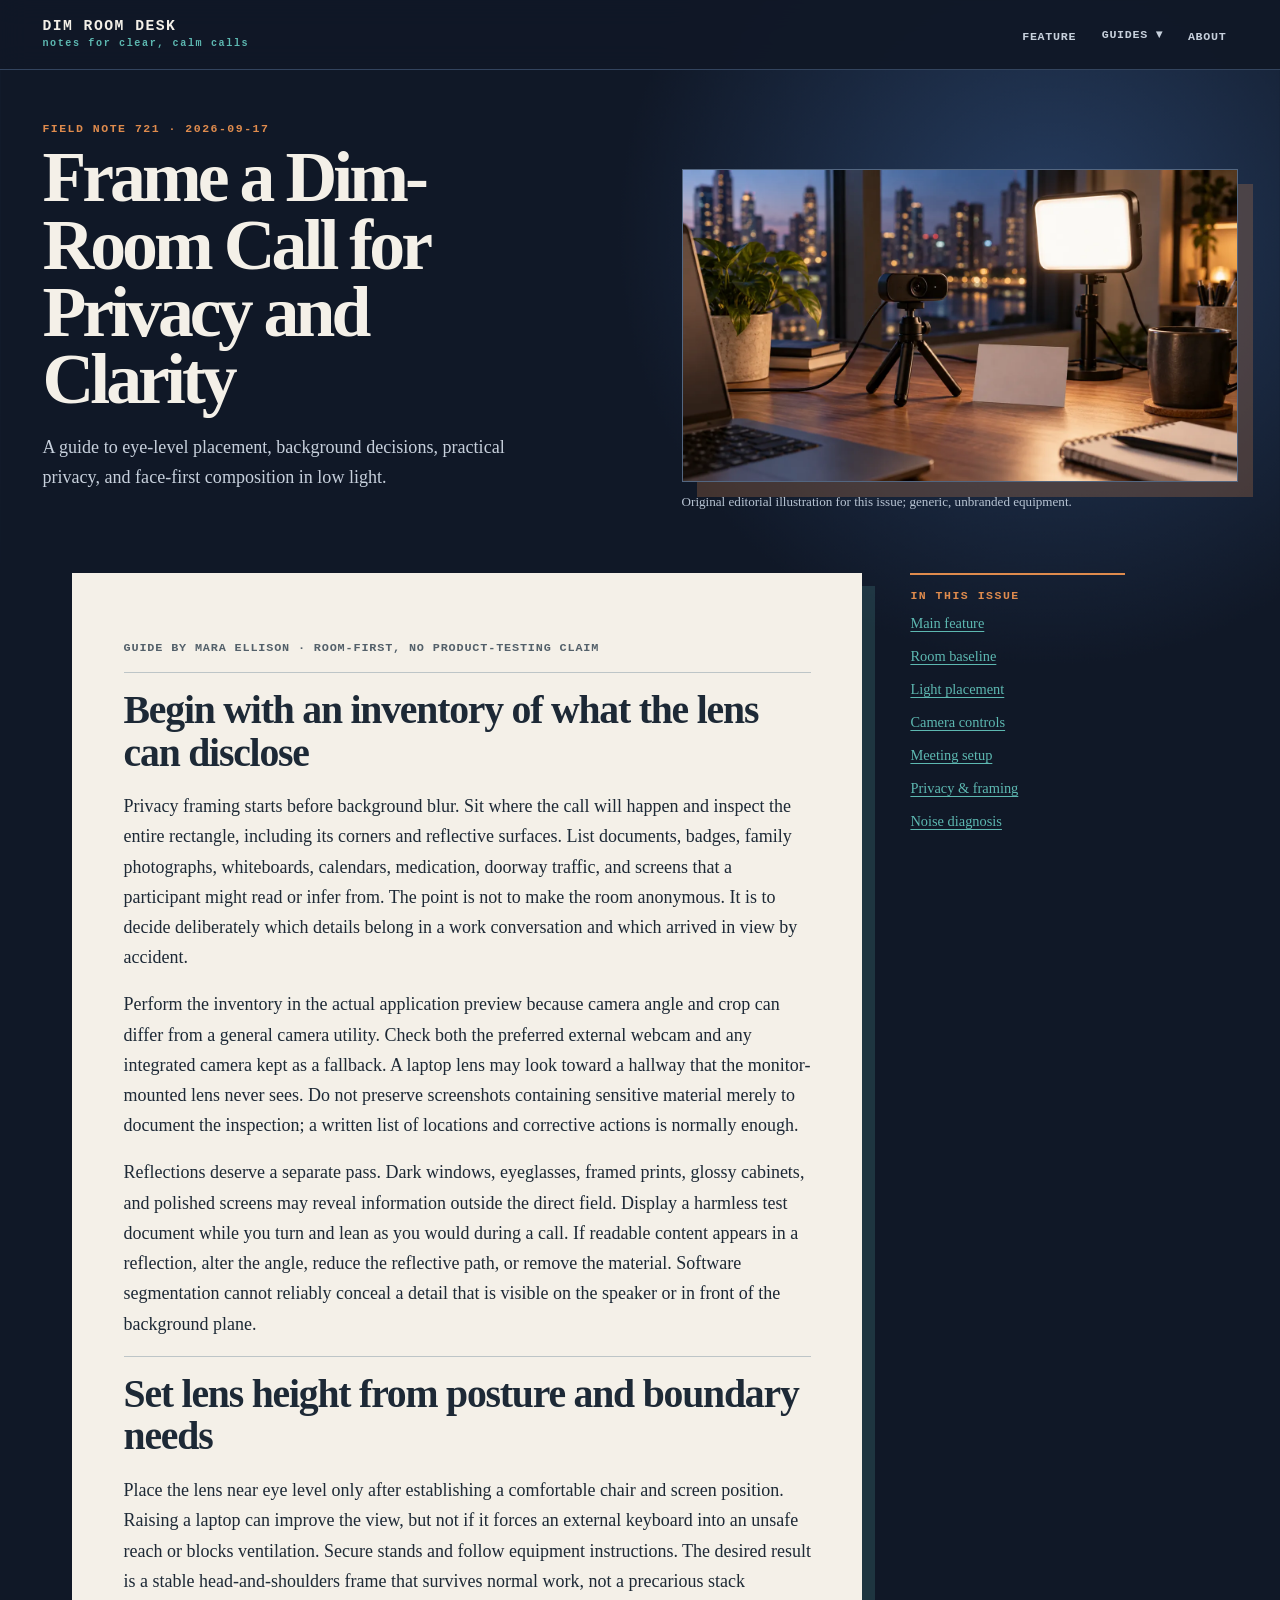
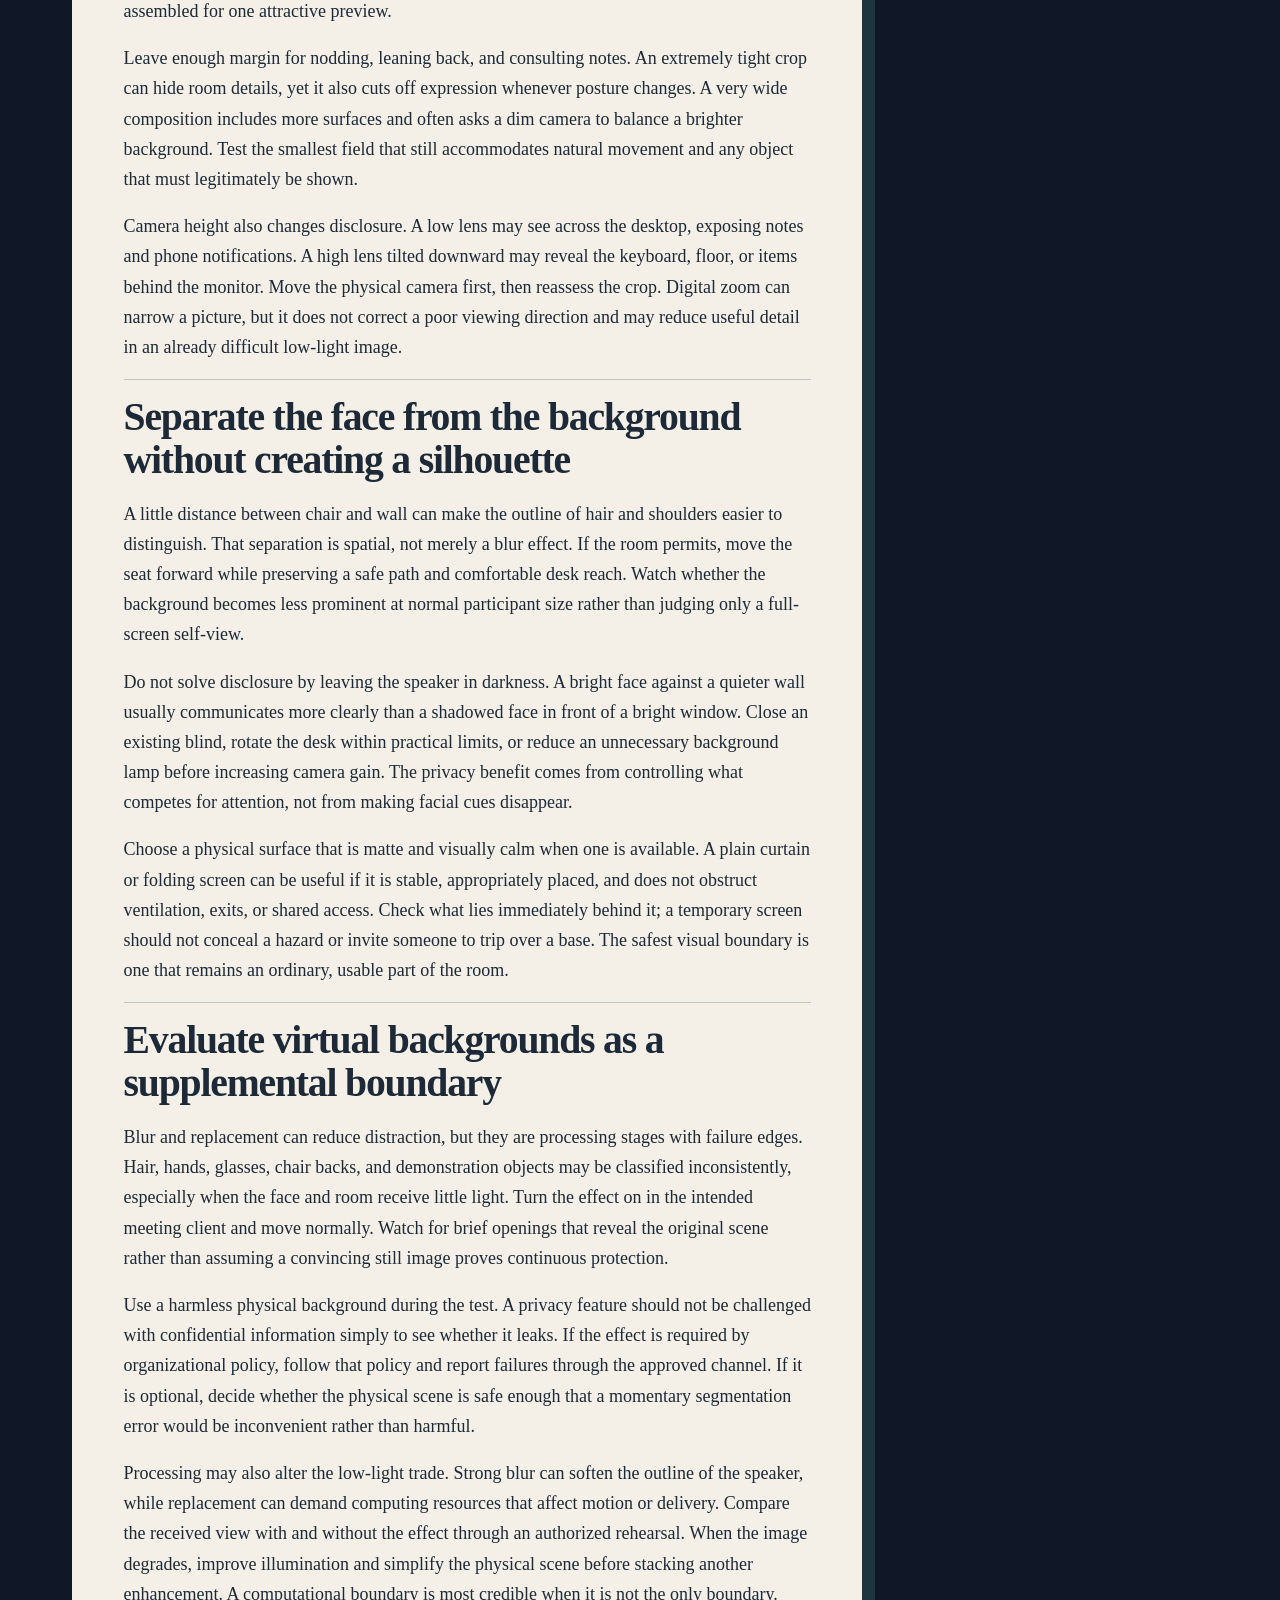
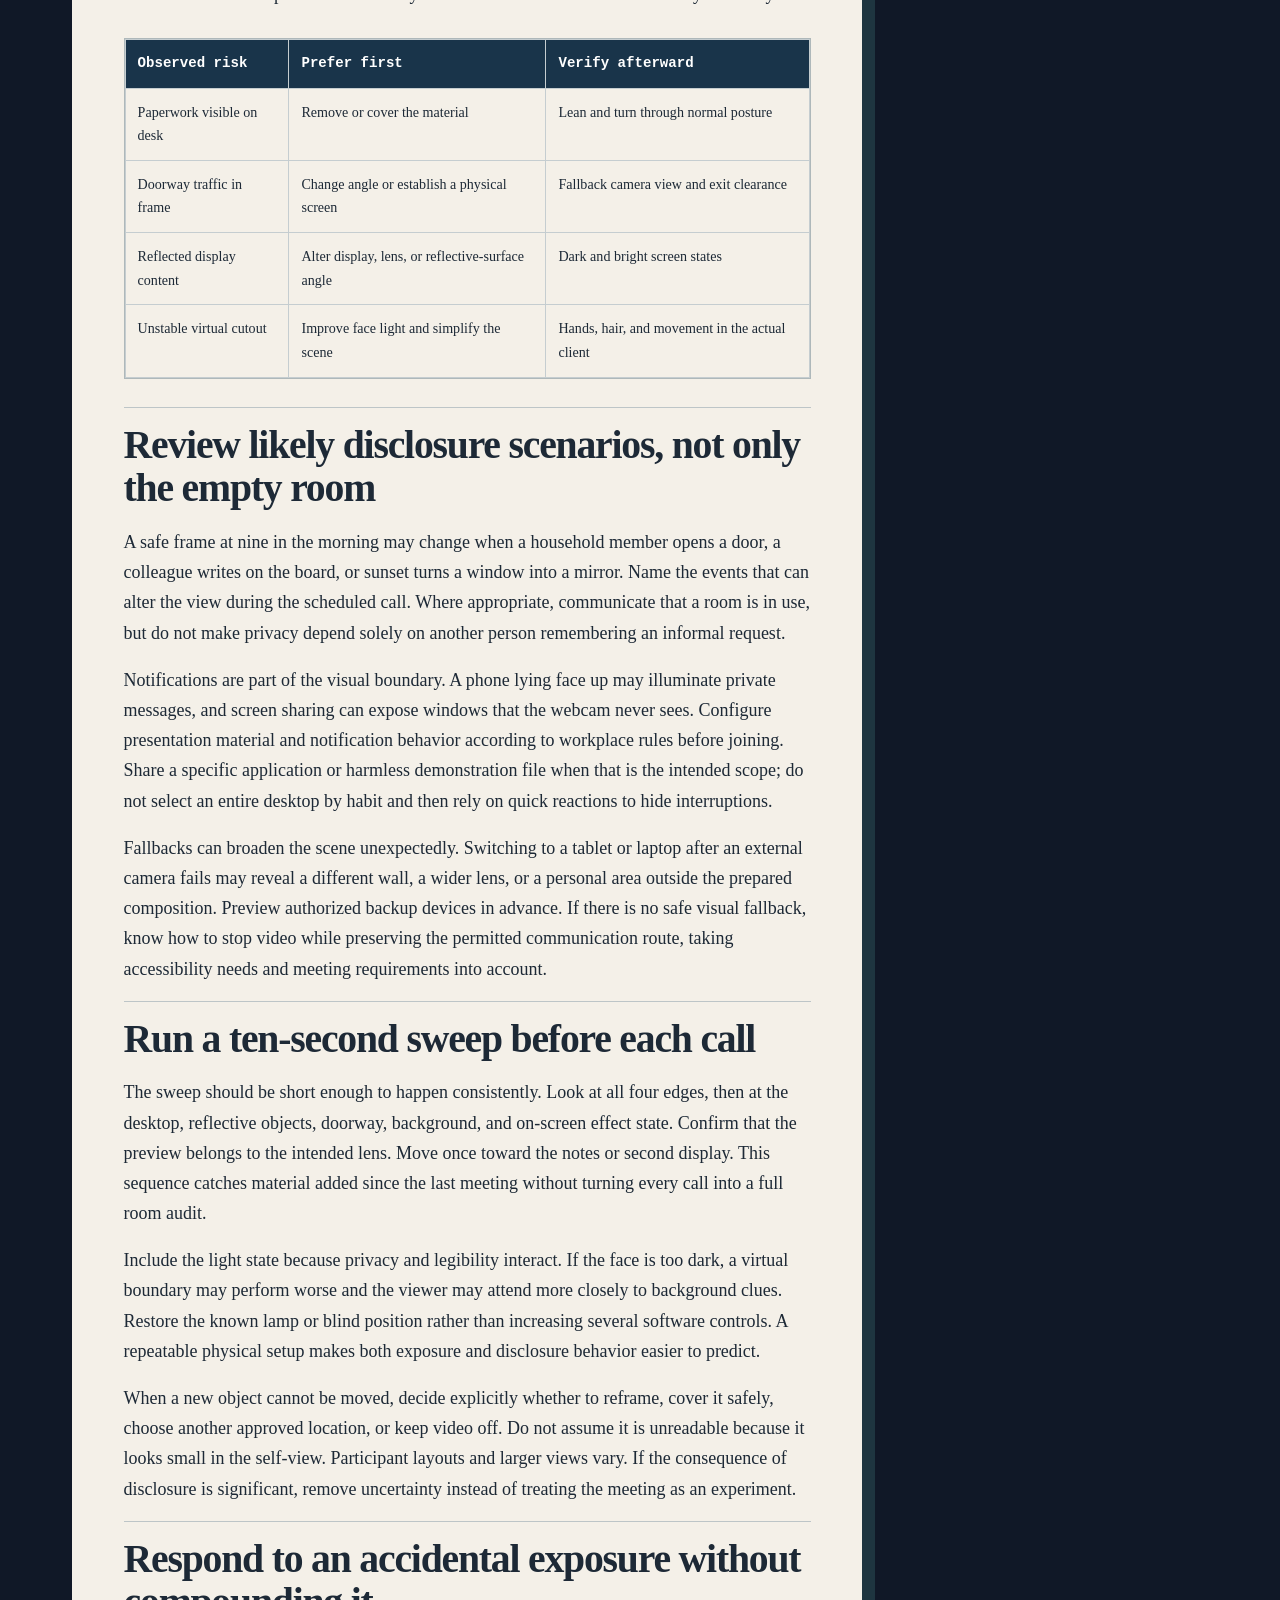
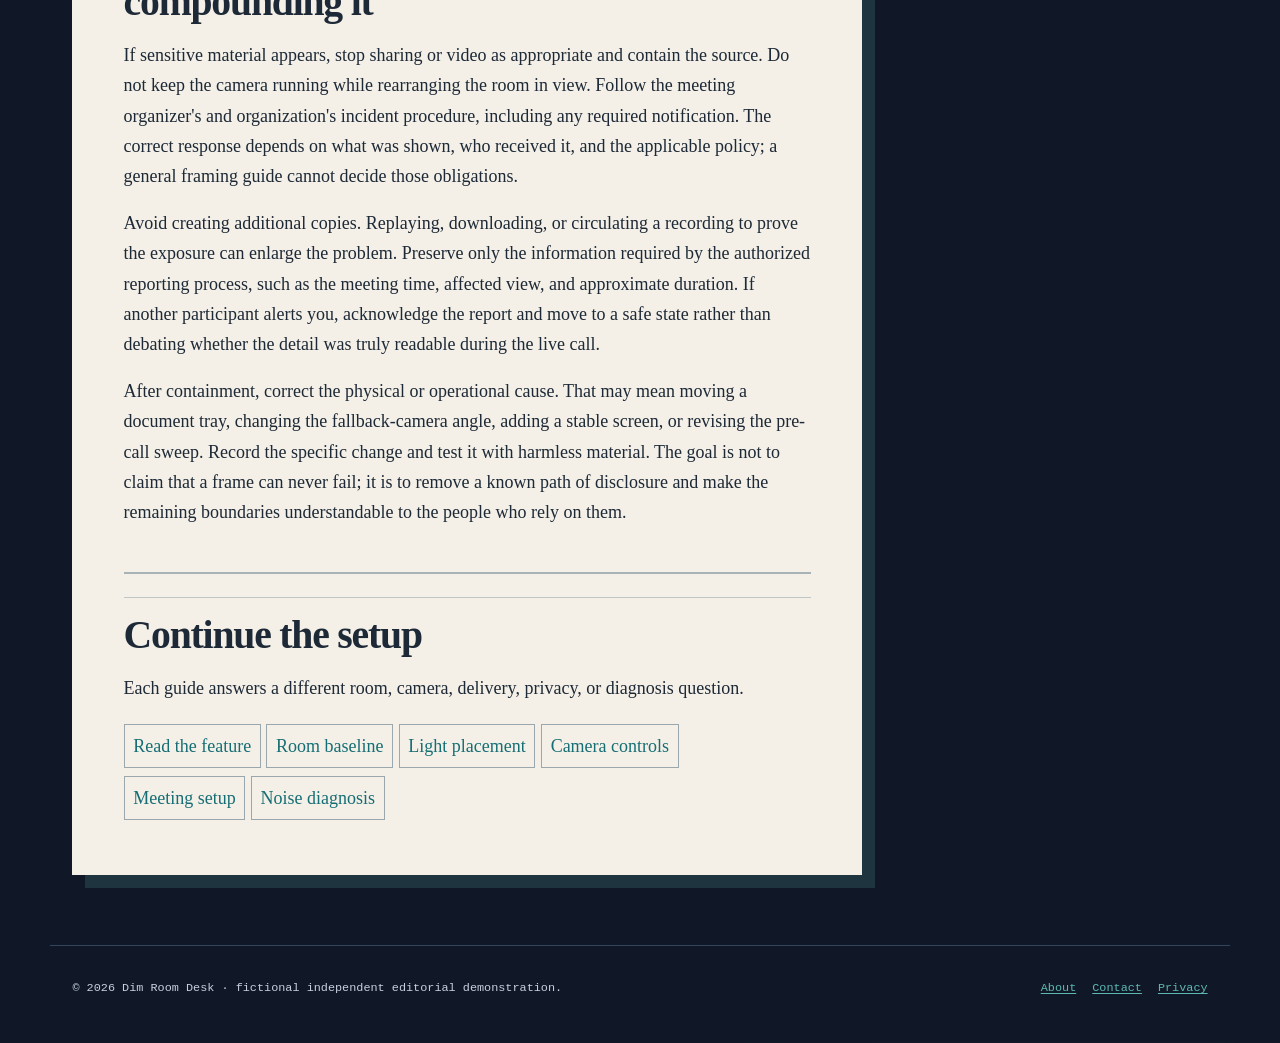
<file: privacy-framing.html>
<!doctype html><html lang="en"><head><meta charset="utf-8"><meta name="viewport" content="width=device-width,initial-scale=1"><title>Frame a Dim-Room Call for Privacy and Clarity | Dim Room Desk</title><meta name="description" content="A guide to eye-level placement, background decisions, practical privacy, and face-first composition in low light."><link rel="canonical" href="https://armaragex.github.io/lestallion-webcam-low-light-video-meetings-721/privacy-framing.html"><meta property="og:type" content="article"><meta property="og:title" content="Frame a Dim-Room Call for Privacy and Clarity"><meta property="og:description" content="A guide to eye-level placement, background decisions, practical privacy, and face-first composition in low light."><meta property="og:url" content="https://armaragex.github.io/lestallion-webcam-low-light-video-meetings-721/privacy-framing.html"><meta property="og:image" content="https://armaragex.github.io/lestallion-webcam-low-light-video-meetings-721/soft-key-light-workflow.webp"><script type="application/ld+json">{"@context":"https://schema.org","@type":"Article","headline":"Frame a Dim-Room Call for Privacy and Clarity","description":"A guide to eye-level placement, background decisions, practical privacy, and face-first composition in low light.","datePublished":"2026-09-17","dateModified":"2026-09-17","author":{"@type":"Person","name":"Mara Ellison"},"publisher":{"@type":"Organization","name":"Dim Room Desk"},"mainEntityOfPage":"https://armaragex.github.io/lestallion-webcam-low-light-video-meetings-721/privacy-framing.html"}</script><link rel="stylesheet" href="style.css"><script defer src="site.js"></script></head><body><a class="skip" href="#content">Skip to article</a><header class="mast"><div class="mast-in"><a class="brand" href="index.html">DIM ROOM DESK<span>notes for clear, calm calls</span></a><button class="nav-toggle" aria-expanded="false" aria-controls="primary-nav">Menu</button><nav class="nav" id="primary-nav" aria-label="Primary navigation"><ul><li><a href="index.html">Feature</a></li><li class="dropdown"><button class="dropbtn" aria-expanded="false">Guides ▾</button><ul class="dropdown-menu"><li><a href="ambient-light-baseline.html">Room baseline</a></li><li><a href="lighting-placement.html">Light placement</a></li><li><a href="webcam-controls.html">Camera controls</a></li><li><a href="meeting-platform-setup.html">Meeting setup</a></li><li><a href="privacy-framing.html">Privacy &amp; framing</a></li><li><a href="troubleshooting-noise.html">Noise diagnosis</a></li></ul></li><li><a href="about.html">About</a></li></ul></nav></div></header><section class="hero"><div><div class="eyebrow">Field note 721 · 2026-09-17</div><h1>Frame a Dim-Room Call for Privacy and Clarity</h1><p class="dek">A guide to eye-level placement, background decisions, practical privacy, and face-first composition in low light.</p></div><figure class="hero-figure"><img class="" src="soft-key-light-workflow.webp" width="1400" height="788" alt="A generic webcam on a softly lit desk at blue hour" decoding="async"><figcaption>Original editorial illustration for this issue; generic, unbranded equipment.</figcaption></figure></section><main id="content" class="page"><article class="article"><p class="byline">Guide by Mara Ellison · room-first, no product-testing claim</p><section>
<h2>Begin with an inventory of what the lens can disclose</h2>
<p>Privacy framing starts before background blur. Sit where the call will happen and inspect the entire rectangle, including its corners and reflective surfaces. List documents, badges, family photographs, whiteboards, calendars, medication, doorway traffic, and screens that a participant might read or infer from. The point is not to make the room anonymous. It is to decide deliberately which details belong in a work conversation and which arrived in view by accident.</p>
<p>Perform the inventory in the actual application preview because camera angle and crop can differ from a general camera utility. Check both the preferred external webcam and any integrated camera kept as a fallback. A laptop lens may look toward a hallway that the monitor-mounted lens never sees. Do not preserve screenshots containing sensitive material merely to document the inspection; a written list of locations and corrective actions is normally enough.</p>
<p>Reflections deserve a separate pass. Dark windows, eyeglasses, framed prints, glossy cabinets, and polished screens may reveal information outside the direct field. Display a harmless test document while you turn and lean as you would during a call. If readable content appears in a reflection, alter the angle, reduce the reflective path, or remove the material. Software segmentation cannot reliably conceal a detail that is visible on the speaker or in front of the background plane.</p>
</section>
<section>
<h2>Set lens height from posture and boundary needs</h2>
<p>Place the lens near eye level only after establishing a comfortable chair and screen position. Raising a laptop can improve the view, but not if it forces an external keyboard into an unsafe reach or blocks ventilation. Secure stands and follow equipment instructions. The desired result is a stable head-and-shoulders frame that survives normal work, not a precarious stack assembled for one attractive preview.</p>
<p>Leave enough margin for nodding, leaning back, and consulting notes. An extremely tight crop can hide room details, yet it also cuts off expression whenever posture changes. A very wide composition includes more surfaces and often asks a dim camera to balance a brighter background. Test the smallest field that still accommodates natural movement and any object that must legitimately be shown.</p>
<p>Camera height also changes disclosure. A low lens may see across the desktop, exposing notes and phone notifications. A high lens tilted downward may reveal the keyboard, floor, or items behind the monitor. Move the physical camera first, then reassess the crop. Digital zoom can narrow a picture, but it does not correct a poor viewing direction and may reduce useful detail in an already difficult low-light image.</p>
</section>
<section>
<h2>Separate the face from the background without creating a silhouette</h2>
<p>A little distance between chair and wall can make the outline of hair and shoulders easier to distinguish. That separation is spatial, not merely a blur effect. If the room permits, move the seat forward while preserving a safe path and comfortable desk reach. Watch whether the background becomes less prominent at normal participant size rather than judging only a full-screen self-view.</p>
<p>Do not solve disclosure by leaving the speaker in darkness. A bright face against a quieter wall usually communicates more clearly than a shadowed face in front of a bright window. Close an existing blind, rotate the desk within practical limits, or reduce an unnecessary background lamp before increasing camera gain. The privacy benefit comes from controlling what competes for attention, not from making facial cues disappear.</p>
<p>Choose a physical surface that is matte and visually calm when one is available. A plain curtain or folding screen can be useful if it is stable, appropriately placed, and does not obstruct ventilation, exits, or shared access. Check what lies immediately behind it; a temporary screen should not conceal a hazard or invite someone to trip over a base. The safest visual boundary is one that remains an ordinary, usable part of the room.</p>
</section>
<section>
<h2>Evaluate virtual backgrounds as a supplemental boundary</h2>
<p>Blur and replacement can reduce distraction, but they are processing stages with failure edges. Hair, hands, glasses, chair backs, and demonstration objects may be classified inconsistently, especially when the face and room receive little light. Turn the effect on in the intended meeting client and move normally. Watch for brief openings that reveal the original scene rather than assuming a convincing still image proves continuous protection.</p>
<p>Use a harmless physical background during the test. A privacy feature should not be challenged with confidential information simply to see whether it leaks. If the effect is required by organizational policy, follow that policy and report failures through the approved channel. If it is optional, decide whether the physical scene is safe enough that a momentary segmentation error would be inconvenient rather than harmful.</p>
<p>Processing may also alter the low-light trade. Strong blur can soften the outline of the speaker, while replacement can demand computing resources that affect motion or delivery. Compare the received view with and without the effect through an authorized rehearsal. When the image degrades, improve illumination and simplify the physical scene before stacking another enhancement. A computational boundary is most credible when it is not the only boundary.</p>
<div class="table-wrap" tabindex="0" aria-label="Framing privacy response choices">
<table><thead><tr><th scope="col">Observed risk</th><th scope="col">Prefer first</th><th scope="col">Verify afterward</th></tr></thead><tbody>
<tr><td>Paperwork visible on desk</td><td>Remove or cover the material</td><td>Lean and turn through normal posture</td></tr>
<tr><td>Doorway traffic in frame</td><td>Change angle or establish a physical screen</td><td>Fallback camera view and exit clearance</td></tr>
<tr><td>Reflected display content</td><td>Alter display, lens, or reflective-surface angle</td><td>Dark and bright screen states</td></tr>
<tr><td>Unstable virtual cutout</td><td>Improve face light and simplify the scene</td><td>Hands, hair, and movement in the actual client</td></tr>
</tbody></table></div>
</section>
<section>
<h2>Review likely disclosure scenarios, not only the empty room</h2>
<p>A safe frame at nine in the morning may change when a household member opens a door, a colleague writes on the board, or sunset turns a window into a mirror. Name the events that can alter the view during the scheduled call. Where appropriate, communicate that a room is in use, but do not make privacy depend solely on another person remembering an informal request.</p>
<p>Notifications are part of the visual boundary. A phone lying face up may illuminate private messages, and screen sharing can expose windows that the webcam never sees. Configure presentation material and notification behavior according to workplace rules before joining. Share a specific application or harmless demonstration file when that is the intended scope; do not select an entire desktop by habit and then rely on quick reactions to hide interruptions.</p>
<p>Fallbacks can broaden the scene unexpectedly. Switching to a tablet or laptop after an external camera fails may reveal a different wall, a wider lens, or a personal area outside the prepared composition. Preview authorized backup devices in advance. If there is no safe visual fallback, know how to stop video while preserving the permitted communication route, taking accessibility needs and meeting requirements into account.</p>
</section>
<section>
<h2>Run a ten-second sweep before each call</h2>
<p>The sweep should be short enough to happen consistently. Look at all four edges, then at the desktop, reflective objects, doorway, background, and on-screen effect state. Confirm that the preview belongs to the intended lens. Move once toward the notes or second display. This sequence catches material added since the last meeting without turning every call into a full room audit.</p>
<p>Include the light state because privacy and legibility interact. If the face is too dark, a virtual boundary may perform worse and the viewer may attend more closely to background clues. Restore the known lamp or blind position rather than increasing several software controls. A repeatable physical setup makes both exposure and disclosure behavior easier to predict.</p>
<p>When a new object cannot be moved, decide explicitly whether to reframe, cover it safely, choose another approved location, or keep video off. Do not assume it is unreadable because it looks small in the self-view. Participant layouts and larger views vary. If the consequence of disclosure is significant, remove uncertainty instead of treating the meeting as an experiment.</p>
</section>
<section>
<h2>Respond to an accidental exposure without compounding it</h2>
<p>If sensitive material appears, stop sharing or video as appropriate and contain the source. Do not keep the camera running while rearranging the room in view. Follow the meeting organizer's and organization's incident procedure, including any required notification. The correct response depends on what was shown, who received it, and the applicable policy; a general framing guide cannot decide those obligations.</p>
<p>Avoid creating additional copies. Replaying, downloading, or circulating a recording to prove the exposure can enlarge the problem. Preserve only the information required by the authorized reporting process, such as the meeting time, affected view, and approximate duration. If another participant alerts you, acknowledge the report and move to a safe state rather than debating whether the detail was truly readable during the live call.</p>
<p>After containment, correct the physical or operational cause. That may mean moving a document tray, changing the fallback-camera angle, adding a stable screen, or revising the pre-call sweep. Record the specific change and test it with harmless material. The goal is not to claim that a frame can never fail; it is to remove a known path of disclosure and make the remaining boundaries understandable to the people who rely on them.</p>
</section>
<aside class="guide-mesh"><h2>Continue the setup</h2><p>Each guide answers a different room, camera, delivery, privacy, or diagnosis question.</p><a href="index.html">Read the feature</a><a href="ambient-light-baseline.html">Room baseline</a><a href="lighting-placement.html">Light placement</a><a href="webcam-controls.html">Camera controls</a><a href="meeting-platform-setup.html">Meeting setup</a><a href="troubleshooting-noise.html">Noise diagnosis</a></aside></article><aside class="rail"><div class="rail-label">In this issue</div><a href="index.html">Main feature</a><a href="ambient-light-baseline.html">Room baseline</a><a href="lighting-placement.html">Light placement</a><a href="webcam-controls.html">Camera controls</a><a href="meeting-platform-setup.html">Meeting setup</a><a href="privacy-framing.html">Privacy &amp; framing</a><a href="troubleshooting-noise.html">Noise diagnosis</a></aside></main><footer class="foot"><span>© 2026 Dim Room Desk · fictional independent editorial demonstration.</span><nav><a href="about.html">About</a><a href="contact.html">Contact</a><a href="privacy.html">Privacy</a></nav></footer></body></html>
</file>
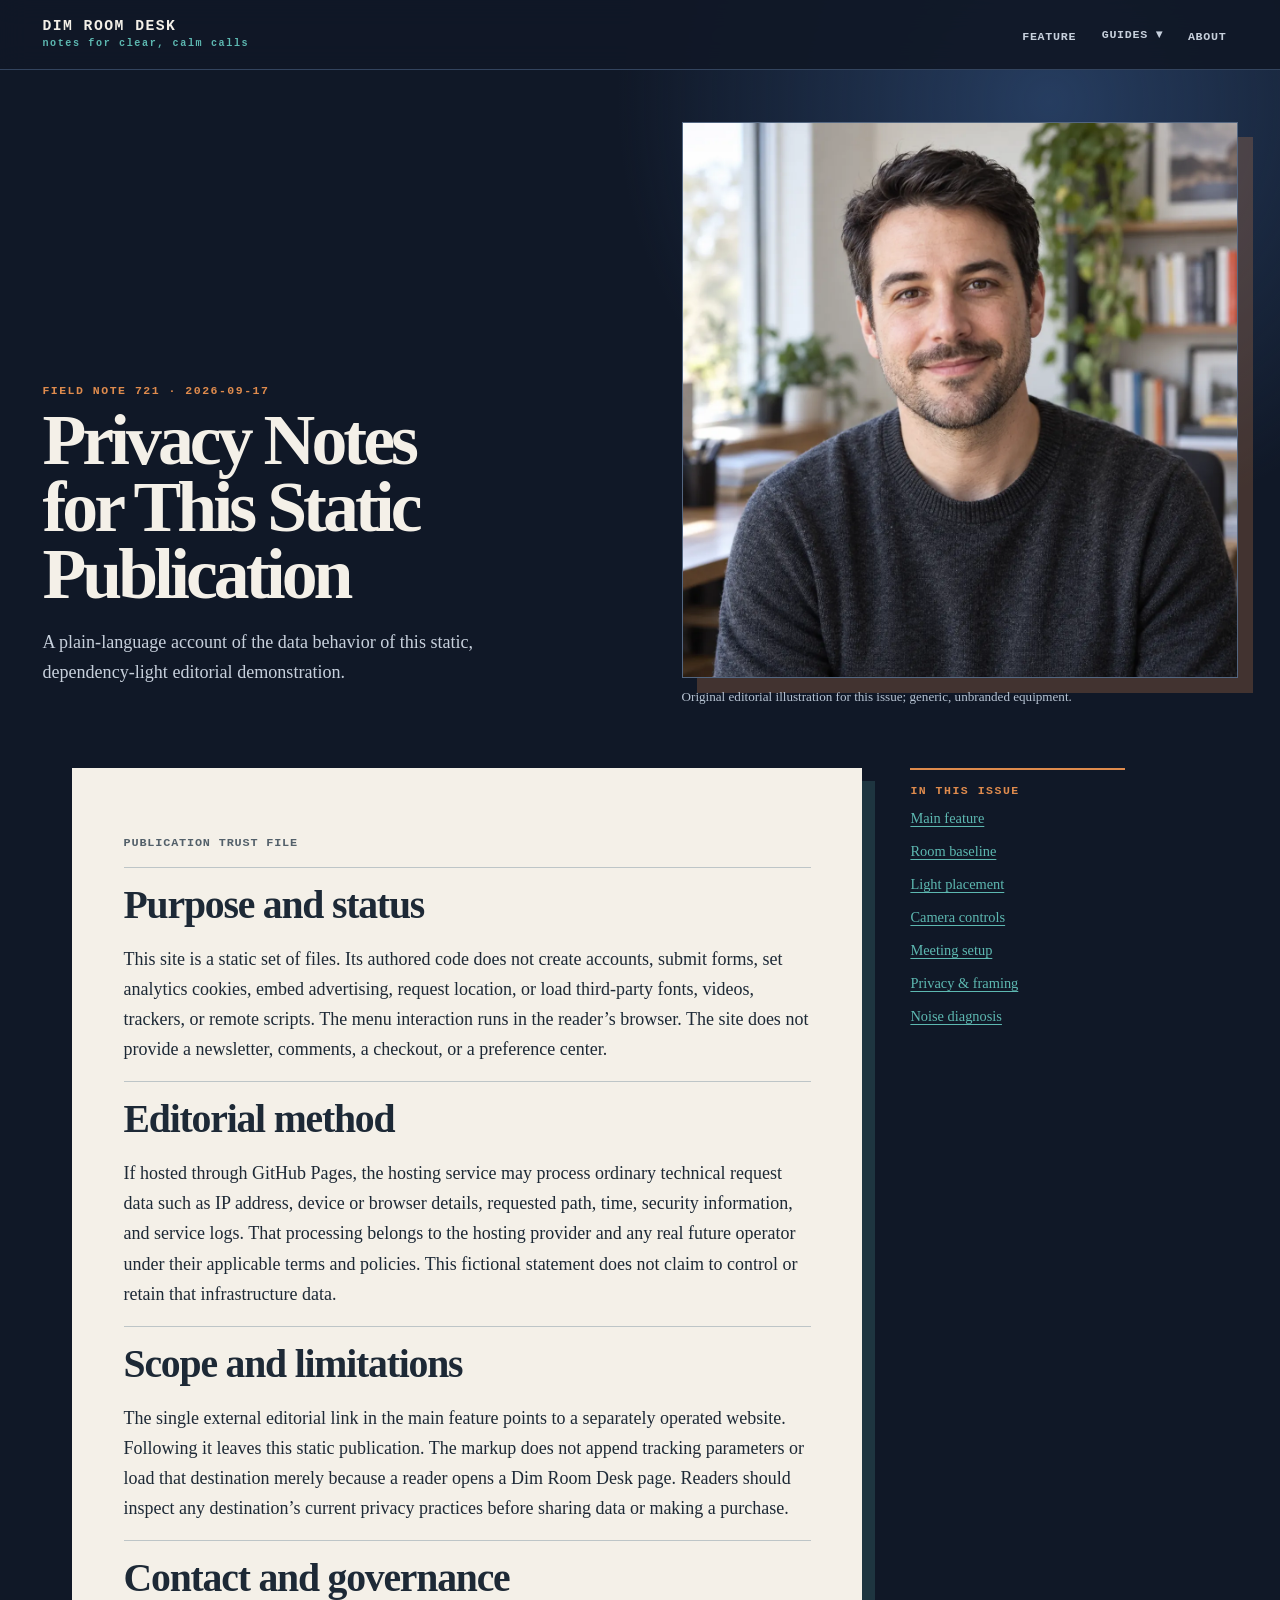
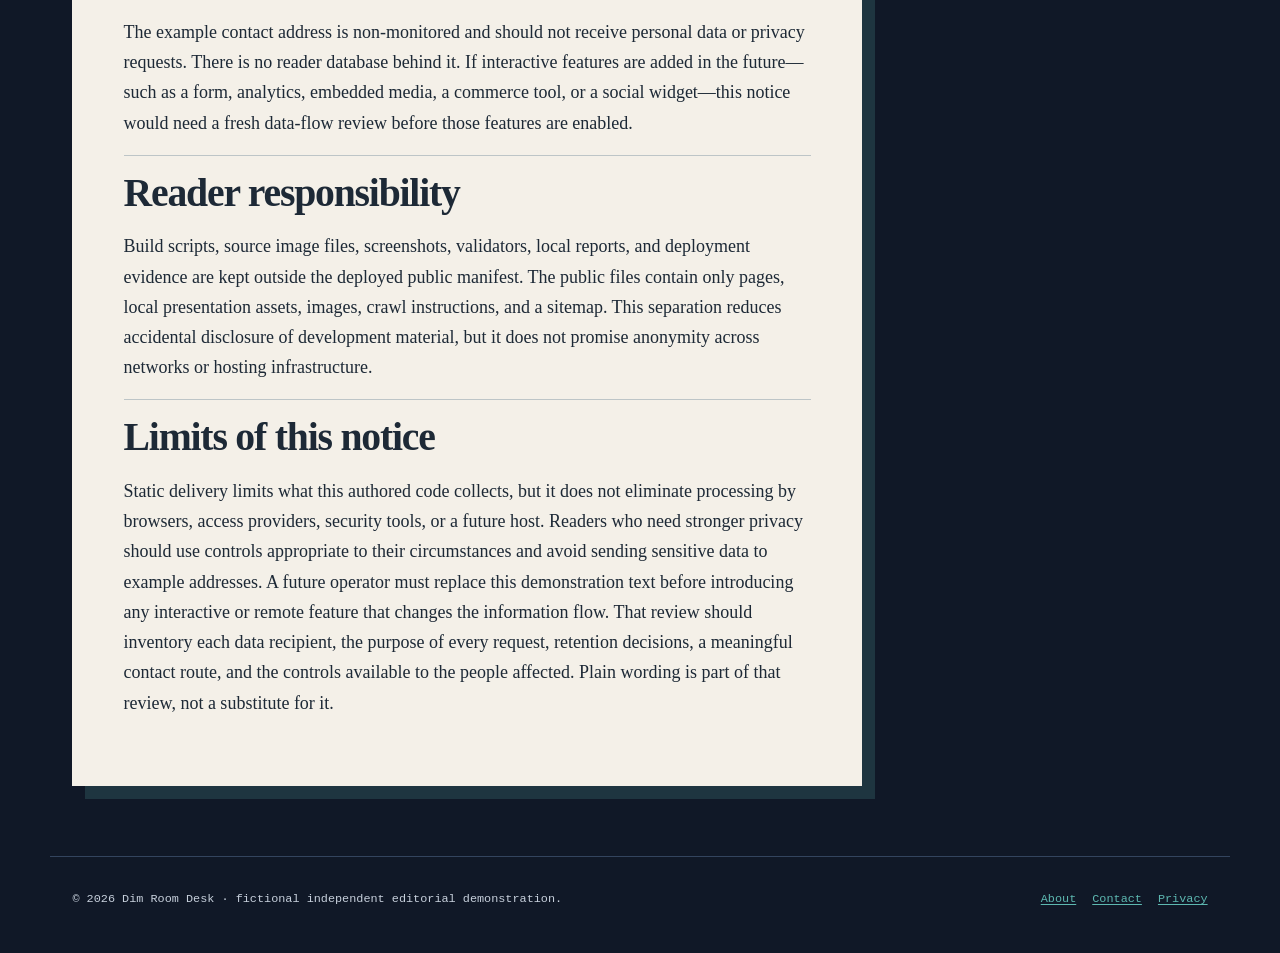
<file: privacy.html>
<!doctype html><html lang="en"><head><meta charset="utf-8"><meta name="viewport" content="width=device-width,initial-scale=1"><title>Privacy Notes for This Static Publication | Dim Room Desk</title><meta name="description" content="A plain-language account of the data behavior of this static, dependency-light editorial demonstration."><link rel="canonical" href="https://armaragex.github.io/lestallion-webcam-low-light-video-meetings-721/privacy.html"><meta property="og:type" content="article"><meta property="og:title" content="Privacy Notes for This Static Publication"><meta property="og:description" content="A plain-language account of the data behavior of this static, dependency-light editorial demonstration."><meta property="og:url" content="https://armaragex.github.io/lestallion-webcam-low-light-video-meetings-721/privacy.html"><meta property="og:image" content="https://armaragex.github.io/lestallion-webcam-low-light-video-meetings-721/mara-ellison-editor.webp"><script type="application/ld+json">{"@context":"https://schema.org","@type":"Article","headline":"Privacy Notes for This Static Publication","description":"A plain-language account of the data behavior of this static, dependency-light editorial demonstration.","datePublished":"2026-09-17","dateModified":"2026-09-17","author":{"@type":"Person","name":"Mara Ellison"},"publisher":{"@type":"Organization","name":"Dim Room Desk"},"mainEntityOfPage":"https://armaragex.github.io/lestallion-webcam-low-light-video-meetings-721/privacy.html"}</script><link rel="stylesheet" href="style.css"><script defer src="site.js"></script></head><body><a class="skip" href="#content">Skip to article</a><header class="mast"><div class="mast-in"><a class="brand" href="index.html">DIM ROOM DESK<span>notes for clear, calm calls</span></a><button class="nav-toggle" aria-expanded="false" aria-controls="primary-nav">Menu</button><nav class="nav" id="primary-nav" aria-label="Primary navigation"><ul><li><a href="index.html">Feature</a></li><li class="dropdown"><button class="dropbtn" aria-expanded="false">Guides ▾</button><ul class="dropdown-menu"><li><a href="ambient-light-baseline.html">Room baseline</a></li><li><a href="lighting-placement.html">Light placement</a></li><li><a href="webcam-controls.html">Camera controls</a></li><li><a href="meeting-platform-setup.html">Meeting setup</a></li><li><a href="privacy-framing.html">Privacy &amp; framing</a></li><li><a href="troubleshooting-noise.html">Noise diagnosis</a></li></ul></li><li><a href="about.html">About</a></li></ul></nav></div></header><section class="hero"><div><div class="eyebrow">Field note 721 · 2026-09-17</div><h1>Privacy Notes for This Static Publication</h1><p class="dek">A plain-language account of the data behavior of this static, dependency-light editorial demonstration.</p></div><figure class="hero-figure"><img class="" src="mara-ellison-editor.webp" width="1254" height="1254" alt="Fictional editor portrait for Dim Room Desk" decoding="async"><figcaption>Original editorial illustration for this issue; generic, unbranded equipment.</figcaption></figure></section><main id="content" class="page"><article class="article"><p class="byline">Publication trust file</p><section><h2>Purpose and status</h2><p>This site is a static set of files. Its authored code does not create accounts, submit forms, set analytics cookies, embed advertising, request location, or load third-party fonts, videos, trackers, or remote scripts. The menu interaction runs in the reader’s browser. The site does not provide a newsletter, comments, a checkout, or a preference center.</p></section><section><h2>Editorial method</h2><p>If hosted through GitHub Pages, the hosting service may process ordinary technical request data such as IP address, device or browser details, requested path, time, security information, and service logs. That processing belongs to the hosting provider and any real future operator under their applicable terms and policies. This fictional statement does not claim to control or retain that infrastructure data.</p></section><section><h2>Scope and limitations</h2><p>The single external editorial link in the main feature points to a separately operated website. Following it leaves this static publication. The markup does not append tracking parameters or load that destination merely because a reader opens a Dim Room Desk page. Readers should inspect any destination’s current privacy practices before sharing data or making a purchase.</p></section><section><h2>Contact and governance</h2><p>The example contact address is non-monitored and should not receive personal data or privacy requests. There is no reader database behind it. If interactive features are added in the future—such as a form, analytics, embedded media, a commerce tool, or a social widget—this notice would need a fresh data-flow review before those features are enabled.</p></section><section><h2>Reader responsibility</h2><p>Build scripts, source image files, screenshots, validators, local reports, and deployment evidence are kept outside the deployed public manifest. The public files contain only pages, local presentation assets, images, crawl instructions, and a sitemap. This separation reduces accidental disclosure of development material, but it does not promise anonymity across networks or hosting infrastructure.</p></section><section><h2>Limits of this notice</h2><p>Static delivery limits what this authored code collects, but it does not eliminate processing by browsers, access providers, security tools, or a future host. Readers who need stronger privacy should use controls appropriate to their circumstances and avoid sending sensitive data to example addresses. A future operator must replace this demonstration text before introducing any interactive or remote feature that changes the information flow. That review should inventory each data recipient, the purpose of every request, retention decisions, a meaningful contact route, and the controls available to the people affected. Plain wording is part of that review, not a substitute for it.</p></section></article><aside class="rail"><div class="rail-label">In this issue</div><a href="index.html">Main feature</a><a href="ambient-light-baseline.html">Room baseline</a><a href="lighting-placement.html">Light placement</a><a href="webcam-controls.html">Camera controls</a><a href="meeting-platform-setup.html">Meeting setup</a><a href="privacy-framing.html">Privacy &amp; framing</a><a href="troubleshooting-noise.html">Noise diagnosis</a></aside></main><footer class="foot"><span>© 2026 Dim Room Desk · fictional independent editorial demonstration.</span><nav><a href="about.html">About</a><a href="contact.html">Contact</a><a href="privacy.html">Privacy</a></nav></footer></body></html>
</file>
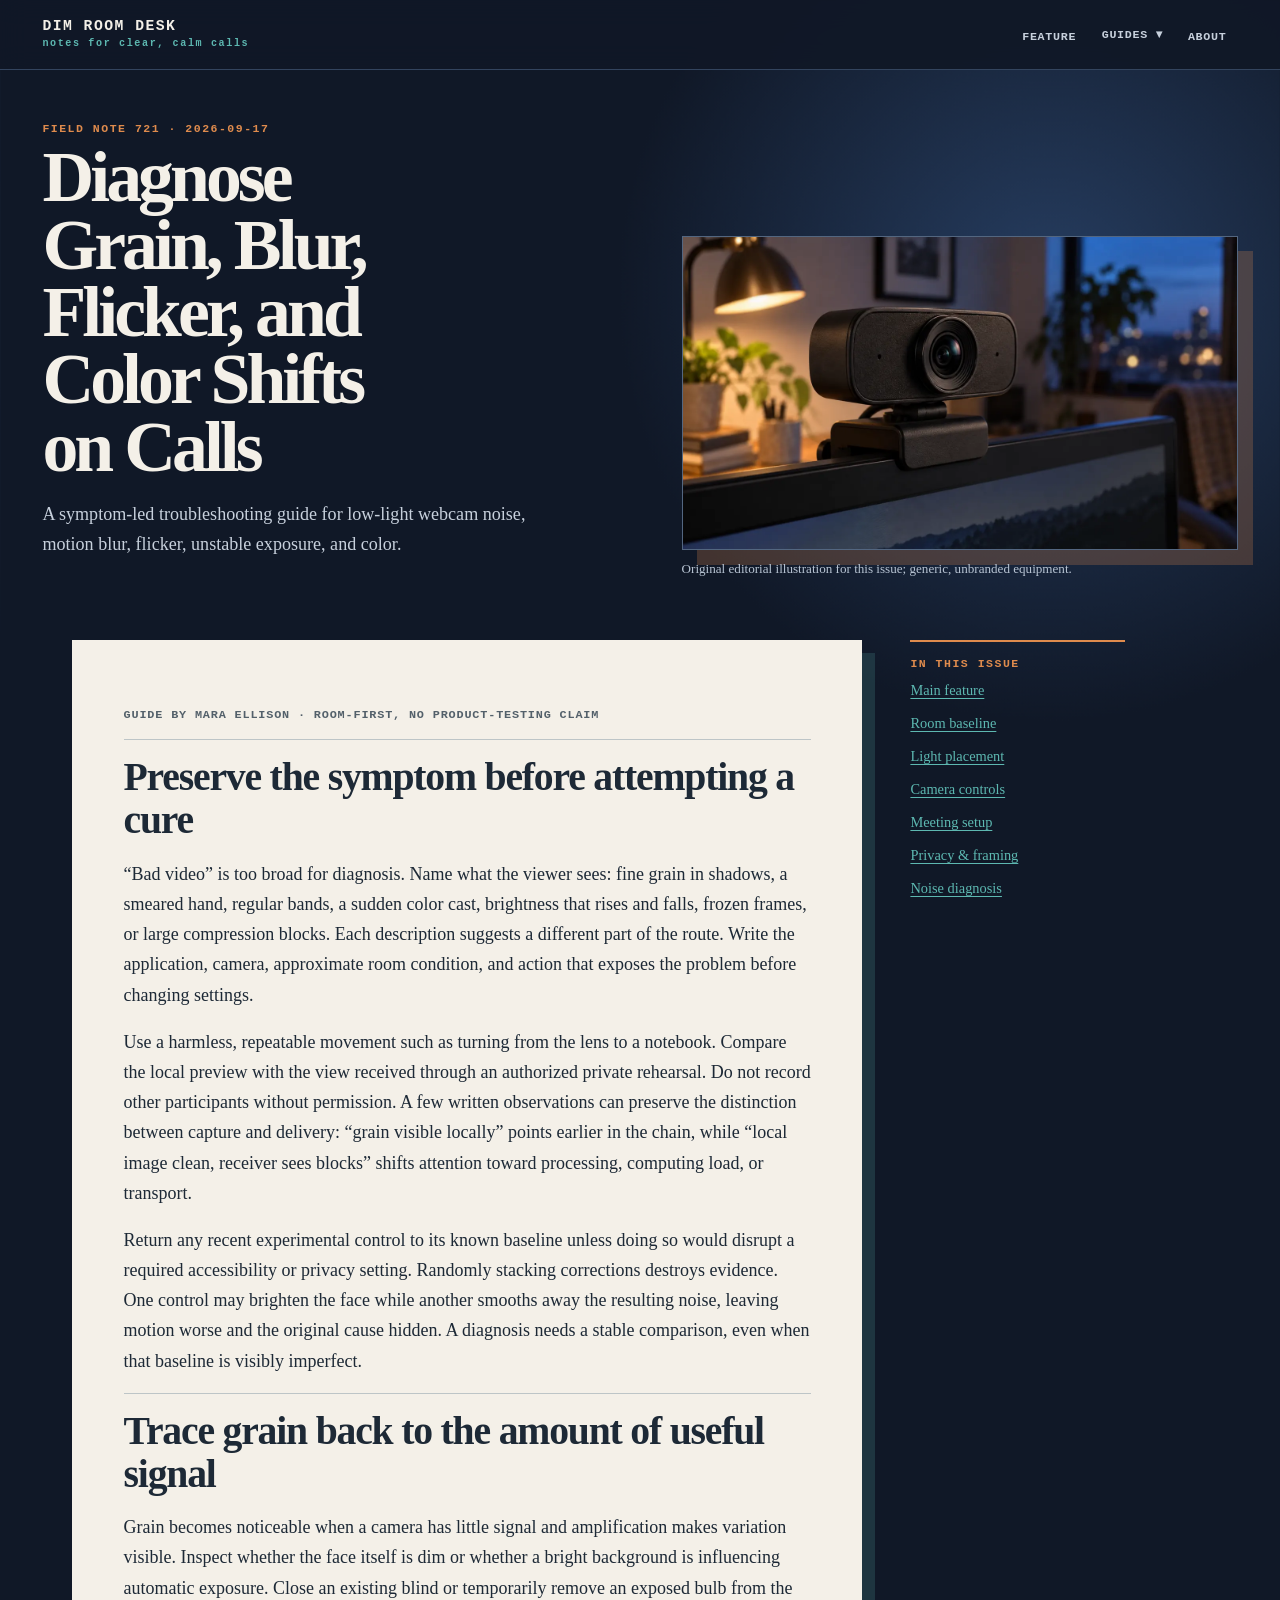
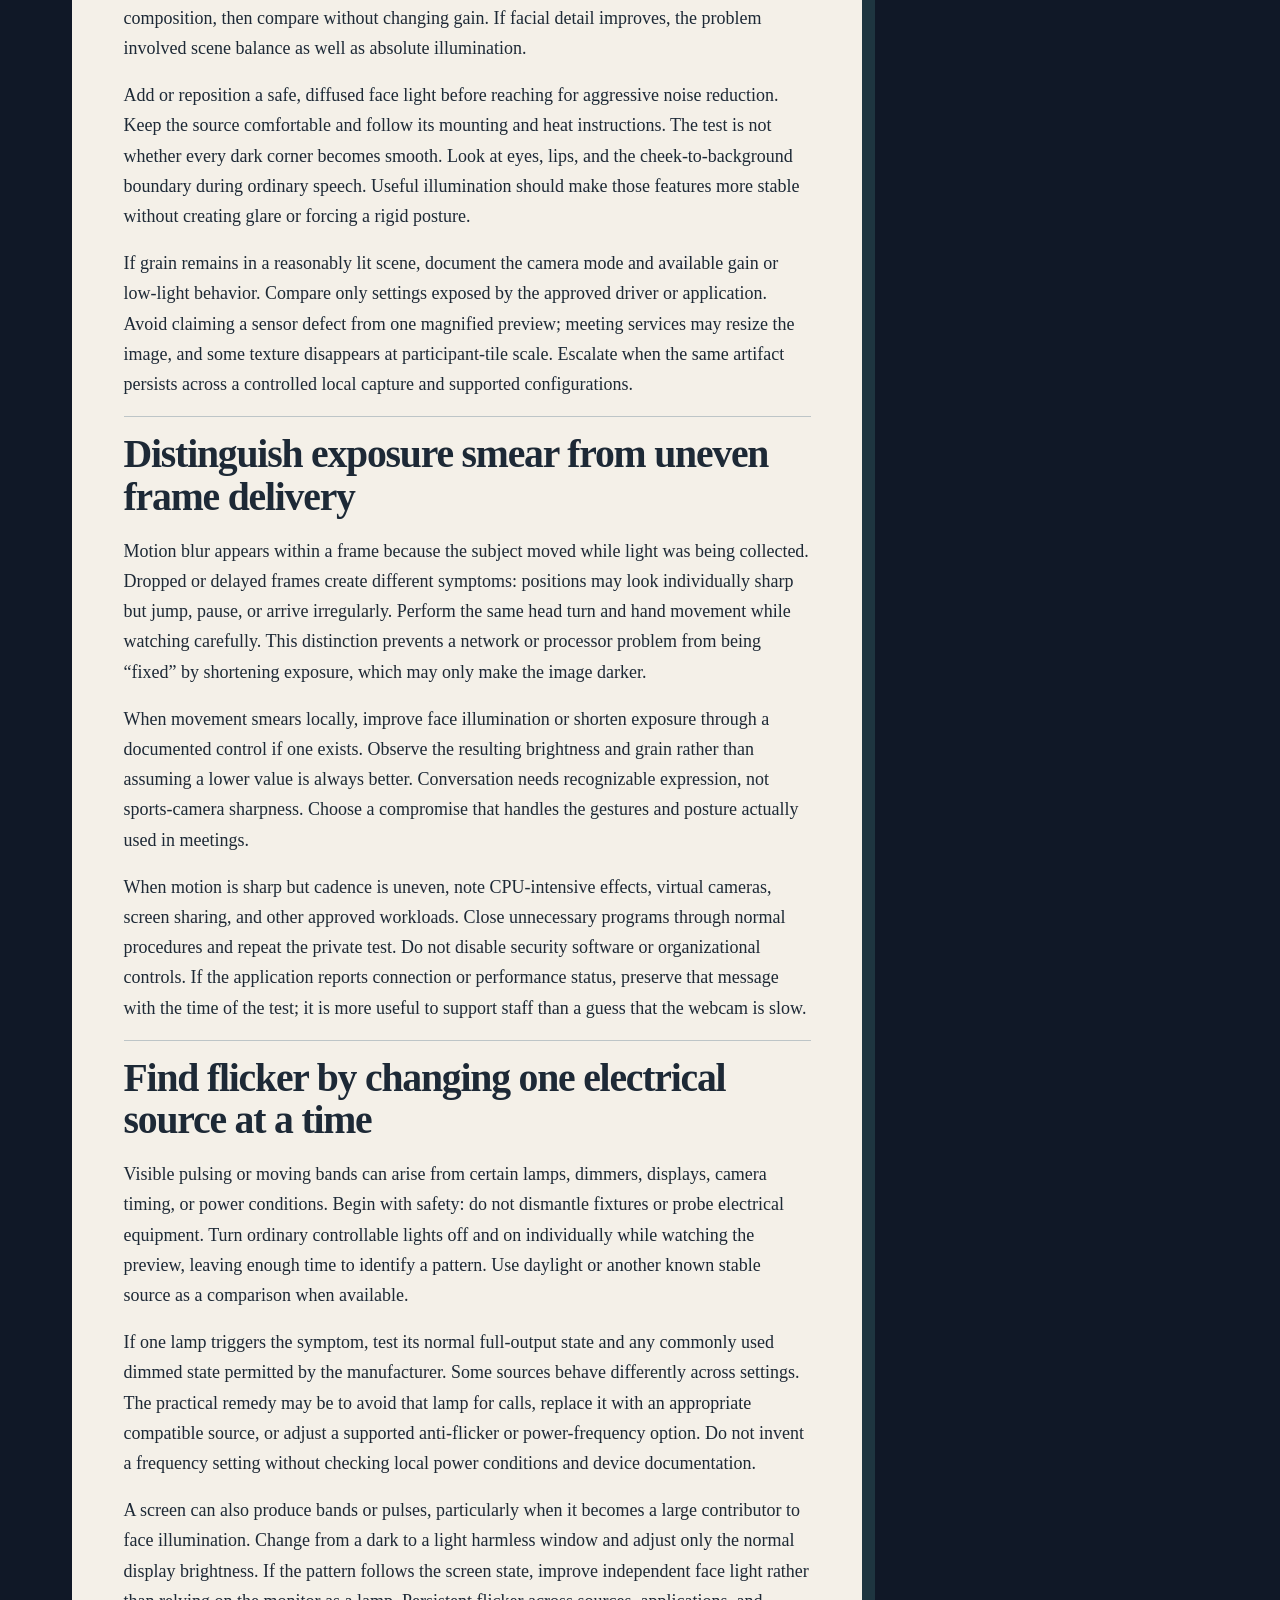
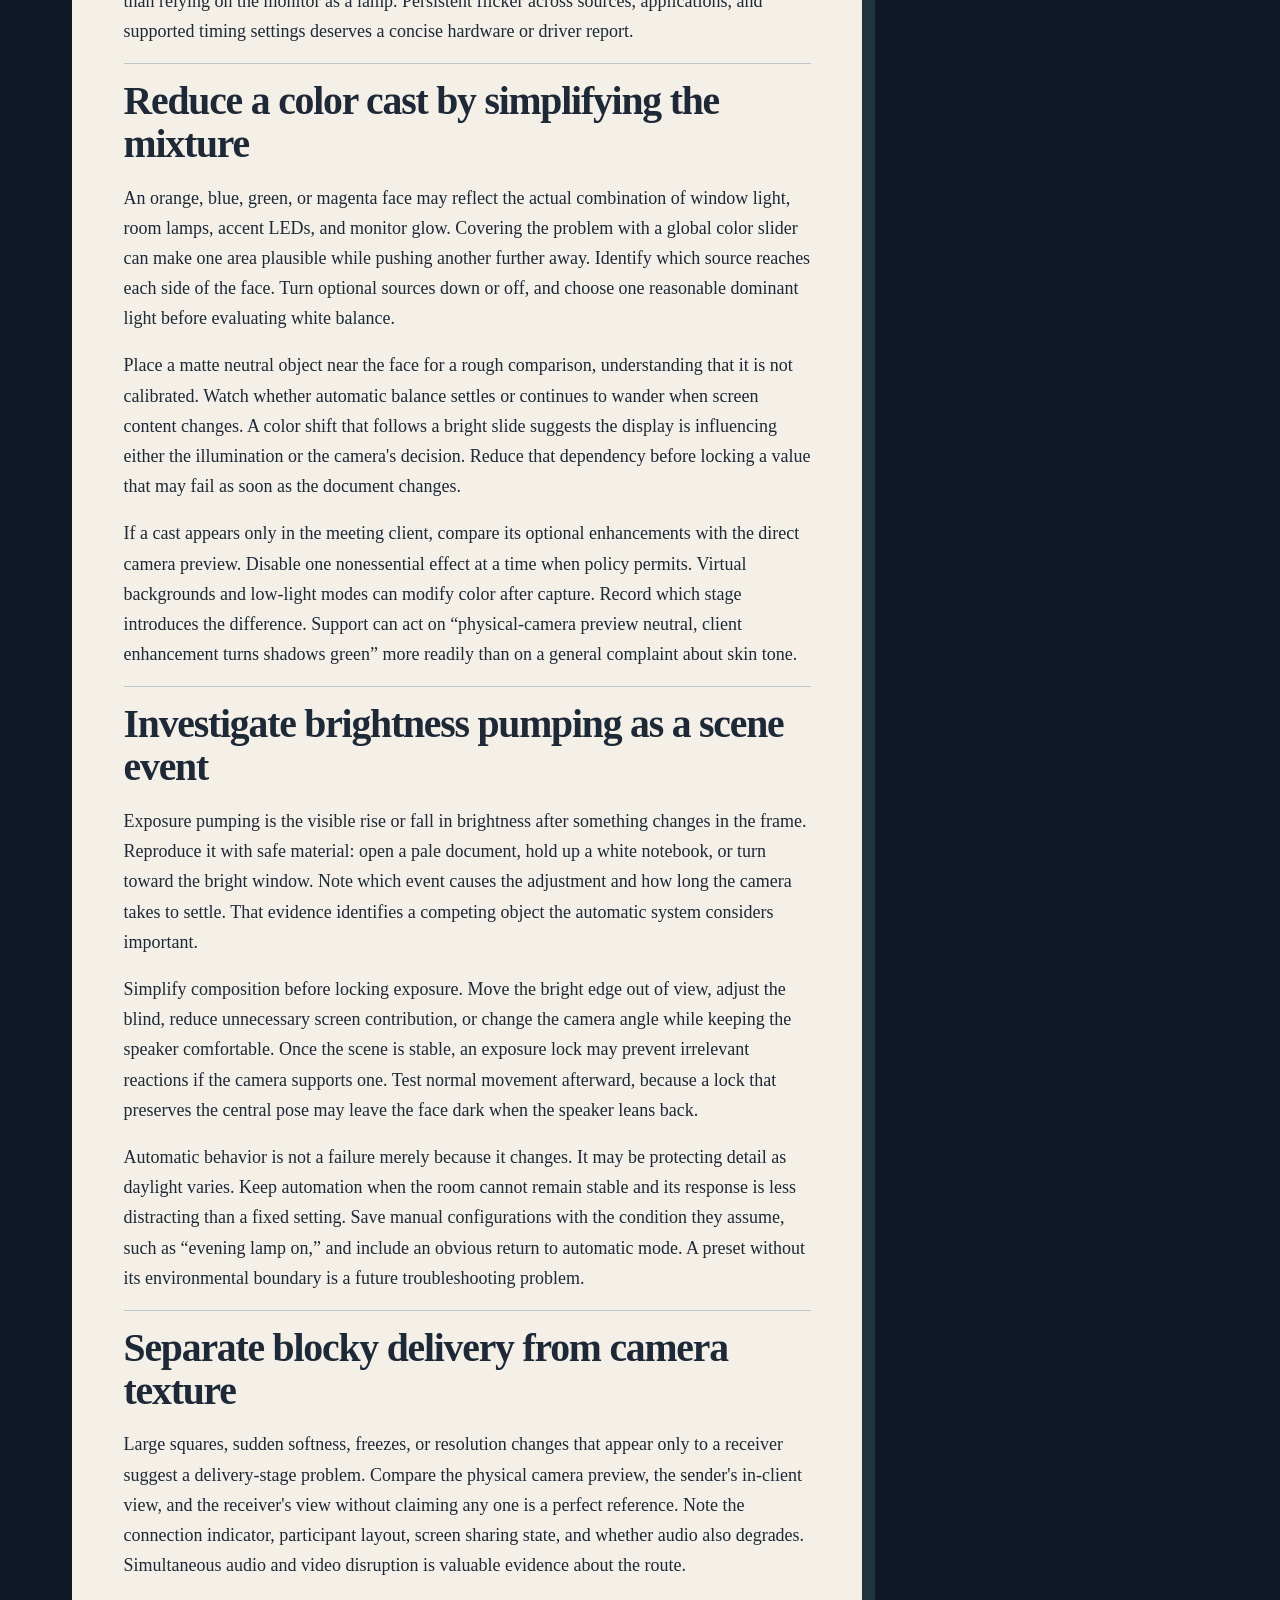
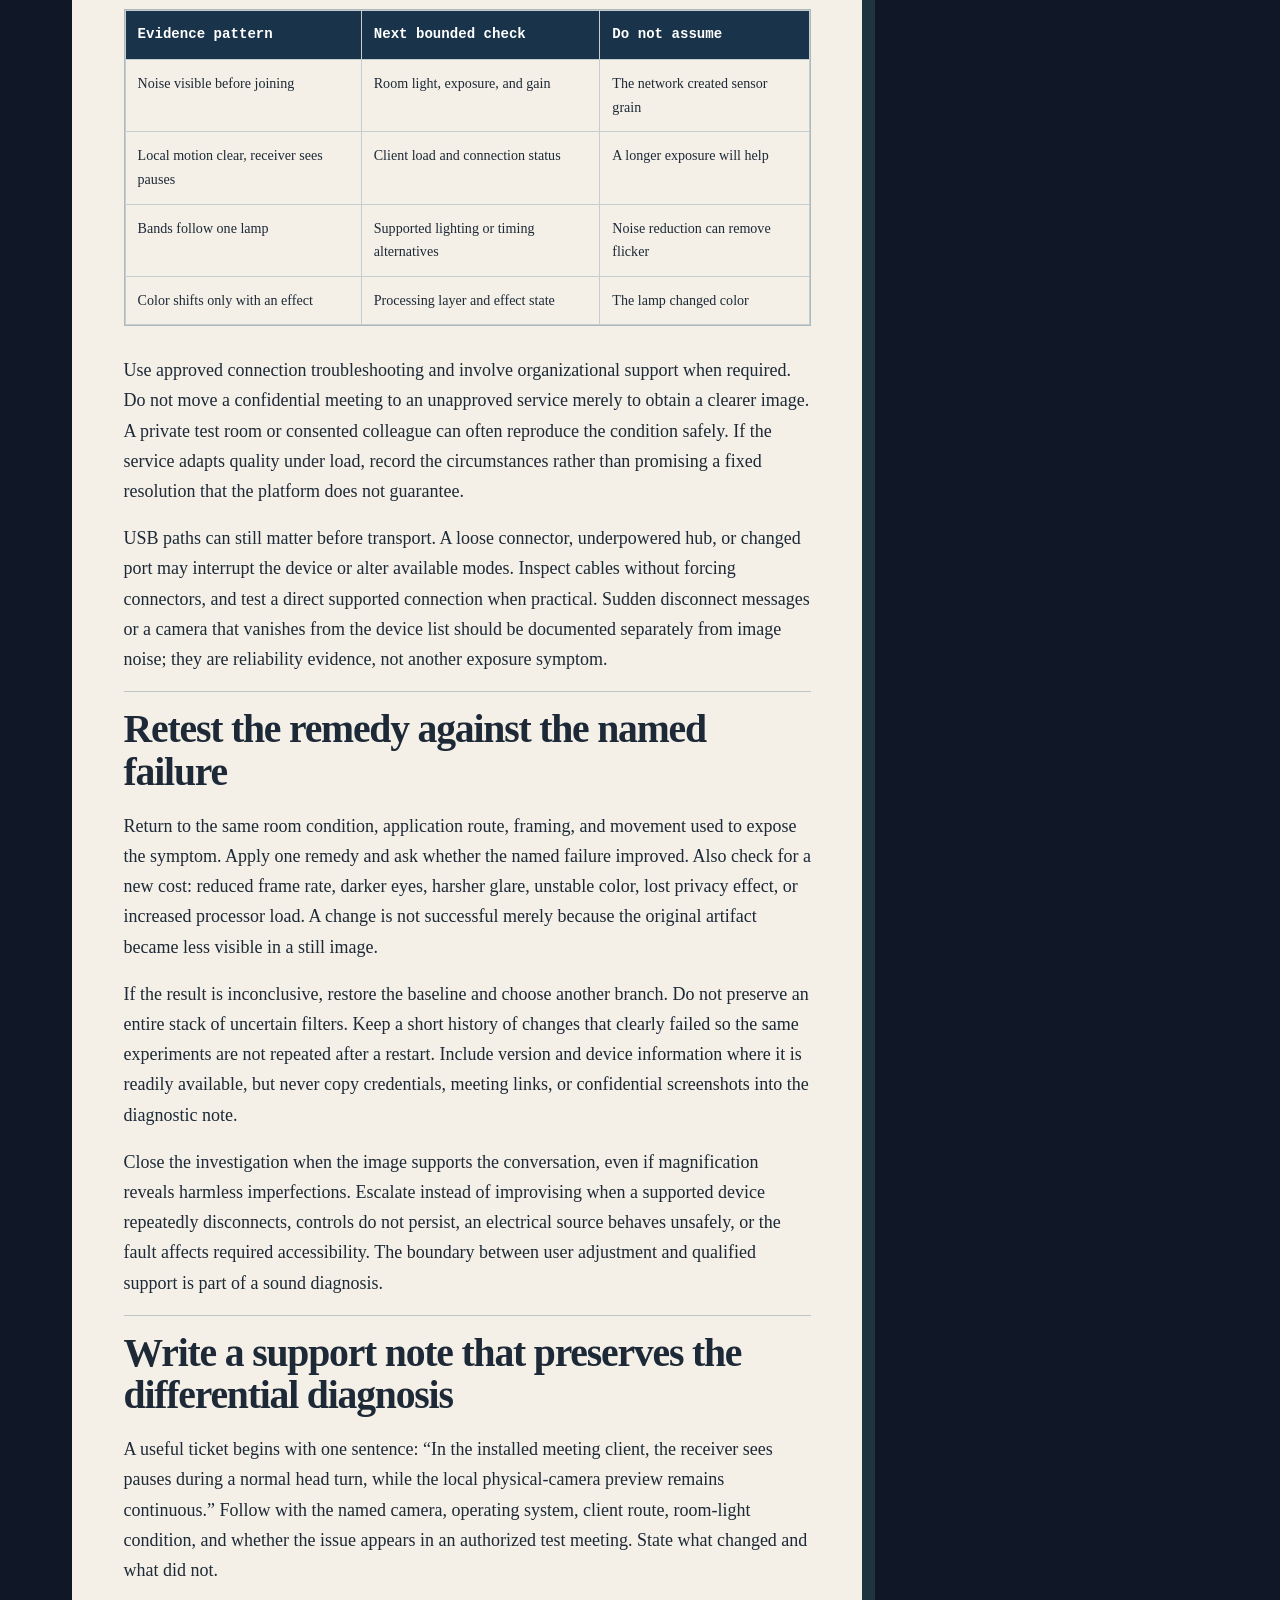
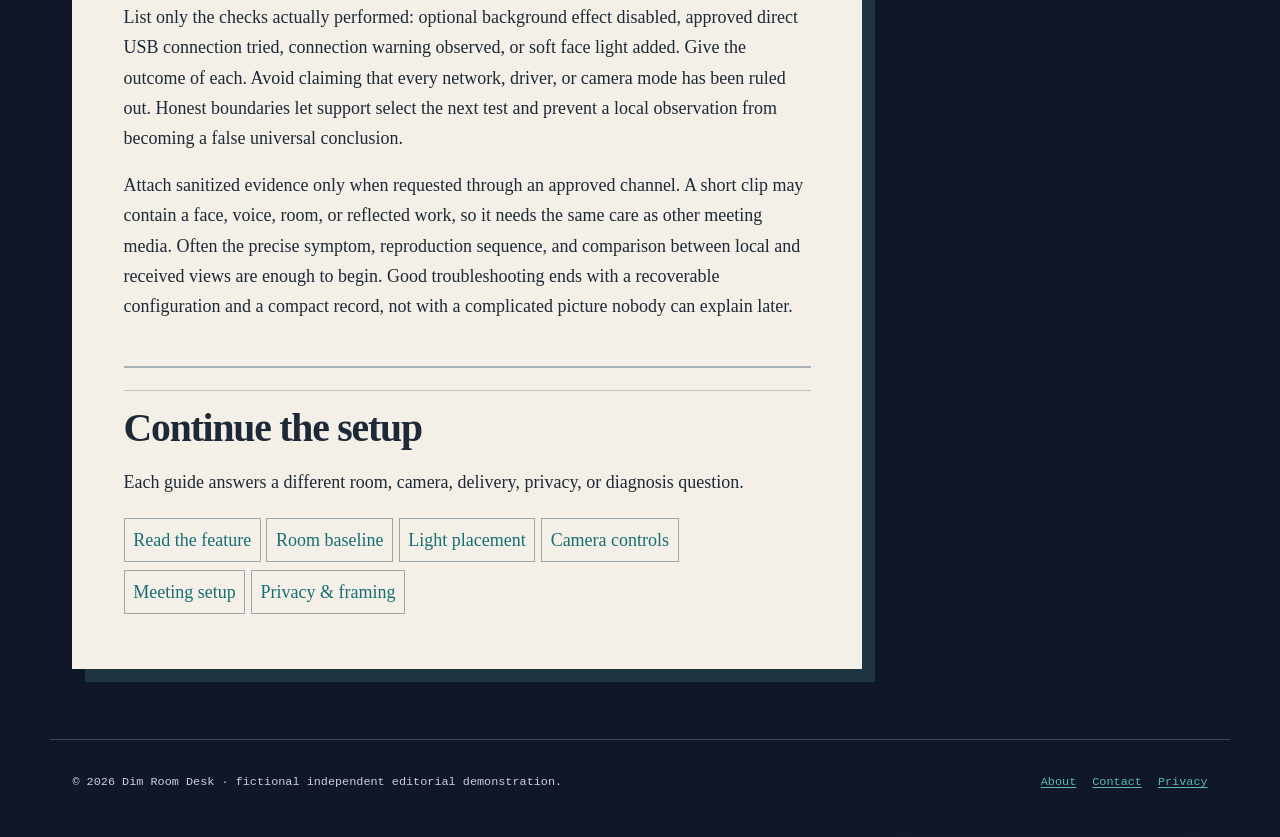
<file: troubleshooting-noise.html>
<!doctype html><html lang="en"><head><meta charset="utf-8"><meta name="viewport" content="width=device-width,initial-scale=1"><title>Diagnose Grain, Blur, Flicker, and Color Shifts on Calls | Dim Room Desk</title><meta name="description" content="A symptom-led troubleshooting guide for low-light webcam noise, motion blur, flicker, unstable exposure, and color."><link rel="canonical" href="https://armaragex.github.io/lestallion-webcam-low-light-video-meetings-721/troubleshooting-noise.html"><meta property="og:type" content="article"><meta property="og:title" content="Diagnose Grain, Blur, Flicker, and Color Shifts on Calls"><meta property="og:description" content="A symptom-led troubleshooting guide for low-light webcam noise, motion blur, flicker, unstable exposure, and color."><meta property="og:url" content="https://armaragex.github.io/lestallion-webcam-low-light-video-meetings-721/troubleshooting-noise.html"><meta property="og:image" content="https://armaragex.github.io/lestallion-webcam-low-light-video-meetings-721/webcam-lens-detail.webp"><script type="application/ld+json">{"@context":"https://schema.org","@type":"Article","headline":"Diagnose Grain, Blur, Flicker, and Color Shifts on Calls","description":"A symptom-led troubleshooting guide for low-light webcam noise, motion blur, flicker, unstable exposure, and color.","datePublished":"2026-09-17","dateModified":"2026-09-17","author":{"@type":"Person","name":"Mara Ellison"},"publisher":{"@type":"Organization","name":"Dim Room Desk"},"mainEntityOfPage":"https://armaragex.github.io/lestallion-webcam-low-light-video-meetings-721/troubleshooting-noise.html"}</script><link rel="stylesheet" href="style.css"><script defer src="site.js"></script></head><body><a class="skip" href="#content">Skip to article</a><header class="mast"><div class="mast-in"><a class="brand" href="index.html">DIM ROOM DESK<span>notes for clear, calm calls</span></a><button class="nav-toggle" aria-expanded="false" aria-controls="primary-nav">Menu</button><nav class="nav" id="primary-nav" aria-label="Primary navigation"><ul><li><a href="index.html">Feature</a></li><li class="dropdown"><button class="dropbtn" aria-expanded="false">Guides ▾</button><ul class="dropdown-menu"><li><a href="ambient-light-baseline.html">Room baseline</a></li><li><a href="lighting-placement.html">Light placement</a></li><li><a href="webcam-controls.html">Camera controls</a></li><li><a href="meeting-platform-setup.html">Meeting setup</a></li><li><a href="privacy-framing.html">Privacy &amp; framing</a></li><li><a href="troubleshooting-noise.html">Noise diagnosis</a></li></ul></li><li><a href="about.html">About</a></li></ul></nav></div></header><section class="hero"><div><div class="eyebrow">Field note 721 · 2026-09-17</div><h1>Diagnose Grain, Blur, Flicker, and Color Shifts on Calls</h1><p class="dek">A symptom-led troubleshooting guide for low-light webcam noise, motion blur, flicker, unstable exposure, and color.</p></div><figure class="hero-figure"><img class="" src="webcam-lens-detail.webp" width="1400" height="788" alt="A generic webcam on a softly lit desk at blue hour" decoding="async"><figcaption>Original editorial illustration for this issue; generic, unbranded equipment.</figcaption></figure></section><main id="content" class="page"><article class="article"><p class="byline">Guide by Mara Ellison · room-first, no product-testing claim</p><section>
<h2>Preserve the symptom before attempting a cure</h2>
<p>“Bad video” is too broad for diagnosis. Name what the viewer sees: fine grain in shadows, a smeared hand, regular bands, a sudden color cast, brightness that rises and falls, frozen frames, or large compression blocks. Each description suggests a different part of the route. Write the application, camera, approximate room condition, and action that exposes the problem before changing settings.</p>
<p>Use a harmless, repeatable movement such as turning from the lens to a notebook. Compare the local preview with the view received through an authorized private rehearsal. Do not record other participants without permission. A few written observations can preserve the distinction between capture and delivery: “grain visible locally” points earlier in the chain, while “local image clean, receiver sees blocks” shifts attention toward processing, computing load, or transport.</p>
<p>Return any recent experimental control to its known baseline unless doing so would disrupt a required accessibility or privacy setting. Randomly stacking corrections destroys evidence. One control may brighten the face while another smooths away the resulting noise, leaving motion worse and the original cause hidden. A diagnosis needs a stable comparison, even when that baseline is visibly imperfect.</p>
</section>
<section>
<h2>Trace grain back to the amount of useful signal</h2>
<p>Grain becomes noticeable when a camera has little signal and amplification makes variation visible. Inspect whether the face itself is dim or whether a bright background is influencing automatic exposure. Close an existing blind or temporarily remove an exposed bulb from the composition, then compare without changing gain. If facial detail improves, the problem involved scene balance as well as absolute illumination.</p>
<p>Add or reposition a safe, diffused face light before reaching for aggressive noise reduction. Keep the source comfortable and follow its mounting and heat instructions. The test is not whether every dark corner becomes smooth. Look at eyes, lips, and the cheek-to-background boundary during ordinary speech. Useful illumination should make those features more stable without creating glare or forcing a rigid posture.</p>
<p>If grain remains in a reasonably lit scene, document the camera mode and available gain or low-light behavior. Compare only settings exposed by the approved driver or application. Avoid claiming a sensor defect from one magnified preview; meeting services may resize the image, and some texture disappears at participant-tile scale. Escalate when the same artifact persists across a controlled local capture and supported configurations.</p>
</section>
<section>
<h2>Distinguish exposure smear from uneven frame delivery</h2>
<p>Motion blur appears within a frame because the subject moved while light was being collected. Dropped or delayed frames create different symptoms: positions may look individually sharp but jump, pause, or arrive irregularly. Perform the same head turn and hand movement while watching carefully. This distinction prevents a network or processor problem from being “fixed” by shortening exposure, which may only make the image darker.</p>
<p>When movement smears locally, improve face illumination or shorten exposure through a documented control if one exists. Observe the resulting brightness and grain rather than assuming a lower value is always better. Conversation needs recognizable expression, not sports-camera sharpness. Choose a compromise that handles the gestures and posture actually used in meetings.</p>
<p>When motion is sharp but cadence is uneven, note CPU-intensive effects, virtual cameras, screen sharing, and other approved workloads. Close unnecessary programs through normal procedures and repeat the private test. Do not disable security software or organizational controls. If the application reports connection or performance status, preserve that message with the time of the test; it is more useful to support staff than a guess that the webcam is slow.</p>
</section>
<section>
<h2>Find flicker by changing one electrical source at a time</h2>
<p>Visible pulsing or moving bands can arise from certain lamps, dimmers, displays, camera timing, or power conditions. Begin with safety: do not dismantle fixtures or probe electrical equipment. Turn ordinary controllable lights off and on individually while watching the preview, leaving enough time to identify a pattern. Use daylight or another known stable source as a comparison when available.</p>
<p>If one lamp triggers the symptom, test its normal full-output state and any commonly used dimmed state permitted by the manufacturer. Some sources behave differently across settings. The practical remedy may be to avoid that lamp for calls, replace it with an appropriate compatible source, or adjust a supported anti-flicker or power-frequency option. Do not invent a frequency setting without checking local power conditions and device documentation.</p>
<p>A screen can also produce bands or pulses, particularly when it becomes a large contributor to face illumination. Change from a dark to a light harmless window and adjust only the normal display brightness. If the pattern follows the screen state, improve independent face light rather than relying on the monitor as a lamp. Persistent flicker across sources, applications, and supported timing settings deserves a concise hardware or driver report.</p>
</section>
<section>
<h2>Reduce a color cast by simplifying the mixture</h2>
<p>An orange, blue, green, or magenta face may reflect the actual combination of window light, room lamps, accent LEDs, and monitor glow. Covering the problem with a global color slider can make one area plausible while pushing another further away. Identify which source reaches each side of the face. Turn optional sources down or off, and choose one reasonable dominant light before evaluating white balance.</p>
<p>Place a matte neutral object near the face for a rough comparison, understanding that it is not calibrated. Watch whether automatic balance settles or continues to wander when screen content changes. A color shift that follows a bright slide suggests the display is influencing either the illumination or the camera's decision. Reduce that dependency before locking a value that may fail as soon as the document changes.</p>
<p>If a cast appears only in the meeting client, compare its optional enhancements with the direct camera preview. Disable one nonessential effect at a time when policy permits. Virtual backgrounds and low-light modes can modify color after capture. Record which stage introduces the difference. Support can act on “physical-camera preview neutral, client enhancement turns shadows green” more readily than on a general complaint about skin tone.</p>
</section>
<section>
<h2>Investigate brightness pumping as a scene event</h2>
<p>Exposure pumping is the visible rise or fall in brightness after something changes in the frame. Reproduce it with safe material: open a pale document, hold up a white notebook, or turn toward the bright window. Note which event causes the adjustment and how long the camera takes to settle. That evidence identifies a competing object the automatic system considers important.</p>
<p>Simplify composition before locking exposure. Move the bright edge out of view, adjust the blind, reduce unnecessary screen contribution, or change the camera angle while keeping the speaker comfortable. Once the scene is stable, an exposure lock may prevent irrelevant reactions if the camera supports one. Test normal movement afterward, because a lock that preserves the central pose may leave the face dark when the speaker leans back.</p>
<p>Automatic behavior is not a failure merely because it changes. It may be protecting detail as daylight varies. Keep automation when the room cannot remain stable and its response is less distracting than a fixed setting. Save manual configurations with the condition they assume, such as “evening lamp on,” and include an obvious return to automatic mode. A preset without its environmental boundary is a future troubleshooting problem.</p>
</section>
<section>
<h2>Separate blocky delivery from camera texture</h2>
<p>Large squares, sudden softness, freezes, or resolution changes that appear only to a receiver suggest a delivery-stage problem. Compare the physical camera preview, the sender's in-client view, and the receiver's view without claiming any one is a perfect reference. Note the connection indicator, participant layout, screen sharing state, and whether audio also degrades. Simultaneous audio and video disruption is valuable evidence about the route.</p>
<div class="table-wrap" tabindex="0" aria-label="Symptom isolation guide">
<table><thead><tr><th scope="col">Evidence pattern</th><th scope="col">Next bounded check</th><th scope="col">Do not assume</th></tr></thead><tbody>
<tr><td>Noise visible before joining</td><td>Room light, exposure, and gain</td><td>The network created sensor grain</td></tr>
<tr><td>Local motion clear, receiver sees pauses</td><td>Client load and connection status</td><td>A longer exposure will help</td></tr>
<tr><td>Bands follow one lamp</td><td>Supported lighting or timing alternatives</td><td>Noise reduction can remove flicker</td></tr>
<tr><td>Color shifts only with an effect</td><td>Processing layer and effect state</td><td>The lamp changed color</td></tr>
</tbody></table></div>
<p>Use approved connection troubleshooting and involve organizational support when required. Do not move a confidential meeting to an unapproved service merely to obtain a clearer image. A private test room or consented colleague can often reproduce the condition safely. If the service adapts quality under load, record the circumstances rather than promising a fixed resolution that the platform does not guarantee.</p>
<p>USB paths can still matter before transport. A loose connector, underpowered hub, or changed port may interrupt the device or alter available modes. Inspect cables without forcing connectors, and test a direct supported connection when practical. Sudden disconnect messages or a camera that vanishes from the device list should be documented separately from image noise; they are reliability evidence, not another exposure symptom.</p>
</section>
<section>
<h2>Retest the remedy against the named failure</h2>
<p>Return to the same room condition, application route, framing, and movement used to expose the symptom. Apply one remedy and ask whether the named failure improved. Also check for a new cost: reduced frame rate, darker eyes, harsher glare, unstable color, lost privacy effect, or increased processor load. A change is not successful merely because the original artifact became less visible in a still image.</p>
<p>If the result is inconclusive, restore the baseline and choose another branch. Do not preserve an entire stack of uncertain filters. Keep a short history of changes that clearly failed so the same experiments are not repeated after a restart. Include version and device information where it is readily available, but never copy credentials, meeting links, or confidential screenshots into the diagnostic note.</p>
<p>Close the investigation when the image supports the conversation, even if magnification reveals harmless imperfections. Escalate instead of improvising when a supported device repeatedly disconnects, controls do not persist, an electrical source behaves unsafely, or the fault affects required accessibility. The boundary between user adjustment and qualified support is part of a sound diagnosis.</p>
</section>
<section>
<h2>Write a support note that preserves the differential diagnosis</h2>
<p>A useful ticket begins with one sentence: “In the installed meeting client, the receiver sees pauses during a normal head turn, while the local physical-camera preview remains continuous.” Follow with the named camera, operating system, client route, room-light condition, and whether the issue appears in an authorized test meeting. State what changed and what did not.</p>
<p>List only the checks actually performed: optional background effect disabled, approved direct USB connection tried, connection warning observed, or soft face light added. Give the outcome of each. Avoid claiming that every network, driver, or camera mode has been ruled out. Honest boundaries let support select the next test and prevent a local observation from becoming a false universal conclusion.</p>
<p>Attach sanitized evidence only when requested through an approved channel. A short clip may contain a face, voice, room, or reflected work, so it needs the same care as other meeting media. Often the precise symptom, reproduction sequence, and comparison between local and received views are enough to begin. Good troubleshooting ends with a recoverable configuration and a compact record, not with a complicated picture nobody can explain later.</p>
</section>
<aside class="guide-mesh"><h2>Continue the setup</h2><p>Each guide answers a different room, camera, delivery, privacy, or diagnosis question.</p><a href="index.html">Read the feature</a><a href="ambient-light-baseline.html">Room baseline</a><a href="lighting-placement.html">Light placement</a><a href="webcam-controls.html">Camera controls</a><a href="meeting-platform-setup.html">Meeting setup</a><a href="privacy-framing.html">Privacy &amp; framing</a></aside></article><aside class="rail"><div class="rail-label">In this issue</div><a href="index.html">Main feature</a><a href="ambient-light-baseline.html">Room baseline</a><a href="lighting-placement.html">Light placement</a><a href="webcam-controls.html">Camera controls</a><a href="meeting-platform-setup.html">Meeting setup</a><a href="privacy-framing.html">Privacy &amp; framing</a><a href="troubleshooting-noise.html">Noise diagnosis</a></aside></main><footer class="foot"><span>© 2026 Dim Room Desk · fictional independent editorial demonstration.</span><nav><a href="about.html">About</a><a href="contact.html">Contact</a><a href="privacy.html">Privacy</a></nav></footer></body></html>
</file>
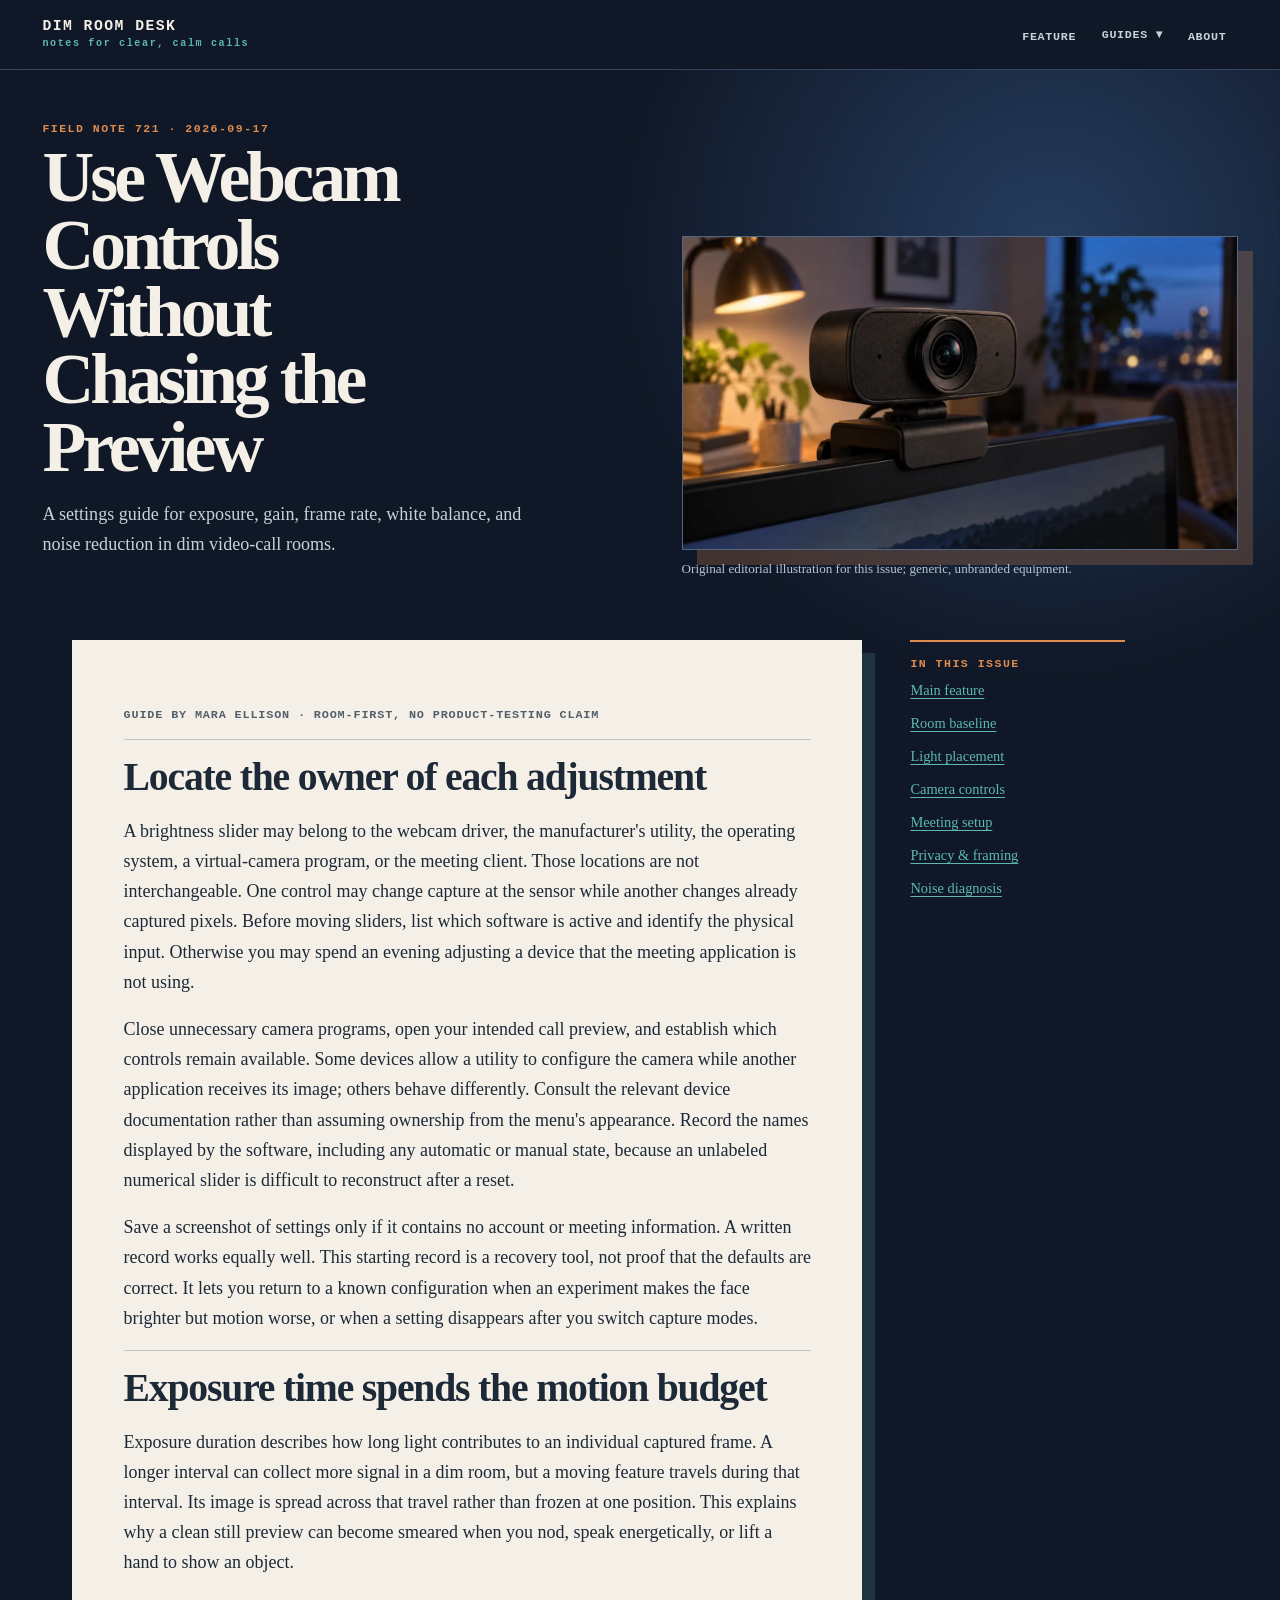
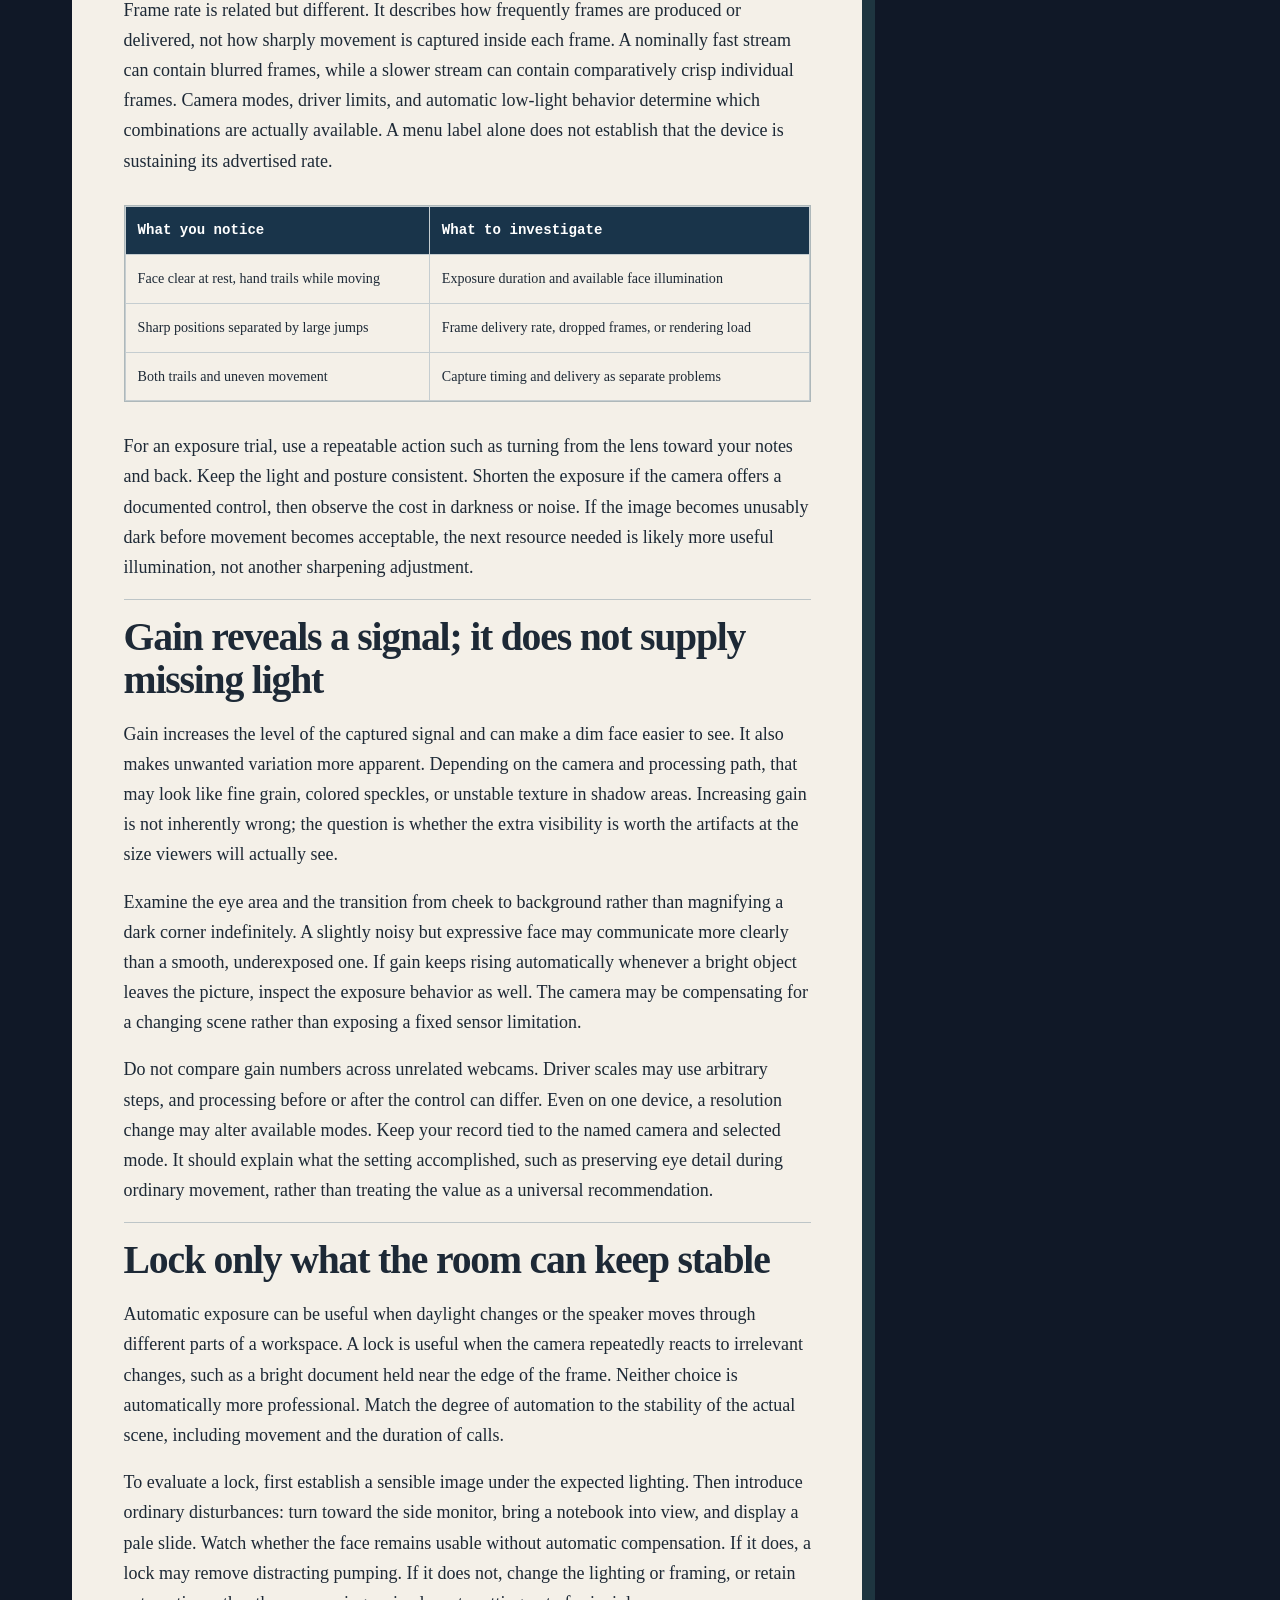
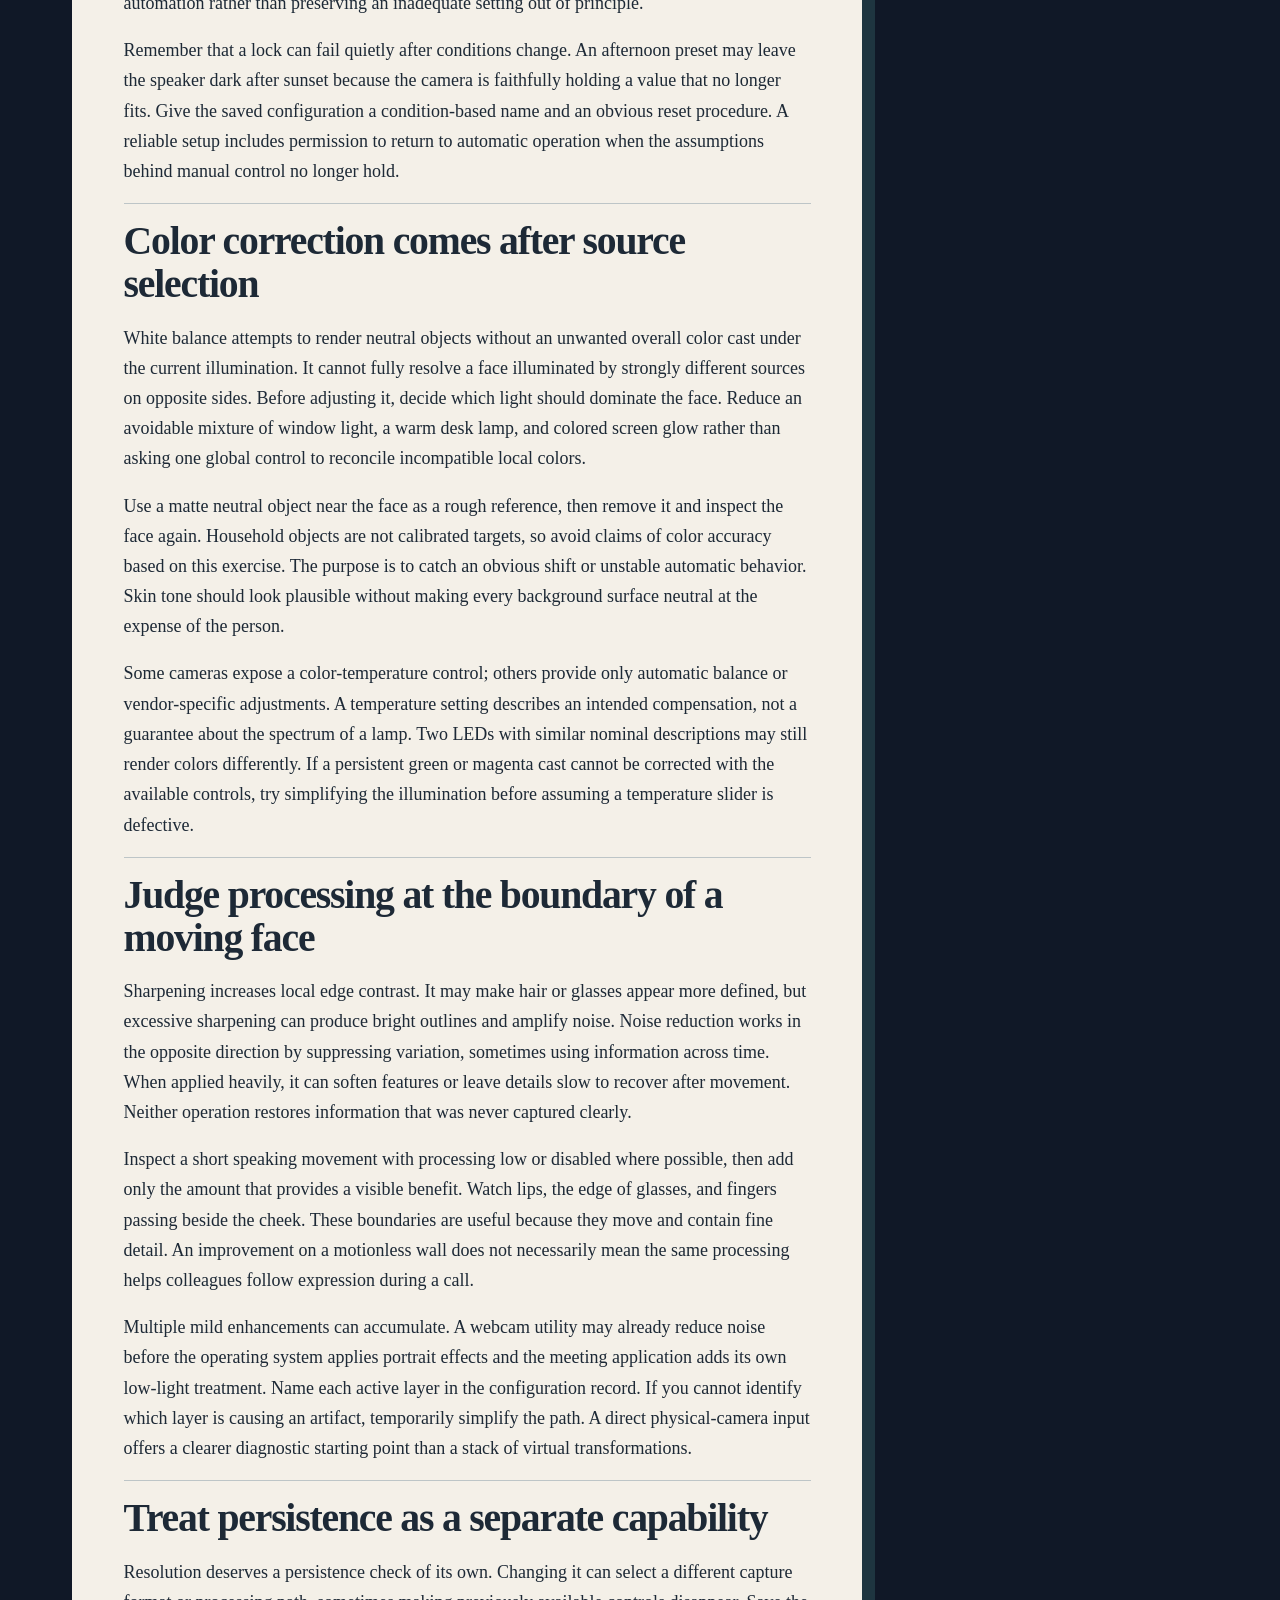
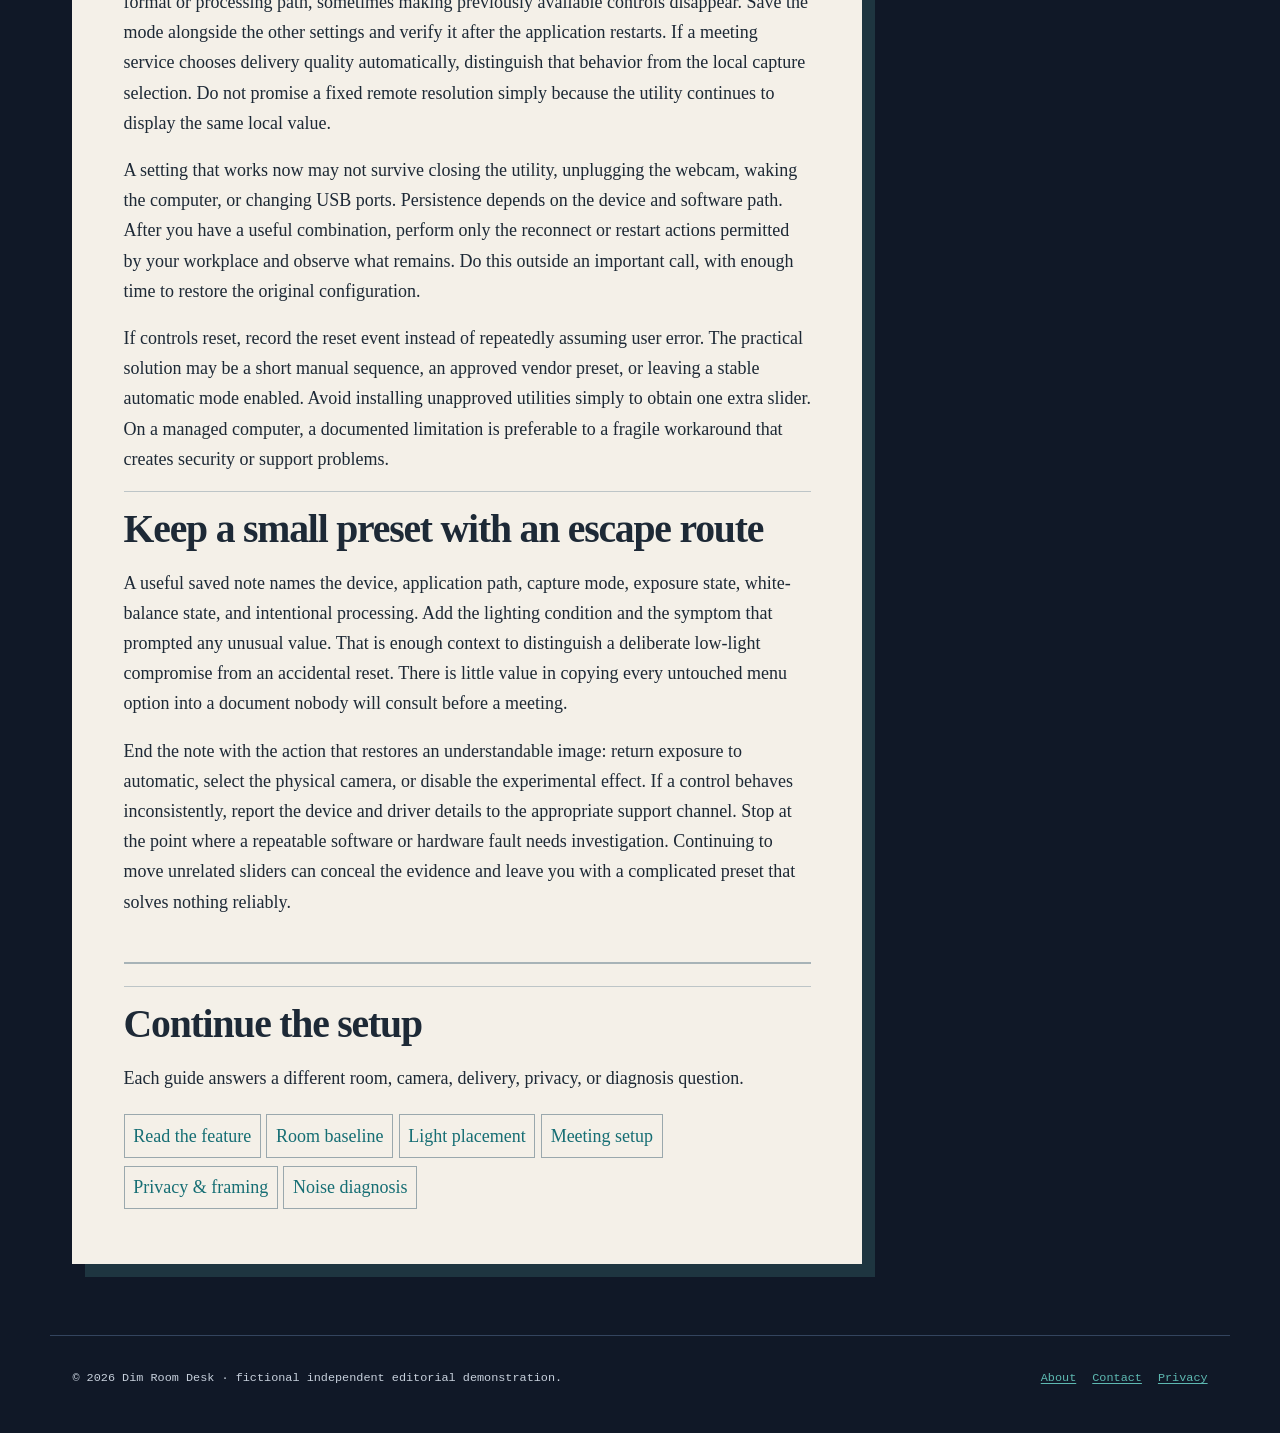
<file: webcam-controls.html>
<!doctype html><html lang="en"><head><meta charset="utf-8"><meta name="viewport" content="width=device-width,initial-scale=1"><title>Use Webcam Controls Without Chasing the Preview | Dim Room Desk</title><meta name="description" content="A settings guide for exposure, gain, frame rate, white balance, and noise reduction in dim video-call rooms."><link rel="canonical" href="https://armaragex.github.io/lestallion-webcam-low-light-video-meetings-721/webcam-controls.html"><meta property="og:type" content="article"><meta property="og:title" content="Use Webcam Controls Without Chasing the Preview"><meta property="og:description" content="A settings guide for exposure, gain, frame rate, white balance, and noise reduction in dim video-call rooms."><meta property="og:url" content="https://armaragex.github.io/lestallion-webcam-low-light-video-meetings-721/webcam-controls.html"><meta property="og:image" content="https://armaragex.github.io/lestallion-webcam-low-light-video-meetings-721/webcam-lens-detail.webp"><script type="application/ld+json">{"@context":"https://schema.org","@type":"Article","headline":"Use Webcam Controls Without Chasing the Preview","description":"A settings guide for exposure, gain, frame rate, white balance, and noise reduction in dim video-call rooms.","datePublished":"2026-09-17","dateModified":"2026-09-17","author":{"@type":"Person","name":"Mara Ellison"},"publisher":{"@type":"Organization","name":"Dim Room Desk"},"mainEntityOfPage":"https://armaragex.github.io/lestallion-webcam-low-light-video-meetings-721/webcam-controls.html"}</script><link rel="stylesheet" href="style.css"><script defer src="site.js"></script></head><body><a class="skip" href="#content">Skip to article</a><header class="mast"><div class="mast-in"><a class="brand" href="index.html">DIM ROOM DESK<span>notes for clear, calm calls</span></a><button class="nav-toggle" aria-expanded="false" aria-controls="primary-nav">Menu</button><nav class="nav" id="primary-nav" aria-label="Primary navigation"><ul><li><a href="index.html">Feature</a></li><li class="dropdown"><button class="dropbtn" aria-expanded="false">Guides ▾</button><ul class="dropdown-menu"><li><a href="ambient-light-baseline.html">Room baseline</a></li><li><a href="lighting-placement.html">Light placement</a></li><li><a href="webcam-controls.html">Camera controls</a></li><li><a href="meeting-platform-setup.html">Meeting setup</a></li><li><a href="privacy-framing.html">Privacy &amp; framing</a></li><li><a href="troubleshooting-noise.html">Noise diagnosis</a></li></ul></li><li><a href="about.html">About</a></li></ul></nav></div></header><section class="hero"><div><div class="eyebrow">Field note 721 · 2026-09-17</div><h1>Use Webcam Controls Without Chasing the Preview</h1><p class="dek">A settings guide for exposure, gain, frame rate, white balance, and noise reduction in dim video-call rooms.</p></div><figure class="hero-figure"><img class="" src="webcam-lens-detail.webp" width="1400" height="788" alt="A generic webcam on a softly lit desk at blue hour" decoding="async"><figcaption>Original editorial illustration for this issue; generic, unbranded equipment.</figcaption></figure></section><main id="content" class="page"><article class="article"><p class="byline">Guide by Mara Ellison · room-first, no product-testing claim</p><section>
<h2>Locate the owner of each adjustment</h2>
<p>A brightness slider may belong to the webcam driver, the manufacturer's utility, the operating system, a virtual-camera program, or the meeting client. Those locations are not interchangeable. One control may change capture at the sensor while another changes already captured pixels. Before moving sliders, list which software is active and identify the physical input. Otherwise you may spend an evening adjusting a device that the meeting application is not using.</p>
<p>Close unnecessary camera programs, open your intended call preview, and establish which controls remain available. Some devices allow a utility to configure the camera while another application receives its image; others behave differently. Consult the relevant device documentation rather than assuming ownership from the menu's appearance. Record the names displayed by the software, including any automatic or manual state, because an unlabeled numerical slider is difficult to reconstruct after a reset.</p>
<p>Save a screenshot of settings only if it contains no account or meeting information. A written record works equally well. This starting record is a recovery tool, not proof that the defaults are correct. It lets you return to a known configuration when an experiment makes the face brighter but motion worse, or when a setting disappears after you switch capture modes.</p>
</section>
<section>
<h2>Exposure time spends the motion budget</h2>
<p>Exposure duration describes how long light contributes to an individual captured frame. A longer interval can collect more signal in a dim room, but a moving feature travels during that interval. Its image is spread across that travel rather than frozen at one position. This explains why a clean still preview can become smeared when you nod, speak energetically, or lift a hand to show an object.</p>
<p>Frame rate is related but different. It describes how frequently frames are produced or delivered, not how sharply movement is captured inside each frame. A nominally fast stream can contain blurred frames, while a slower stream can contain comparatively crisp individual frames. Camera modes, driver limits, and automatic low-light behavior determine which combinations are actually available. A menu label alone does not establish that the device is sustaining its advertised rate.</p>
<div class="table-wrap" tabindex="0" aria-label="Exposure and motion interpretation">
<table><thead><tr><th scope="col">What you notice</th><th scope="col">What to investigate</th></tr></thead><tbody>
<tr><td>Face clear at rest, hand trails while moving</td><td>Exposure duration and available face illumination</td></tr>
<tr><td>Sharp positions separated by large jumps</td><td>Frame delivery rate, dropped frames, or rendering load</td></tr>
<tr><td>Both trails and uneven movement</td><td>Capture timing and delivery as separate problems</td></tr>
</tbody></table></div>
<p>For an exposure trial, use a repeatable action such as turning from the lens toward your notes and back. Keep the light and posture consistent. Shorten the exposure if the camera offers a documented control, then observe the cost in darkness or noise. If the image becomes unusably dark before movement becomes acceptable, the next resource needed is likely more useful illumination, not another sharpening adjustment.</p>
</section>
<section>
<h2>Gain reveals a signal; it does not supply missing light</h2>
<p>Gain increases the level of the captured signal and can make a dim face easier to see. It also makes unwanted variation more apparent. Depending on the camera and processing path, that may look like fine grain, colored speckles, or unstable texture in shadow areas. Increasing gain is not inherently wrong; the question is whether the extra visibility is worth the artifacts at the size viewers will actually see.</p>
<p>Examine the eye area and the transition from cheek to background rather than magnifying a dark corner indefinitely. A slightly noisy but expressive face may communicate more clearly than a smooth, underexposed one. If gain keeps rising automatically whenever a bright object leaves the picture, inspect the exposure behavior as well. The camera may be compensating for a changing scene rather than exposing a fixed sensor limitation.</p>
<p>Do not compare gain numbers across unrelated webcams. Driver scales may use arbitrary steps, and processing before or after the control can differ. Even on one device, a resolution change may alter available modes. Keep your record tied to the named camera and selected mode. It should explain what the setting accomplished, such as preserving eye detail during ordinary movement, rather than treating the value as a universal recommendation.</p>
</section>
<section>
<h2>Lock only what the room can keep stable</h2>
<p>Automatic exposure can be useful when daylight changes or the speaker moves through different parts of a workspace. A lock is useful when the camera repeatedly reacts to irrelevant changes, such as a bright document held near the edge of the frame. Neither choice is automatically more professional. Match the degree of automation to the stability of the actual scene, including movement and the duration of calls.</p>
<p>To evaluate a lock, first establish a sensible image under the expected lighting. Then introduce ordinary disturbances: turn toward the side monitor, bring a notebook into view, and display a pale slide. Watch whether the face remains usable without automatic compensation. If it does, a lock may remove distracting pumping. If it does not, change the lighting or framing, or retain automation rather than preserving an inadequate setting out of principle.</p>
<p>Remember that a lock can fail quietly after conditions change. An afternoon preset may leave the speaker dark after sunset because the camera is faithfully holding a value that no longer fits. Give the saved configuration a condition-based name and an obvious reset procedure. A reliable setup includes permission to return to automatic operation when the assumptions behind manual control no longer hold.</p>
</section>
<section>
<h2>Color correction comes after source selection</h2>
<p>White balance attempts to render neutral objects without an unwanted overall color cast under the current illumination. It cannot fully resolve a face illuminated by strongly different sources on opposite sides. Before adjusting it, decide which light should dominate the face. Reduce an avoidable mixture of window light, a warm desk lamp, and colored screen glow rather than asking one global control to reconcile incompatible local colors.</p>
<p>Use a matte neutral object near the face as a rough reference, then remove it and inspect the face again. Household objects are not calibrated targets, so avoid claims of color accuracy based on this exercise. The purpose is to catch an obvious shift or unstable automatic behavior. Skin tone should look plausible without making every background surface neutral at the expense of the person.</p>
<p>Some cameras expose a color-temperature control; others provide only automatic balance or vendor-specific adjustments. A temperature setting describes an intended compensation, not a guarantee about the spectrum of a lamp. Two LEDs with similar nominal descriptions may still render colors differently. If a persistent green or magenta cast cannot be corrected with the available controls, try simplifying the illumination before assuming a temperature slider is defective.</p>
</section>
<section>
<h2>Judge processing at the boundary of a moving face</h2>
<p>Sharpening increases local edge contrast. It may make hair or glasses appear more defined, but excessive sharpening can produce bright outlines and amplify noise. Noise reduction works in the opposite direction by suppressing variation, sometimes using information across time. When applied heavily, it can soften features or leave details slow to recover after movement. Neither operation restores information that was never captured clearly.</p>
<p>Inspect a short speaking movement with processing low or disabled where possible, then add only the amount that provides a visible benefit. Watch lips, the edge of glasses, and fingers passing beside the cheek. These boundaries are useful because they move and contain fine detail. An improvement on a motionless wall does not necessarily mean the same processing helps colleagues follow expression during a call.</p>
<p>Multiple mild enhancements can accumulate. A webcam utility may already reduce noise before the operating system applies portrait effects and the meeting application adds its own low-light treatment. Name each active layer in the configuration record. If you cannot identify which layer is causing an artifact, temporarily simplify the path. A direct physical-camera input offers a clearer diagnostic starting point than a stack of virtual transformations.</p>
</section>
<section>
<h2>Treat persistence as a separate capability</h2>
<p>Resolution deserves a persistence check of its own. Changing it can select a different capture format or processing path, sometimes making previously available controls disappear. Save the mode alongside the other settings and verify it after the application restarts. If a meeting service chooses delivery quality automatically, distinguish that behavior from the local capture selection. Do not promise a fixed remote resolution simply because the utility continues to display the same local value.</p>
<p>A setting that works now may not survive closing the utility, unplugging the webcam, waking the computer, or changing USB ports. Persistence depends on the device and software path. After you have a useful combination, perform only the reconnect or restart actions permitted by your workplace and observe what remains. Do this outside an important call, with enough time to restore the original configuration.</p>
<p>If controls reset, record the reset event instead of repeatedly assuming user error. The practical solution may be a short manual sequence, an approved vendor preset, or leaving a stable automatic mode enabled. Avoid installing unapproved utilities simply to obtain one extra slider. On a managed computer, a documented limitation is preferable to a fragile workaround that creates security or support problems.</p>
</section>
<section>
<h2>Keep a small preset with an escape route</h2>
<p>A useful saved note names the device, application path, capture mode, exposure state, white-balance state, and intentional processing. Add the lighting condition and the symptom that prompted any unusual value. That is enough context to distinguish a deliberate low-light compromise from an accidental reset. There is little value in copying every untouched menu option into a document nobody will consult before a meeting.</p>
<p>End the note with the action that restores an understandable image: return exposure to automatic, select the physical camera, or disable the experimental effect. If a control behaves inconsistently, report the device and driver details to the appropriate support channel. Stop at the point where a repeatable software or hardware fault needs investigation. Continuing to move unrelated sliders can conceal the evidence and leave you with a complicated preset that solves nothing reliably.</p>
</section>
<aside class="guide-mesh"><h2>Continue the setup</h2><p>Each guide answers a different room, camera, delivery, privacy, or diagnosis question.</p><a href="index.html">Read the feature</a><a href="ambient-light-baseline.html">Room baseline</a><a href="lighting-placement.html">Light placement</a><a href="meeting-platform-setup.html">Meeting setup</a><a href="privacy-framing.html">Privacy &amp; framing</a><a href="troubleshooting-noise.html">Noise diagnosis</a></aside></article><aside class="rail"><div class="rail-label">In this issue</div><a href="index.html">Main feature</a><a href="ambient-light-baseline.html">Room baseline</a><a href="lighting-placement.html">Light placement</a><a href="webcam-controls.html">Camera controls</a><a href="meeting-platform-setup.html">Meeting setup</a><a href="privacy-framing.html">Privacy &amp; framing</a><a href="troubleshooting-noise.html">Noise diagnosis</a></aside></main><footer class="foot"><span>© 2026 Dim Room Desk · fictional independent editorial demonstration.</span><nav><a href="about.html">About</a><a href="contact.html">Contact</a><a href="privacy.html">Privacy</a></nav></footer></body></html>
</file>
<file: style.css>
:root{--ink:#101827;--ink2:#17243a;--paper:#f4f0e8;--mist:#c7d0dc;--line:#33445e;--amber:#df8b4d;--coral:#df6f55;--teal:#5db8b1;--shade:#162236}*{box-sizing:border-box}html{background:var(--ink);scroll-behavior:smooth}body{margin:0;background:radial-gradient(circle at 82% 4%,#263d60 0,transparent 27rem),var(--ink);color:var(--paper);font-family:ui-serif,Georgia,Cambria,"Times New Roman",serif;font-size:18px;line-height:1.68}.skip{position:absolute;left:-9999px;top:1rem;z-index:50;padding:.7rem 1rem;background:var(--amber);color:var(--ink);font-weight:700}.skip:focus{left:1rem}.mast{border-bottom:1px solid var(--line);background:rgba(16,24,39,.94);backdrop-filter:blur(14px);position:relative;z-index:10}.mast-in{max-width:1240px;margin:auto;padding:1rem 1.4rem;display:flex;justify-content:space-between;align-items:center;gap:1rem}.brand{font:800 .92rem/1.08 ui-monospace,SFMono-Regular,Consolas,monospace;letter-spacing:.1em;color:var(--paper);text-decoration:none}.brand span{display:block;color:var(--teal);font-size:.63rem;letter-spacing:.16em;margin-top:.25rem}.nav-toggle{display:none}.nav ul{margin:0;padding:0;display:flex;gap:.2rem;align-items:center;list-style:none}.nav a,.dropbtn{border:0;background:transparent;color:var(--mist);font:700 .73rem ui-monospace,SFMono-Regular,Consolas,monospace;text-transform:uppercase;letter-spacing:.06em;padding:.7rem;text-decoration:none;cursor:pointer}.nav a:hover,.dropbtn:hover{color:var(--amber)}.dropdown{position:relative}.dropdown-menu{display:none!important;position:absolute;right:0;top:100%;min-width:250px;padding:.45rem!important;background:#0e1726;border:1px solid var(--line);box-shadow:10px 12px 0 rgba(0,0,0,.25);flex-direction:column!important}.dropdown.open .dropdown-menu{display:flex!important}.dropdown-menu a{display:block;white-space:nowrap}a{color:#166e74;text-decoration-thickness:1px;text-underline-offset:.18em}a:hover{color:#a94b38}a:focus-visible,button:focus-visible,[tabindex]:focus-visible{outline:3px solid var(--amber);outline-offset:4px}.hero{max-width:1240px;margin:0 auto;padding:3.2rem 1.4rem 2.5rem;display:grid;grid-template-columns:minmax(0,1.04fr) minmax(300px,.96fr);gap:2.3rem;align-items:end}.eyebrow,.rail-label{font:700 .72rem ui-monospace,SFMono-Regular,Consolas,monospace;letter-spacing:.13em;text-transform:uppercase;color:var(--amber)}.hero h1{font-size:clamp(2.55rem,5.6vw,5.7rem);line-height:.94;letter-spacing:-.055em;margin:.6rem 0 1rem;max-width:11ch}.hero .dek{max-width:56ch;color:var(--mist);font-size:1.13rem}.hero-figure{margin:0}.hero-figure img,.article-figure img,.avatar{display:block;width:100%;height:auto}.hero-figure img{border:1px solid #536680;box-shadow:15px 15px 0 rgba(223,139,77,.24)}figcaption{font-size:.82rem;line-height:1.35;color:#72777c;margin-top:.65rem}.hero figcaption{color:#b8c4d3}.page{max-width:1180px;margin:0 auto;padding:1.4rem;display:grid;grid-template-columns:minmax(0,790px) 215px;gap:3rem;align-items:start}.article{background:var(--paper);color:#1d2936;padding:clamp(1.4rem,4vw,4rem);box-shadow:13px 13px 0 rgba(93,184,177,.18)}.byline{margin:0 0 1.7rem;color:#53606a;font:700 .74rem ui-monospace,SFMono-Regular,Consolas,monospace;text-transform:uppercase;letter-spacing:.07em}.article h2{font-size:clamp(1.7rem,3.1vw,2.5rem);line-height:1.08;letter-spacing:-.03em;margin:2.8rem 0 1rem;padding-top:1rem;border-top:1px solid #bdc5c7}.article h2:first-of-type{margin-top:0}.article h3{font-family:ui-monospace,SFMono-Regular,Consolas,monospace;font-size:1rem;color:#234d5f}.article p{margin:1.05rem 0}.article li{margin:.42rem 0}.article blockquote{border-left:5px solid var(--amber);margin:1.8rem 0;padding:.3rem 1.2rem;color:#3a4956}.article-figure{margin:2rem 0}.article-figure img{border:1px solid #aeb8ba}.callout{background:#e4eef0;border-left:5px solid var(--teal);padding:1rem 1.2rem;margin:1.6rem 0}.checklist{background:#fff7e9;padding:1.2rem 1.5rem;border:1px solid #e3c78e}.table-wrap{margin:1.8rem 0;border:1px solid #aeb8ba;overflow-x:auto}.table-cue{display:none;font:700 .7rem ui-monospace,monospace;color:#274859;padding:.5rem;background:#e4eef0}table{border-collapse:collapse;min-width:660px;width:100%;font-size:.88rem}th,td{padding:.75rem;vertical-align:top;text-align:left;border:1px solid #c5cdd0}th{background:#19344a;color:white;font-family:ui-monospace,monospace}.rail{position:sticky;top:1rem;border-top:2px solid var(--amber);padding-top:.9rem;color:var(--mist);font-size:.9rem}.rail a{color:var(--teal);display:block;margin:.55rem 0}.guide-mesh{border-top:2px solid #a7b3b7;margin-top:2.8rem;padding-top:1.4rem}.guide-mesh a{display:inline-block;margin:.25rem .35rem .25rem 0;padding:.36rem .54rem;border:1px solid #9aa8ad;text-decoration:none}.author-card{display:grid;grid-template-columns:130px 1fr;gap:1.25rem;align-items:start;background:#e4eef0;padding:1rem;margin:1.8rem 0}.author-card .avatar{border-radius:50%;border:3px solid var(--teal)}.foot{max-width:1180px;margin:3rem auto 0;padding:2.2rem 1.4rem 3rem;border-top:1px solid var(--line);font: .74rem ui-monospace,SFMono-Regular,Consolas,monospace;color:var(--mist);display:flex;justify-content:space-between;gap:1rem}.foot a{color:var(--teal);margin-left:1rem}.notice{border:1px solid var(--line);background:#111d30;padding:1.1rem;color:var(--mist)}@media(max-width:820px){body{font-size:17px}.mast-in{padding:.85rem 1rem}.nav-toggle{display:block;border:1px solid #566783;background:transparent;color:var(--paper);padding:.55rem .7rem;font:700 .72rem ui-monospace,monospace}.nav{display:none;position:absolute;top:100%;left:0;right:0;background:#101827;border-bottom:1px solid var(--line)}.nav.open{display:block}.nav>ul{display:block;padding:.45rem}.nav a,.dropbtn{display:block;width:100%;text-align:left}.dropdown-menu,.dropdown.open .dropdown-menu{position:static;box-shadow:none;min-width:0;margin-left:.65rem}.hero{grid-template-columns:1fr;padding:2.2rem 1rem 1rem;gap:1.4rem}.hero h1{max-width:15ch}.page{display:block;padding:1rem}.article{padding:1.25rem}.rail{position:static;margin:1.7rem .3rem}.table-cue{display:block}.author-card{grid-template-columns:92px 1fr}.foot{display:block;padding:1.8rem 1rem}.foot nav{margin-top:1rem}.foot a{margin:0 1rem 0 0}}@media(prefers-reduced-motion:reduce){html{scroll-behavior:auto}}
</file>
